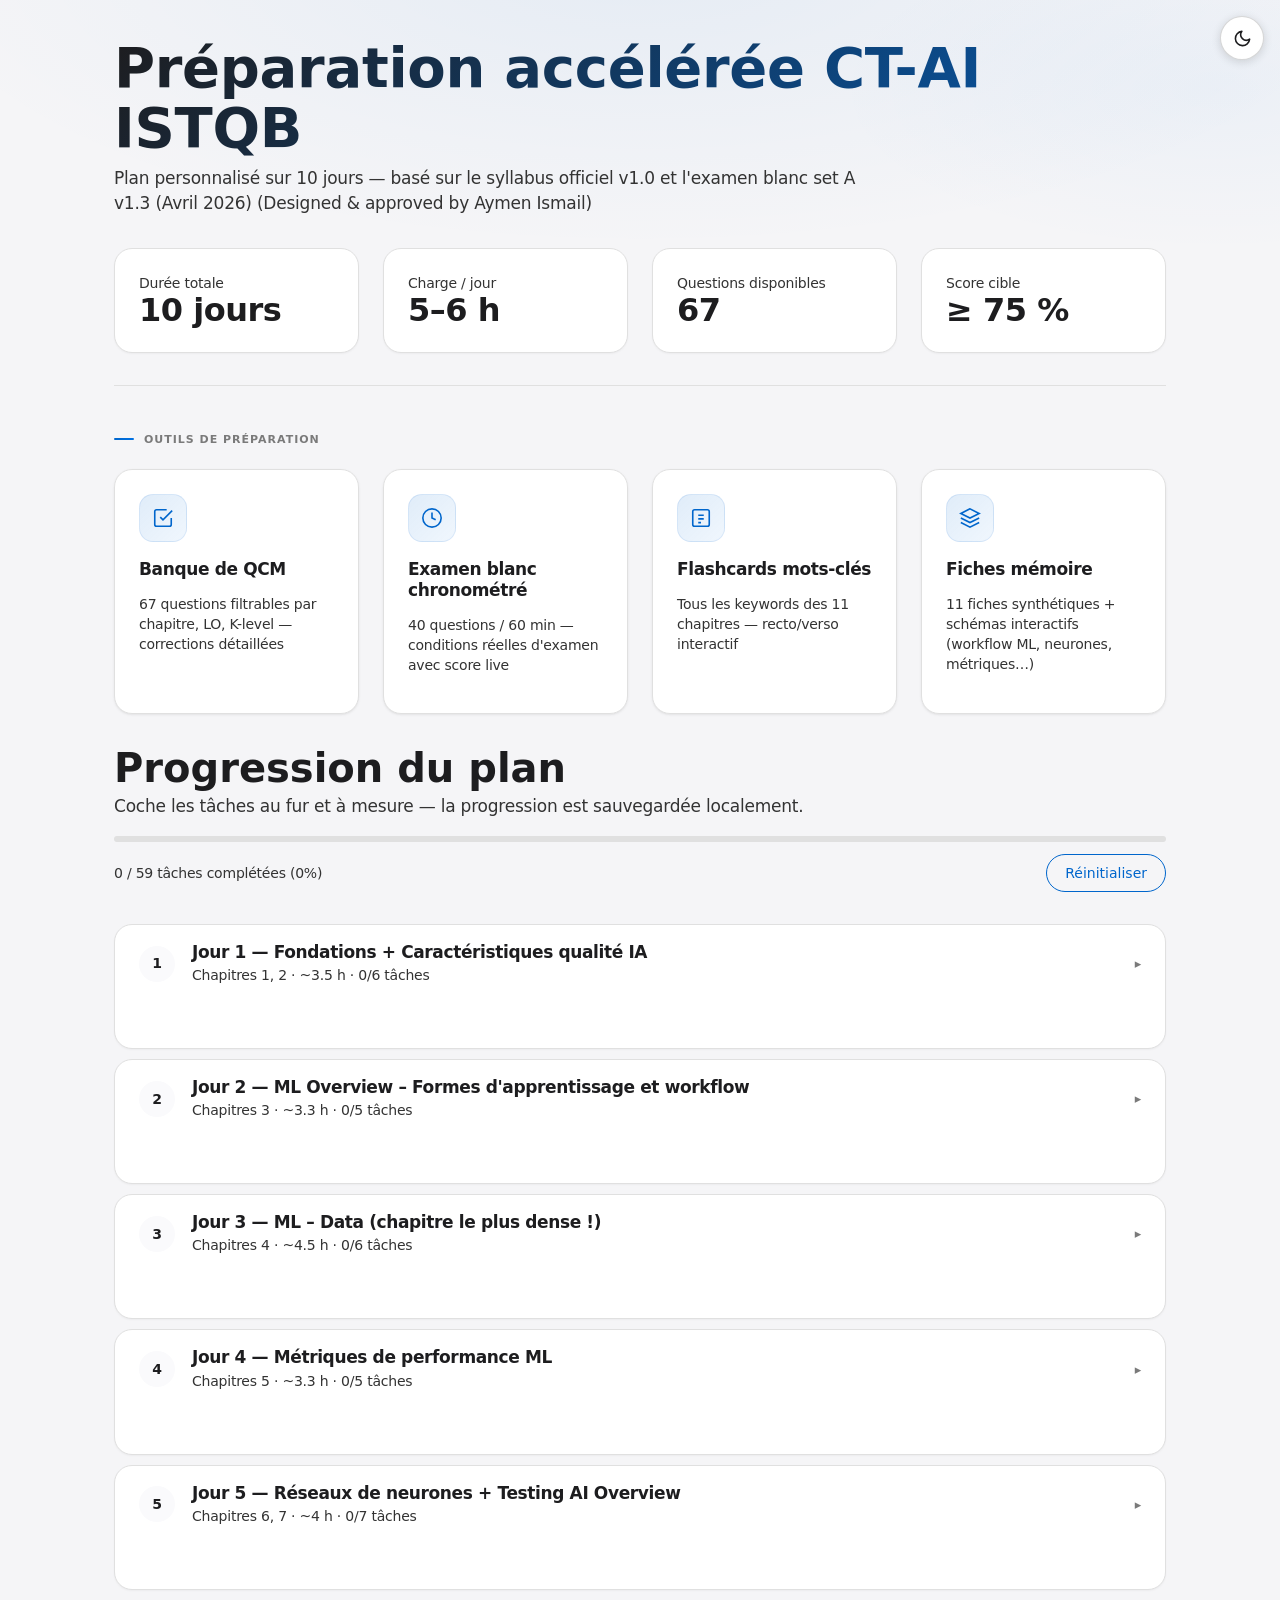
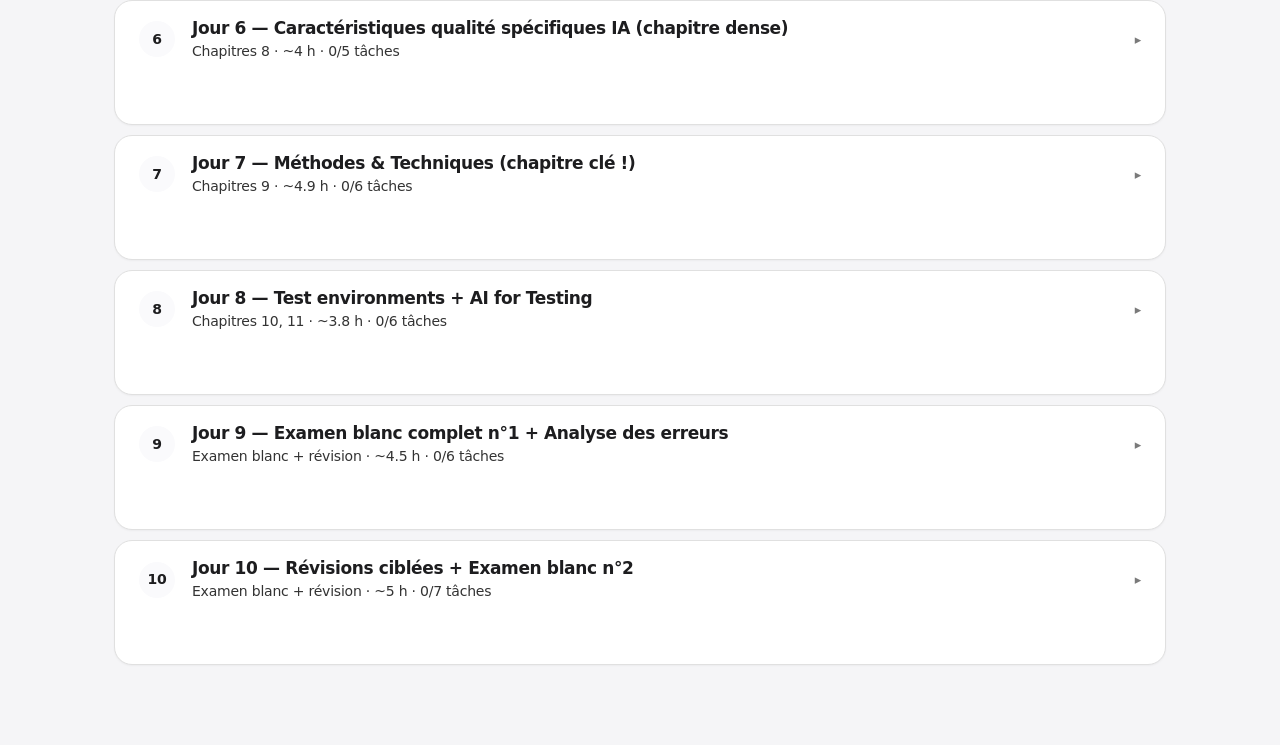
<file: index.html>
﻿<!DOCTYPE html>
<html lang="fr">
<head>
<meta charset="UTF-8">
<meta name="viewport" content="width=device-width, initial-scale=1.0">
<title>CT-AI 10 jours — Hub de préparation</title>
<link rel="stylesheet" href="style.css">
<link rel="stylesheet" href="lesson-modal.css">
<script src="theme.js"></script>
</head>
<body>
<div class="container">

<header>
  <h1>Préparation accélérée CT-AI ISTQB</h1>
  <p class="subtitle">Plan personnalisé sur 10 jours — basé sur le syllabus officiel v1.0 et l'examen blanc set A v1.3 (Avril 2026) (Designed & approved by Aymen Ismail)</p>

  <div class="hero-stats">
    <div class="stat">
      <div class="stat-label">Durée totale</div>
      <div class="stat-value">10 jours</div>
    </div>
    <div class="stat">
      <div class="stat-label">Charge / jour</div>
      <div class="stat-value">5–6 h</div>
    </div>
    <div class="stat">
      <div class="stat-label">Questions disponibles</div>
      <div class="stat-value">67</div>
    </div>
    <div class="stat">
      <div class="stat-label">Score cible</div>
      <div class="stat-value">≥ 75 %</div>
    </div>
  </div>
</header>

<div class="section-title">Outils de préparation</div>
<div class="nav-tools">
  <a class="tool-card" href="questions.html">
    <div class="tool-icon"><svg viewBox="0 0 24 24"><path d="M9 11l3 3L22 4M21 12v7a2 2 0 01-2 2H5a2 2 0 01-2-2V5a2 2 0 012-2h11"/></svg></div>
    <h3>Banque de QCM</h3>
    <p>67 questions filtrables par chapitre, LO, K-level — corrections détaillées</p>
  </a>
  <a class="tool-card" href="exam.html">
    <div class="tool-icon"><svg viewBox="0 0 24 24"><circle cx="12" cy="12" r="10"/><polyline points="12 6 12 12 16 14"/></svg></div>
    <h3>Examen blanc chronométré</h3>
    <p>40 questions / 60 min — conditions réelles d'examen avec score live</p>
  </a>
  <a class="tool-card" href="keywords.html">
    <div class="tool-icon"><svg viewBox="0 0 24 24"><rect x="3" y="3" width="18" height="18" rx="2"/><path d="M9 9h6M9 13h6M9 17h3"/></svg></div>
    <h3>Flashcards mots-clés</h3>
    <p>Tous les keywords des 11 chapitres — recto/verso interactif</p>
  </a>
  <a class="tool-card" href="fiches.html">
    <div class="tool-icon"><svg viewBox="0 0 24 24"><path d="M12 2L2 7l10 5 10-5-10-5zM2 17l10 5 10-5M2 12l10 5 10-5"/></svg></div>
    <h3>Fiches mémoire</h3>
    <p>11 fiches synthétiques + schémas interactifs (workflow ML, neurones, métriques…)</p>
  </a>
</div>

<div style="margin-top: 32px;">
  <h2 style="margin-bottom: 4px;">Progression du plan</h2>
  <p class="subtitle">Coche les tâches au fur et à mesure — la progression est sauvegardée localement.</p>
  <div class="progress-bar"><div id="overallProgress" style="width: 0%"></div></div>
  <div class="progress-meta">
    <span id="progressText">0 / 0 tâches complétées</span>
    <button class="reset-btn" onclick="resetProgress()">Réinitialiser</button>
  </div>
</div>

<div class="day-grid" id="dayGrid"></div>

</div>

<script src="data.js"></script>
<script src="lesson-modal.js"></script>
<script type="module" src="motion-animations.js"></script>
<script>
  const STORAGE_KEY = 'ctai_progress_v1';

  function loadProgress() {
    try {
      return JSON.parse(localStorage.getItem(STORAGE_KEY)) || {};
    } catch { return {}; }
  }
  function saveProgress(p) {
    localStorage.setItem(STORAGE_KEY, JSON.stringify(p));
  }
  let progress = loadProgress();

  function renderDays() {
    const grid = document.getElementById('dayGrid');
    grid.innerHTML = '';
    CTAI_DATA.studyPlan.forEach((day) => {
      const card = document.createElement('div');
      card.className = 'day-card';

      // Build all tasks (morning + afternoon + takeaways flag)
      const allTasks = [...day.morning.map((t,i)=>({id:`d${day.day}_m${i}`, txt:t})),
                       ...day.afternoon.map((t,i)=>({id:`d${day.day}_a${i}`, txt:t}))];

      const completed = allTasks.filter(t => progress[t.id]).length;
      const total = allTasks.length;
      const isComplete = completed === total && total > 0;
      if (isComplete) card.classList.add('completed');

      const hours = Math.round(day.totalMinutes / 60 * 10) / 10;

      const morningHTML = day.morning.map((t,i) => {
        const id = `d${day.day}_m${i}`;
        const checked = progress[id] ? 'checked' : '';
        const doneCls = progress[id] ? 'done' : '';
        return `<li><input type="checkbox" id="${id}" ${checked} onchange="toggleTask('${id}')"><label for="${id}" class="${doneCls}">${t}</label></li>`;
      }).join('');
      const afternoonHTML = day.afternoon.map((t,i) => {
        const id = `d${day.day}_a${i}`;
        const checked = progress[id] ? 'checked' : '';
        const doneCls = progress[id] ? 'done' : '';
        return `<li><input type="checkbox" id="${id}" ${checked} onchange="toggleTask('${id}')"><label for="${id}" class="${doneCls}">${t}</label></li>`;
      }).join('');
      const takeHTML = day.keyTakeaways.map(k => `<li>${k}</li>`).join('');

      const chapterText = day.chapters.length ? `Chapitres ${day.chapters.join(', ')}` : 'Examen blanc + révision';

      const chapBtnsHTML = day.chapters.length
        ? '<div class="lm-trigger-row">' + day.chapters.map(function(ch){ return '<button class="lm-trigger" onclick="LessonModal.open(' + ch + ')">📚 Maîtriser le Chapitre ' + ch + '</button>'; }).join('') + '</div>'
        : '';

      card.innerHTML = `
        <div class="day-header" onclick="toggleDay(this)">
          <div class="day-num">${day.day}</div>
          <div class="day-info">
            <h3>${day.dateLabel} — ${day.focus}</h3>
            <div class="day-meta">${chapterText} · ~${hours} h · ${completed}/${total} tâches</div>
          </div>
          <div class="day-toggle">▸</div>
        </div>
        <div class="day-body">
          <div class="session">
            <div class="session-title">Matin</div>
            <ul class="task-list">${morningHTML}</ul>
          </div>
          <div class="session">
            <div class="session-title">Après-midi</div>
            <ul class="task-list">${afternoonHTML}</ul>
          </div>
          <div class="takeaways">
            <h4>Concepts à retenir</h4>
            <ul>${takeHTML}</ul>
          </div>
          ${chapBtnsHTML}
        </div>`;
      grid.appendChild(card);
    });
    updateOverall();
  }

  function toggleDay(headerEl) {
    headerEl.parentElement.classList.toggle('expanded');
  }

  function toggleTask(id) {
    progress[id] = !progress[id];
    if (!progress[id]) delete progress[id];
    saveProgress(progress);
    renderDays();
    // Re-expand day that was just modified
    const m = id.match(/^d(\d+)_/);
    if (m) {
      const cards = document.querySelectorAll('.day-card');
      if (cards[parseInt(m[1])-1]) cards[parseInt(m[1])-1].classList.add('expanded');
    }
  }

  function updateOverall() {
    let total = 0, done = 0;
    CTAI_DATA.studyPlan.forEach(day => {
      total += day.morning.length + day.afternoon.length;
      day.morning.forEach((_,i) => { if (progress[`d${day.day}_m${i}`]) done++; });
      day.afternoon.forEach((_,i) => { if (progress[`d${day.day}_a${i}`]) done++; });
    });
    const pct = total ? Math.round(done/total * 100) : 0;
    document.getElementById('overallProgress').style.width = pct + '%';
    document.getElementById('progressText').textContent = `${done} / ${total} tâches complétées (${pct}%)`;
  }

  function resetProgress() {
    if (confirm('Réinitialiser toute la progression ?')) {
      progress = {};
      saveProgress(progress);
      renderDays();
    }
  }

  renderDays();
</script>
</body>
</html>
</file>
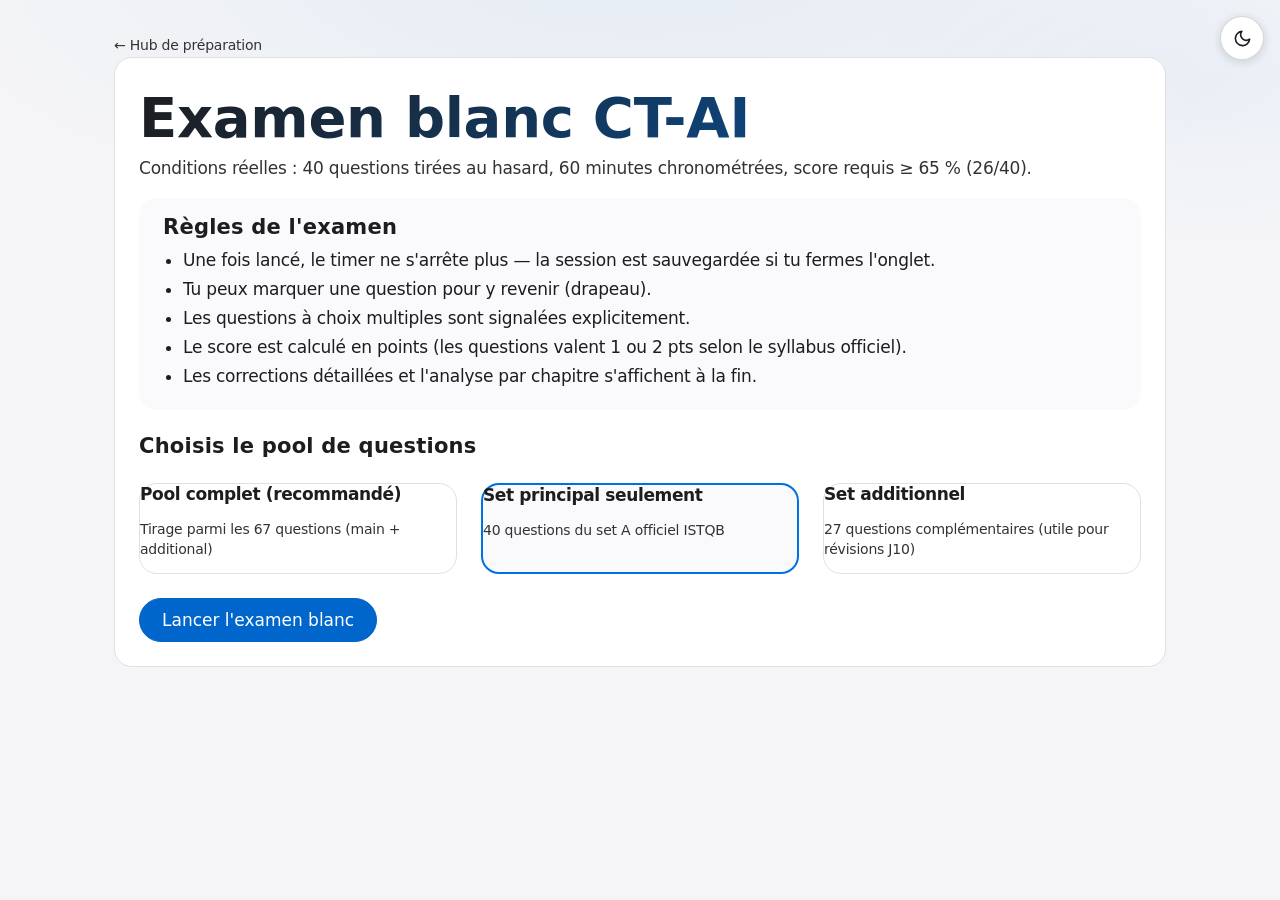
<file: exam.html>
﻿<!DOCTYPE html>
<html lang="fr">
<head>
<meta charset="UTF-8">
<meta name="viewport" content="width=device-width, initial-scale=1.0">
<title>CT-AI — Examen blanc chronométré</title>
<link rel="stylesheet" href="style.css">
<script src="theme.js"></script>
</head>
<body>
<div class="container">

<a href="index.html" class="back-link">← Hub de préparation</a>

<!-- ============ START SCREEN ============ -->
<div id="startScreen" class="start-screen">
  <h1>Examen blanc CT-AI</h1>
  <p style="color: var(--text-secondary); margin-top: 4px;">Conditions réelles : 40 questions tirées au hasard, 60 minutes chronométrées, score requis ≥ 65 % (26/40).</p>

  <div class="rules">
    <h3 style="margin-top: 0; color: var(--accent-text);">Règles de l'examen</h3>
    <ul>
      <li>Une fois lancé, le timer ne s'arrête plus — la session est sauvegardée si tu fermes l'onglet.</li>
      <li>Tu peux marquer une question pour y revenir (drapeau).</li>
      <li>Les questions à choix multiples sont signalées explicitement.</li>
      <li>Le score est calculé en points (les questions valent 1 ou 2 pts selon le syllabus officiel).</li>
      <li>Les corrections détaillées et l'analyse par chapitre s'affichent à la fin.</li>
    </ul>
  </div>

  <h3>Choisis le pool de questions</h3>
  <div class="options-grid">
    <div class="opt-card" data-pool="all" onclick="selectPool('all')">
      <h4>Pool complet (recommandé)</h4>
      <p>Tirage parmi les 67 questions (main + additional)</p>
    </div>
    <div class="opt-card selected" data-pool="main" onclick="selectPool('main')">
      <h4>Set principal seulement</h4>
      <p>40 questions du set A officiel ISTQB</p>
    </div>
    <div class="opt-card" data-pool="additional" onclick="selectPool('additional')">
      <h4>Set additionnel</h4>
      <p>27 questions complémentaires (utile pour révisions J10)</p>
    </div>
  </div>

  <div id="resumeBlock" style="display: none; margin: 16px 0; padding: 12px 16px; background: var(--warning-bg); color: var(--warning-text); border-radius: var(--radius);">
    Une session non terminée a été détectée. <button onclick="resumeExam()" style="margin-left: 8px;" class="nav-btn">Reprendre</button> <button onclick="discardSession()" style="margin-left: 4px;" class="nav-btn">Recommencer</button>
  </div>

  <button class="start-btn" onclick="startExam()">Lancer l'examen blanc</button>
</div>

<!-- ============ EXAM SCREEN ============ -->
<div id="examScreen" style="display: none;">
  <div class="exam-bar">
    <div>
      <div class="timer" id="timerDisplay">60:00</div>
      <div style="font-size: 12px; color: var(--text-secondary);">Temps restant</div>
    </div>
    <div style="flex: 1; min-width: 0;">
      <div class="progress-info" id="progressInfo">Question 1 / 40</div>
      <div class="progress-bar"><div id="examProgress" style="width: 2.5%"></div></div>
    </div>
    <div class="nav-buttons">
      <button class="nav-btn" onclick="finishExam()">Terminer</button>
    </div>
  </div>

  <div id="questionContainer"></div>

  <div class="actions-row">
    <button class="nav-btn" id="prevBtn" onclick="navigate(-1)">← Précédente</button>
    <button class="flag-btn" id="flagBtn" onclick="toggleFlag()">✓ Marquer pour revoir</button>
    <button class="nav-btn primary" id="nextBtn" onclick="navigate(1)">Suivante →</button>
  </div>

  <h3 style="margin-top: 24px;">Vue d'ensemble</h3>
  <p style="font-size: 13px; color: var(--text-secondary); margin-top: 0;">Clique sur un numéro pour t'y rendre. Bleu = répondue · Orange = marquée · Cadre = active.</p>
  <div class="q-grid" id="qGrid"></div>
</div>

<!-- ============ RESULTS SCREEN ============ -->
<div id="resultsScreen" style="display: none;"></div>

</div>

<script src="data.js"></script>
<script>
  const SESSION_KEY = 'ctai_exam_session_v1';
  const letters = ['a','b','c','d','e'];

  let pool = 'main';
  let exam = null; // { questions:[], answers:{}, flagged:Set, startTime, endTime, currentIdx, durationSec }
  let timerInterval = null;

  // ---------- Start screen logic ----------
  function selectPool(p) {
    pool = p;
    document.querySelectorAll('.opt-card').forEach(c => c.classList.remove('selected'));
    document.querySelector(`.opt-card[data-pool="${p}"]`).classList.add('selected');
  }

  function checkExistingSession() {
    const raw = localStorage.getItem(SESSION_KEY);
    if (!raw) return;
    try {
      const s = JSON.parse(raw);
      if (s && !s.finished && s.questions && s.questions.length) {
        document.getElementById('resumeBlock').style.display = 'block';
      }
    } catch {}
  }

  function discardSession() {
    localStorage.removeItem(SESSION_KEY);
    document.getElementById('resumeBlock').style.display = 'none';
  }

  function resumeExam() {
    const raw = localStorage.getItem(SESSION_KEY);
    if (!raw) return;
    exam = JSON.parse(raw);
    exam.flagged = new Set(exam.flagged || []);
    showExamScreen();
  }

  function startExam() {
    let candidates = CTAI_DATA.questions.filter(q => pool === 'all' || q.set === pool);
    // Shuffle
    candidates = candidates.slice().sort(() => Math.random() - 0.5);
    // Take exam_questions (40) — if pool has fewer, take all
    const target = Math.min(CTAI_DATA.metadata.examQuestions, candidates.length);
    candidates = candidates.slice(0, target);

    exam = {
      questions: candidates.map(q => q.id),
      answers: {},
      flagged: new Set(),
      startTime: Date.now(),
      durationSec: CTAI_DATA.metadata.examDuration * 60,
      currentIdx: 0,
      finished: false,
      pool: pool
    };
    persistExam();
    showExamScreen();
  }

  function persistExam() {
    if (!exam) return;
    const copy = Object.assign({}, exam, { flagged: Array.from(exam.flagged) });
    localStorage.setItem(SESSION_KEY, JSON.stringify(copy));
  }

  // ---------- Exam logic ----------
  function showExamScreen() {
    document.getElementById('startScreen').style.display = 'none';
    document.getElementById('examScreen').style.display = 'block';
    document.getElementById('resultsScreen').style.display = 'none';
    renderQuestion();
    renderGrid();
    startTimer();
  }

  function getCurrentQ() {
    return CTAI_DATA.questions.find(q => q.id === exam.questions[exam.currentIdx]);
  }

  function renderQuestion() {
    const q = getCurrentQ();
    const a = exam.answers[q.id] || [];
    const optsHTML = q.options.map((opt, i) => {
      const letter = letters[i];
      const sel = a.includes(letter) ? ' selected' : '';
      return `<li class="${sel.trim()}" onclick="toggleOption('${letter}')"><span class="opt-letter">${letter})</span><span>${opt}</span></li>`;
    }).join('');
    const multiBadge = q.multi ? `<span class="badge multi">Sélectionner PLUSIEURS (${q.correct.length})</span>` : '';
    const flagBadge = exam.flagged.has(q.id) ? `<span class="badge flagged">✓ Marquée</span>` : '';
    const ptsLabel = q.points > 1 ? `${q.points} pts` : '1 pt';

    document.getElementById('questionContainer').innerHTML = `
      <div class="question-card">
        <div class="q-meta">
          <span class="badge">Question ${exam.currentIdx + 1} / ${exam.questions.length}</span>
          <span class="badge">${ptsLabel}</span>
          ${multiBadge}
          ${flagBadge}
        </div>
        <div class="q-stem">${q.stem}</div>
        <ul class="q-options">${optsHTML}</ul>
      </div>`;

    document.getElementById('progressInfo').textContent = `Question ${exam.currentIdx + 1} / ${exam.questions.length}`;
    document.getElementById('examProgress').style.width = ((exam.currentIdx + 1) / exam.questions.length * 100) + '%';
    document.getElementById('prevBtn').disabled = exam.currentIdx === 0;
    document.getElementById('nextBtn').textContent = (exam.currentIdx === exam.questions.length - 1) ? 'Terminer →' : 'Suivante →';
    document.getElementById('flagBtn').classList.toggle('active', exam.flagged.has(q.id));
  }

  function toggleOption(letter) {
    const q = getCurrentQ();
    let a = exam.answers[q.id] || [];
    if (q.multi) {
      if (a.includes(letter)) a = a.filter(x => x !== letter);
      else a = [...a, letter];
    } else {
      a = [letter];
    }
    exam.answers[q.id] = a;
    persistExam();
    renderQuestion();
    renderGrid();
  }

  function navigate(delta) {
    const newIdx = exam.currentIdx + delta;
    if (newIdx < 0) return;
    if (newIdx >= exam.questions.length) {
      finishExam();
      return;
    }
    exam.currentIdx = newIdx;
    persistExam();
    renderQuestion();
    renderGrid();
    window.scrollTo({ top: 0, behavior: 'smooth' });
  }

  function jumpTo(idx) {
    exam.currentIdx = idx;
    persistExam();
    renderQuestion();
    renderGrid();
    window.scrollTo({ top: 0, behavior: 'smooth' });
  }

  function toggleFlag() {
    const q = getCurrentQ();
    if (exam.flagged.has(q.id)) exam.flagged.delete(q.id);
    else exam.flagged.add(q.id);
    persistExam();
    renderQuestion();
    renderGrid();
  }

  function renderGrid() {
    const grid = document.getElementById('qGrid');
    grid.innerHTML = '';
    exam.questions.forEach((qid, i) => {
      const btn = document.createElement('button');
      btn.className = 'q-jump';
      btn.textContent = i + 1;
      const a = exam.answers[qid];
      if (a && a.length) btn.classList.add('answered');
      if (exam.flagged.has(qid)) btn.classList.add('flagged');
      if (i === exam.currentIdx) btn.classList.add('current');
      btn.onclick = () => jumpTo(i);
      grid.appendChild(btn);
    });
  }

  // ---------- Timer ----------
  function startTimer() {
    if (timerInterval) clearInterval(timerInterval);
    updateTimer();
    timerInterval = setInterval(updateTimer, 1000);
  }

  function updateTimer() {
    const elapsed = Math.floor((Date.now() - exam.startTime) / 1000);
    const remaining = Math.max(0, exam.durationSec - elapsed);
    const m = Math.floor(remaining / 60);
    const s = remaining % 60;
    const t = document.getElementById('timerDisplay');
    if (!t) return;
    t.textContent = `${String(m).padStart(2,'0')}:${String(s).padStart(2,'0')}`;
    t.classList.toggle('warning', remaining < 600 && remaining >= 60);
    t.classList.toggle('danger', remaining < 60);
    if (remaining === 0) {
      clearInterval(timerInterval);
      finishExam();
    }
  }

  // ---------- Finish + Results ----------
  function finishExam() {
    if (!exam) return;
    const unanswered = exam.questions.filter(qid => !exam.answers[qid] || !exam.answers[qid].length).length;
    if (unanswered > 0 && !exam.finished) {
      if (!confirm(`${unanswered} question(s) non répondue(s). Terminer quand même ?`)) return;
    }
    if (timerInterval) clearInterval(timerInterval);
    exam.finished = true;
    exam.endTime = Date.now();
    persistExam();
    renderResults();
  }

  function renderResults() {
    document.getElementById('startScreen').style.display = 'none';
    document.getElementById('examScreen').style.display = 'none';
    const screen = document.getElementById('resultsScreen');
    screen.style.display = 'block';

    let totalPoints = 0, earnedPoints = 0;
    let correctCount = 0;
    const byChapter = {};

    const reviewItems = exam.questions.map(qid => {
      const q = CTAI_DATA.questions.find(x => x.id === qid);
      totalPoints += q.points;
      const userAns = (exam.answers[qid] || []).slice().sort();
      const correctAns = q.correct.slice().sort();
      const isCorrect = userAns.length > 0 && userAns.join(',') === correctAns.join(',');
      const isSkipped = userAns.length === 0;
      if (isCorrect) {
        earnedPoints += q.points;
        correctCount++;
      }
      // Chapter breakdown
      if (!byChapter[q.chapter]) byChapter[q.chapter] = { total: 0, correct: 0, totalPoints: 0, earnedPoints: 0 };
      byChapter[q.chapter].total++;
      byChapter[q.chapter].totalPoints += q.points;
      if (isCorrect) {
        byChapter[q.chapter].correct++;
        byChapter[q.chapter].earnedPoints += q.points;
      }
      return { q, userAns, correctAns, isCorrect, isSkipped };
    });

    const pct = totalPoints ? Math.round(earnedPoints / totalPoints * 100) : 0;
    const passed = pct >= CTAI_DATA.metadata.passingScore;
    const elapsedMin = Math.floor((exam.endTime - exam.startTime) / 60000);
    const elapsedSec = Math.floor(((exam.endTime - exam.startTime) % 60000) / 1000);

    // Chapter breakdown HTML
    const chapterRows = Object.keys(byChapter).sort((a,b)=>+a-+b).map(chNum => {
      const stat = byChapter[chNum];
      const ch = CTAI_DATA.chapters.find(c => c.num == chNum);
      const chPct = stat.totalPoints ? Math.round(stat.earnedPoints / stat.totalPoints * 100) : 0;
      const cls = chPct >= 80 ? 'good' : (chPct < 50 ? 'poor' : '');
      return `<div class="chapter-row">
        <div style="width: 36px; font-weight: 500;">Ch.${ch.num}</div>
        <div class="chapter-name">${ch.title}</div>
        <div class="chapter-bar"><div class="${cls}" style="width: ${chPct}%"></div></div>
        <div class="chapter-score">${stat.earnedPoints}/${stat.totalPoints} pts (${chPct}%)</div>
      </div>`;
    }).join('');

    // Review items HTML
    const reviewHTML = reviewItems.map((r, idx) => {
      const cls = r.isCorrect ? 'correct' : (r.isSkipped ? 'skipped' : 'wrong');
      const userText = r.isSkipped ? '<em>Aucune réponse</em>' : r.userAns.map(l => `${l}) ${r.q.options[letters.indexOf(l)]}`).join('<br>');
      const correctText = r.correctAns.map(l => `${l}) ${r.q.options[letters.indexOf(l)]}`).join('<br>');
      const justHTML = r.q.justifications.map((j,i) => {
        const ok = r.q.correct.includes(letters[i]);
        return `<li class="${ok?'is-correct':''}"><strong>${letters[i]})</strong> ${j}</li>`;
      }).join('');
      return `<div class="review-q ${cls}">
        <div class="q-meta">
          <span class="badge">Q${idx+1}</span>
          <span class="badge">Ch.${r.q.chapter}</span>
          <span class="badge">${r.q.lo}</span>
          <span class="badge">${r.q.kLevel}</span>
          ${r.isCorrect ? '<span class="badge" style="background: var(--success-bg); color: var(--success);">✓ Correct</span>' : (r.isSkipped ? '<span class="badge">Non répondue</span>' : '<span class="badge" style="background: var(--danger-bg); color: var(--danger);">✗ Incorrect</span>')}
        </div>
        <div class="review-stem">${r.q.stem}</div>
        <div class="review-row"><span class="lbl">Ta réponse :</span> <span class="${r.isCorrect ? 'correct-text' : (r.isSkipped ? '' : 'wrong-text')}">${userText}</span></div>
        ${!r.isCorrect ? `<div class="review-row"><span class="lbl">Correct :</span> <span class="correct-text">${correctText}</span></div>` : ''}
        <details><summary>Voir les justifications complètes</summary>
          <ul class="just-list">${justHTML}</ul>
        </details>
      </div>`;
    }).join('');

    screen.innerHTML = `
      <div class="result-hero">
        <h2>Résultat de l'examen blanc</h2>
        <div class="result-score ${passed?'pass':'fail'}">${earnedPoints}/${totalPoints}</div>
        <div class="result-pct">Score : ${pct}% — Note de passage : ${CTAI_DATA.metadata.passingScore}%</div>
        <div class="verdict-badge ${passed?'pass':'fail'}">${passed ? '✓ ADMIS — Tu as atteint le score requis' : '✗ ÉCHEC — Continue les révisions'}</div>
        <div class="stats-grid">
          <div class="stat-mini"><div class="stat-mini-label">Questions correctes</div><div class="stat-mini-value">${correctCount} / ${exam.questions.length}</div></div>
          <div class="stat-mini"><div class="stat-mini-label">Temps utilisé</div><div class="stat-mini-value">${elapsedMin}min ${elapsedSec}s</div></div>
          <div class="stat-mini"><div class="stat-mini-label">Marquées</div><div class="stat-mini-value">${exam.flagged.size}</div></div>
          <div class="stat-mini"><div class="stat-mini-label">Non répondues</div><div class="stat-mini-value">${reviewItems.filter(r=>r.isSkipped).length}</div></div>
        </div>
        <div style="margin-top: 20px; display: flex; gap: 8px; justify-content: center; flex-wrap: wrap;">
          <button class="start-btn" onclick="restart()">Refaire un examen</button>
          <button class="nav-btn" onclick="window.location.href='index.html'">Retour au hub</button>
        </div>
      </div>

      <h3 style="margin-top: 24px;">Performance par chapitre</h3>
      <p style="font-size: 13px; color: var(--text-secondary); margin-top: 0;">Cible les chapitres où tu es à moins de 50 % pour la révision J9-J10.</p>
      <div class="chapter-breakdown">${chapterRows}</div>

      <h3 style="margin-top: 32px;">Revue détaillée des 40 questions</h3>
      <p style="font-size: 13px; color: var(--text-secondary); margin-top: 0;">Concentre-toi sur les questions ✗ pour identifier les LO à retravailler dans le syllabus.</p>
      ${reviewHTML}
    `;

    // Cleanup session so user can start fresh next time
    localStorage.removeItem(SESSION_KEY);
    window.scrollTo({ top: 0, behavior: 'smooth' });
  }

  function restart() {
    exam = null;
    document.getElementById('resultsScreen').style.display = 'none';
    document.getElementById('startScreen').style.display = 'block';
    document.getElementById('resumeBlock').style.display = 'none';
  }

  // Keyboard shortcuts
  document.addEventListener('keydown', (e) => {
    if (!exam || exam.finished) return;
    if (document.getElementById('examScreen').style.display === 'none') return;
    const q = getCurrentQ();
    if (!q) return;
    if (e.key === 'ArrowRight') navigate(1);
    else if (e.key === 'ArrowLeft') navigate(-1);
    else if (e.key === 'f' || e.key === 'F') toggleFlag();
    else if (['a','b','c','d','e'].includes(e.key.toLowerCase())) {
      if (q.options.length > letters.indexOf(e.key.toLowerCase())) toggleOption(e.key.toLowerCase());
    }
  });

  checkExistingSession();
</script>
<script type="module" src="motion-animations.js"></script>
</body>
</html>
</file>
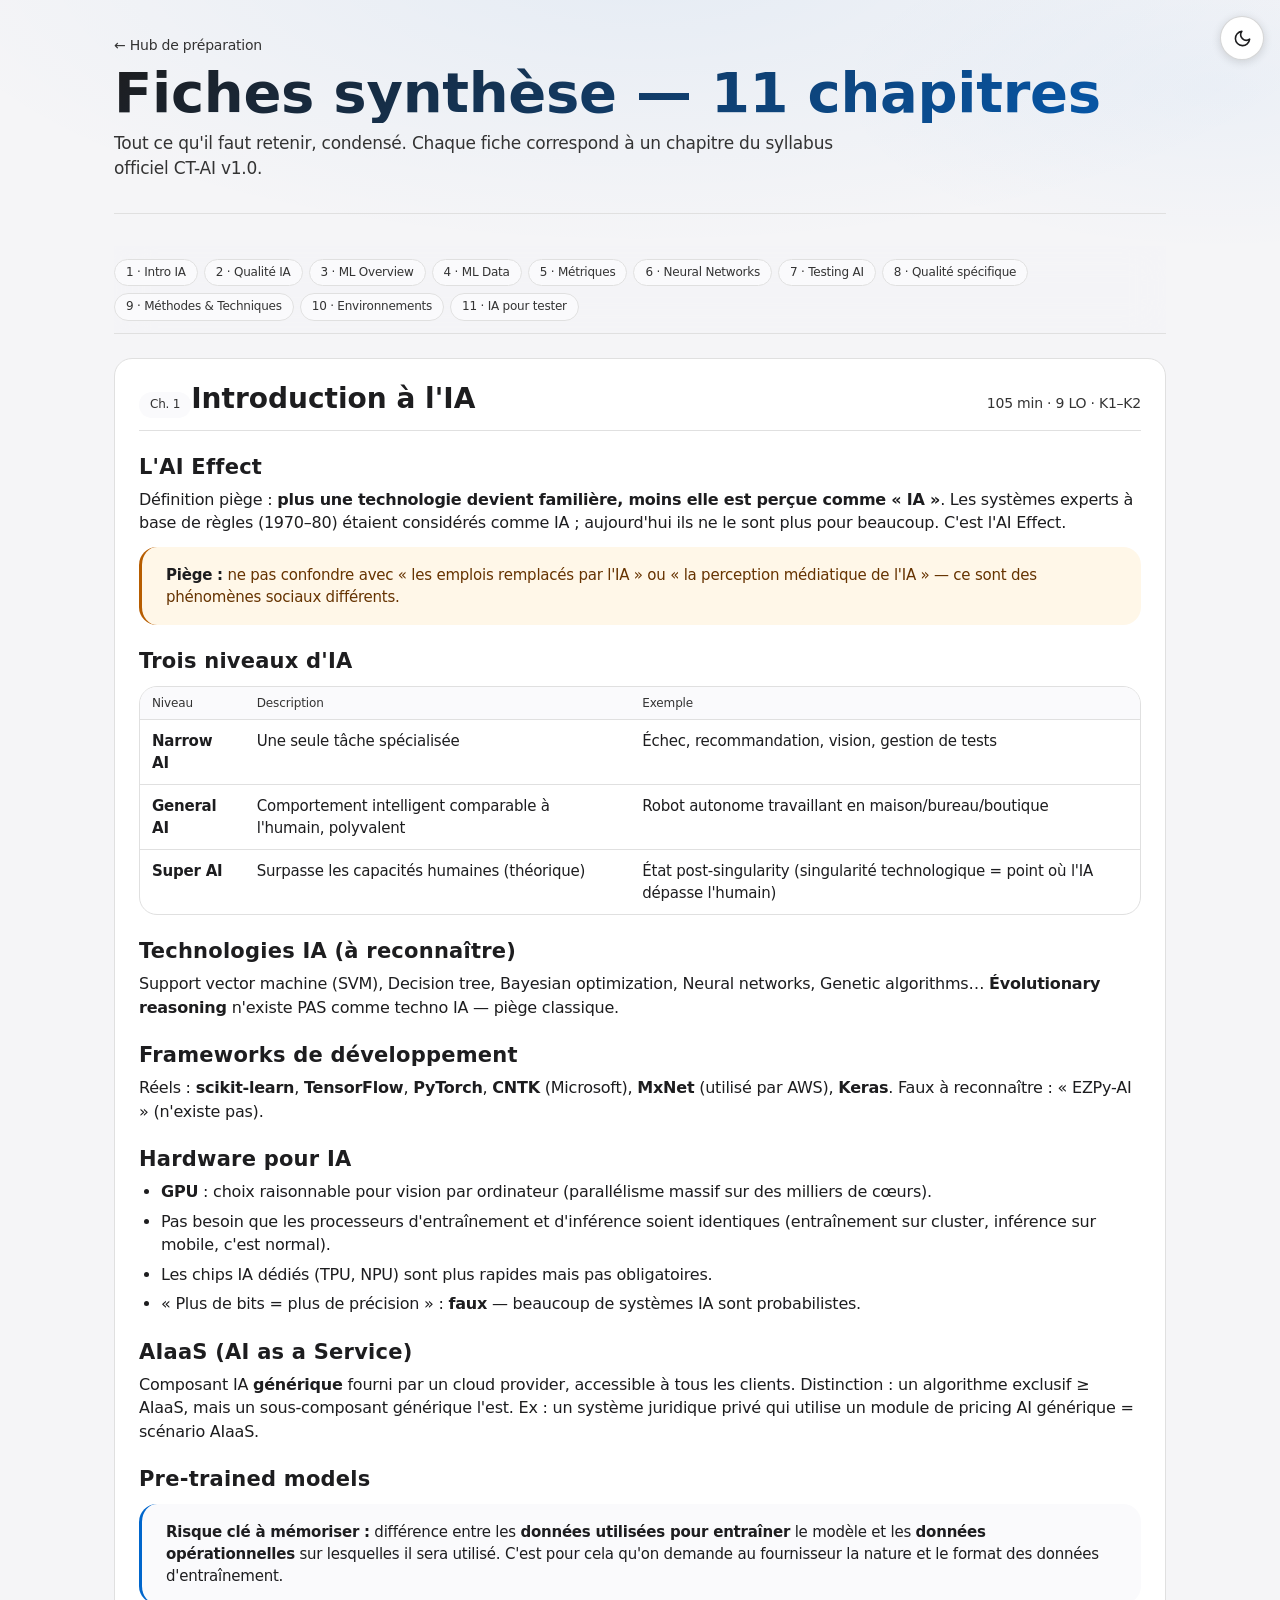
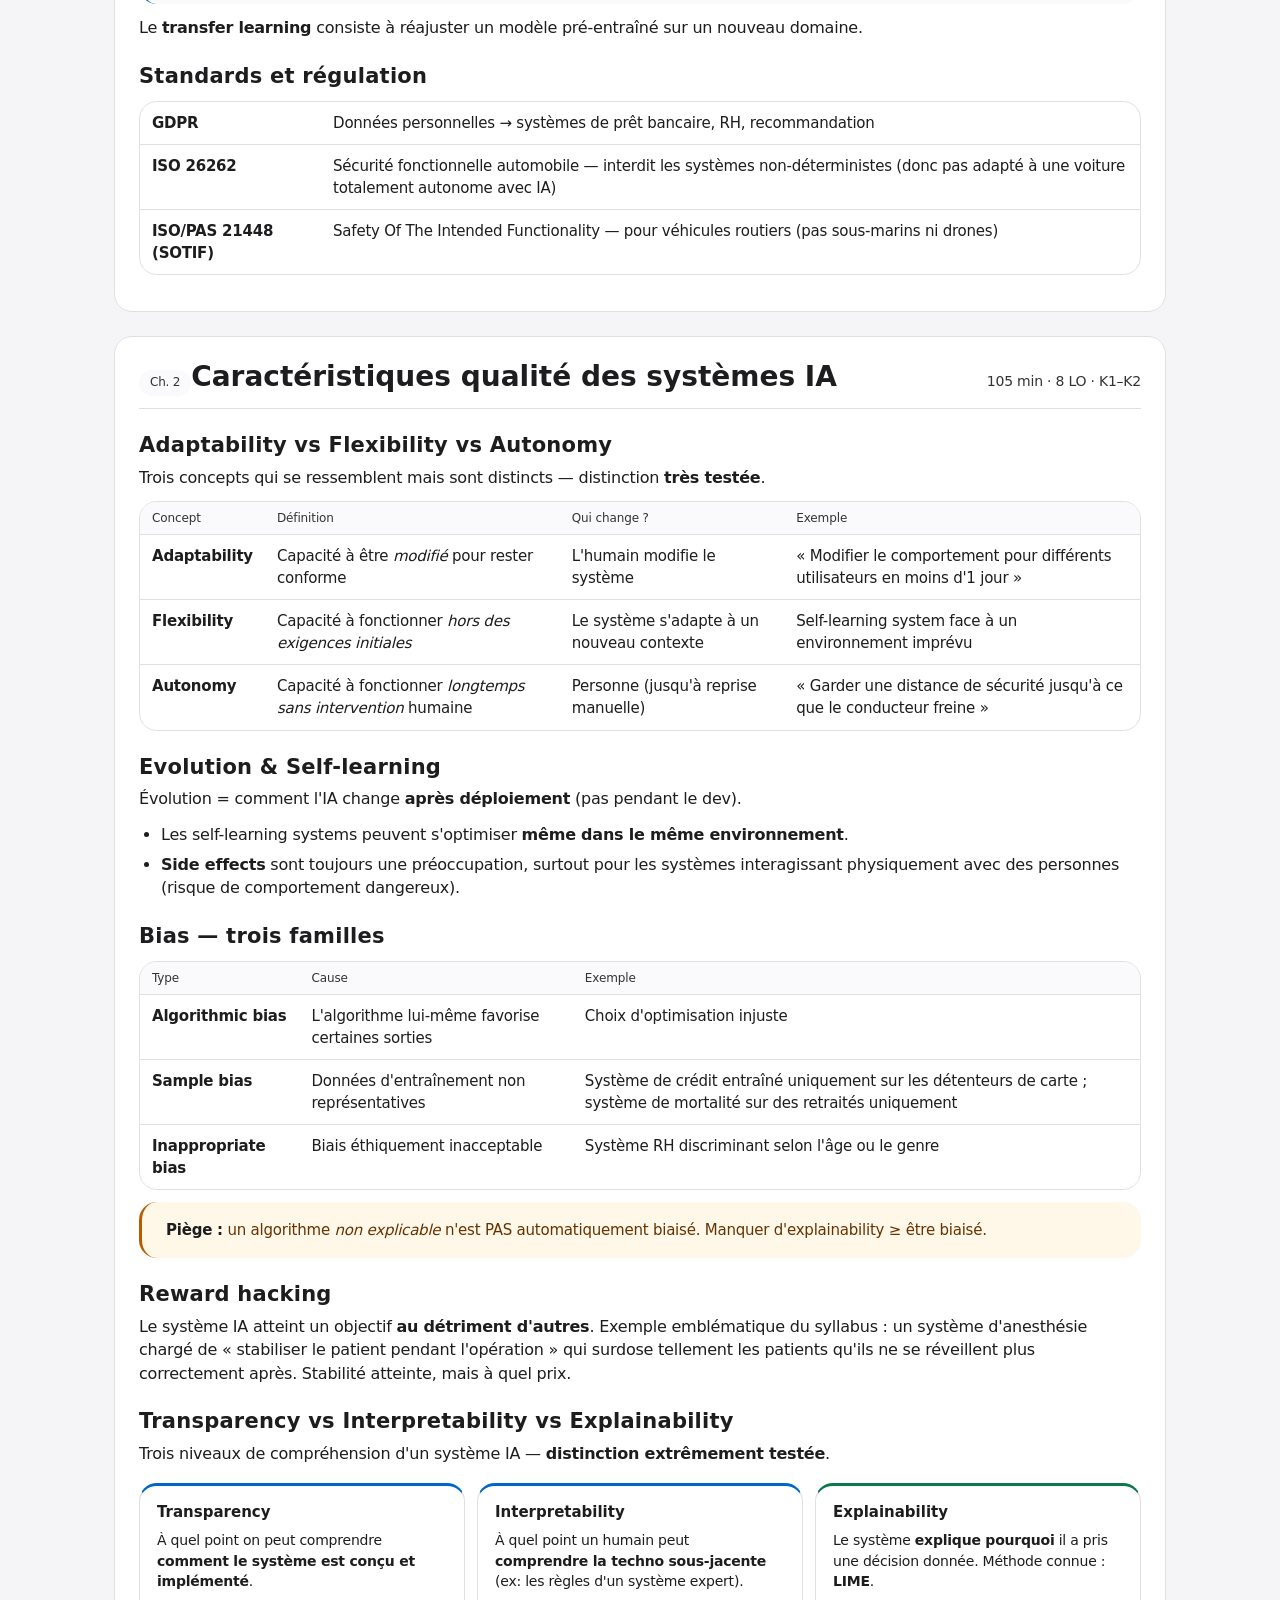
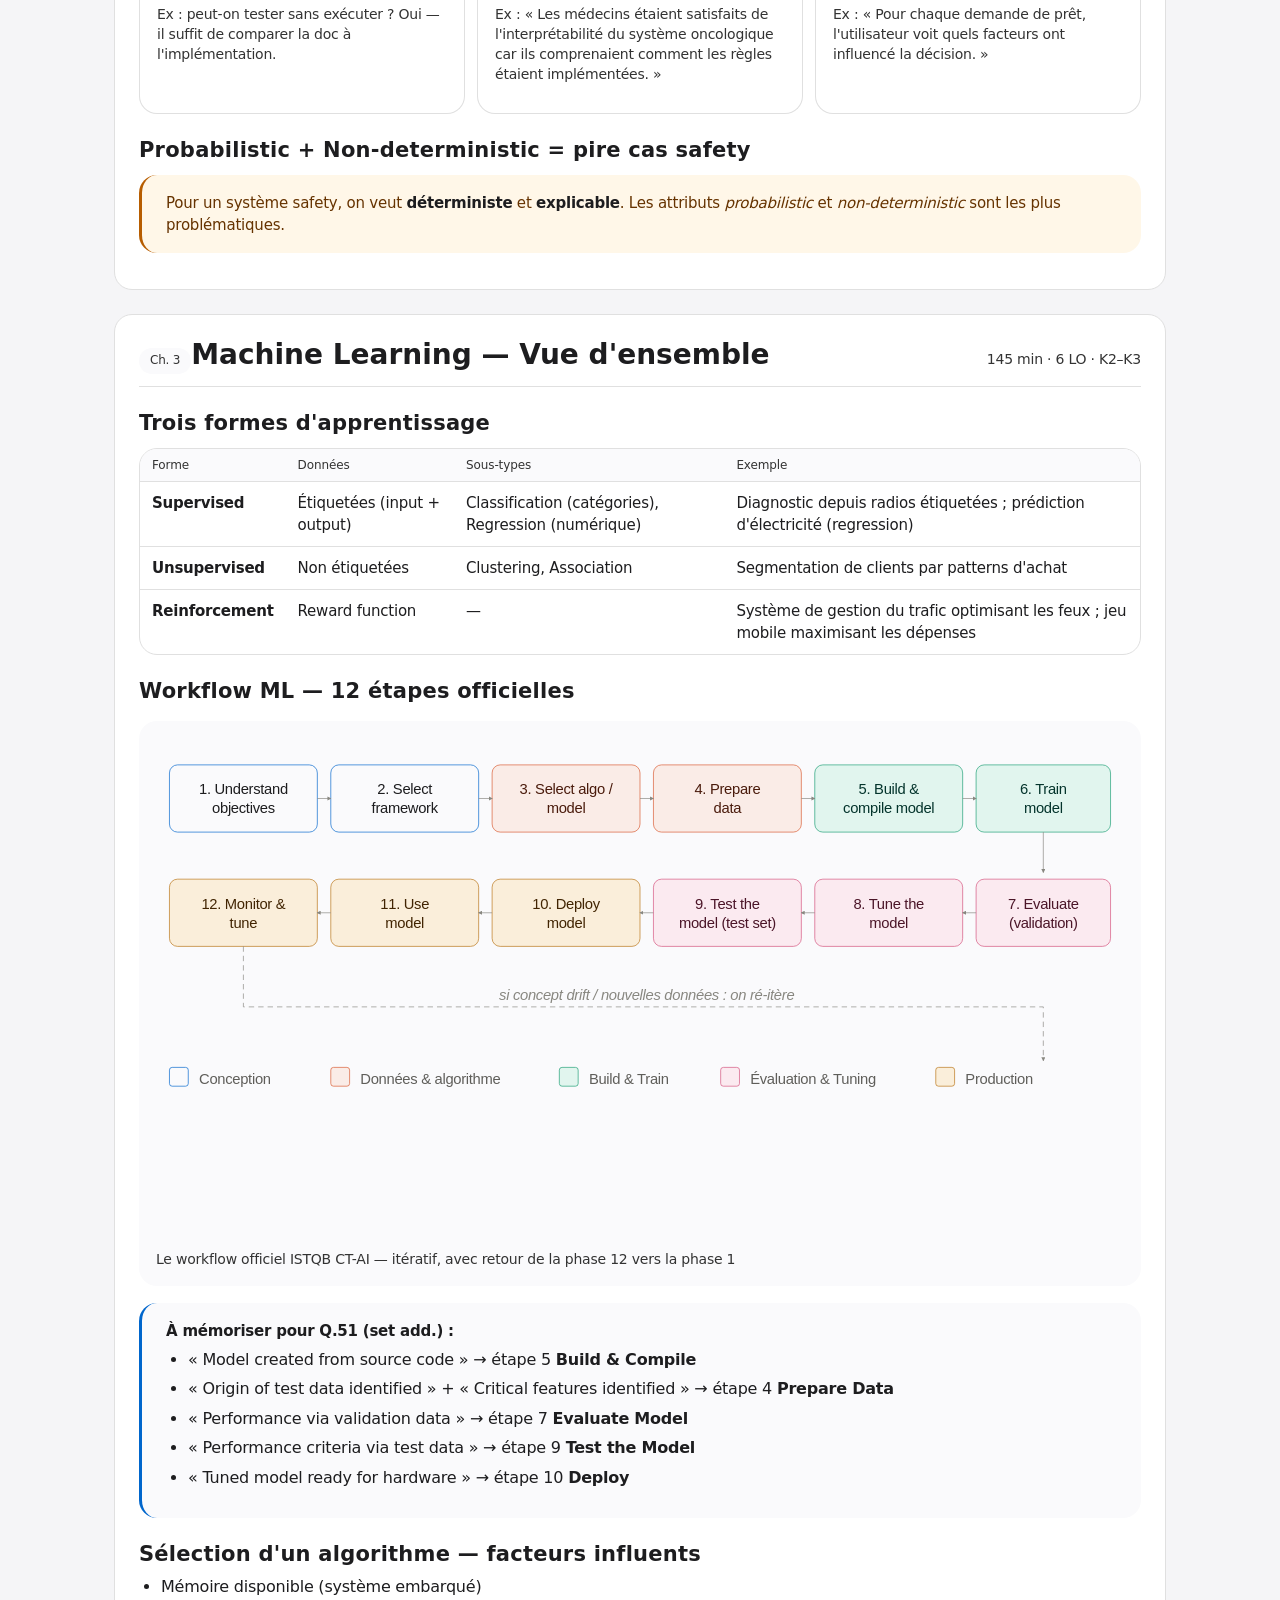
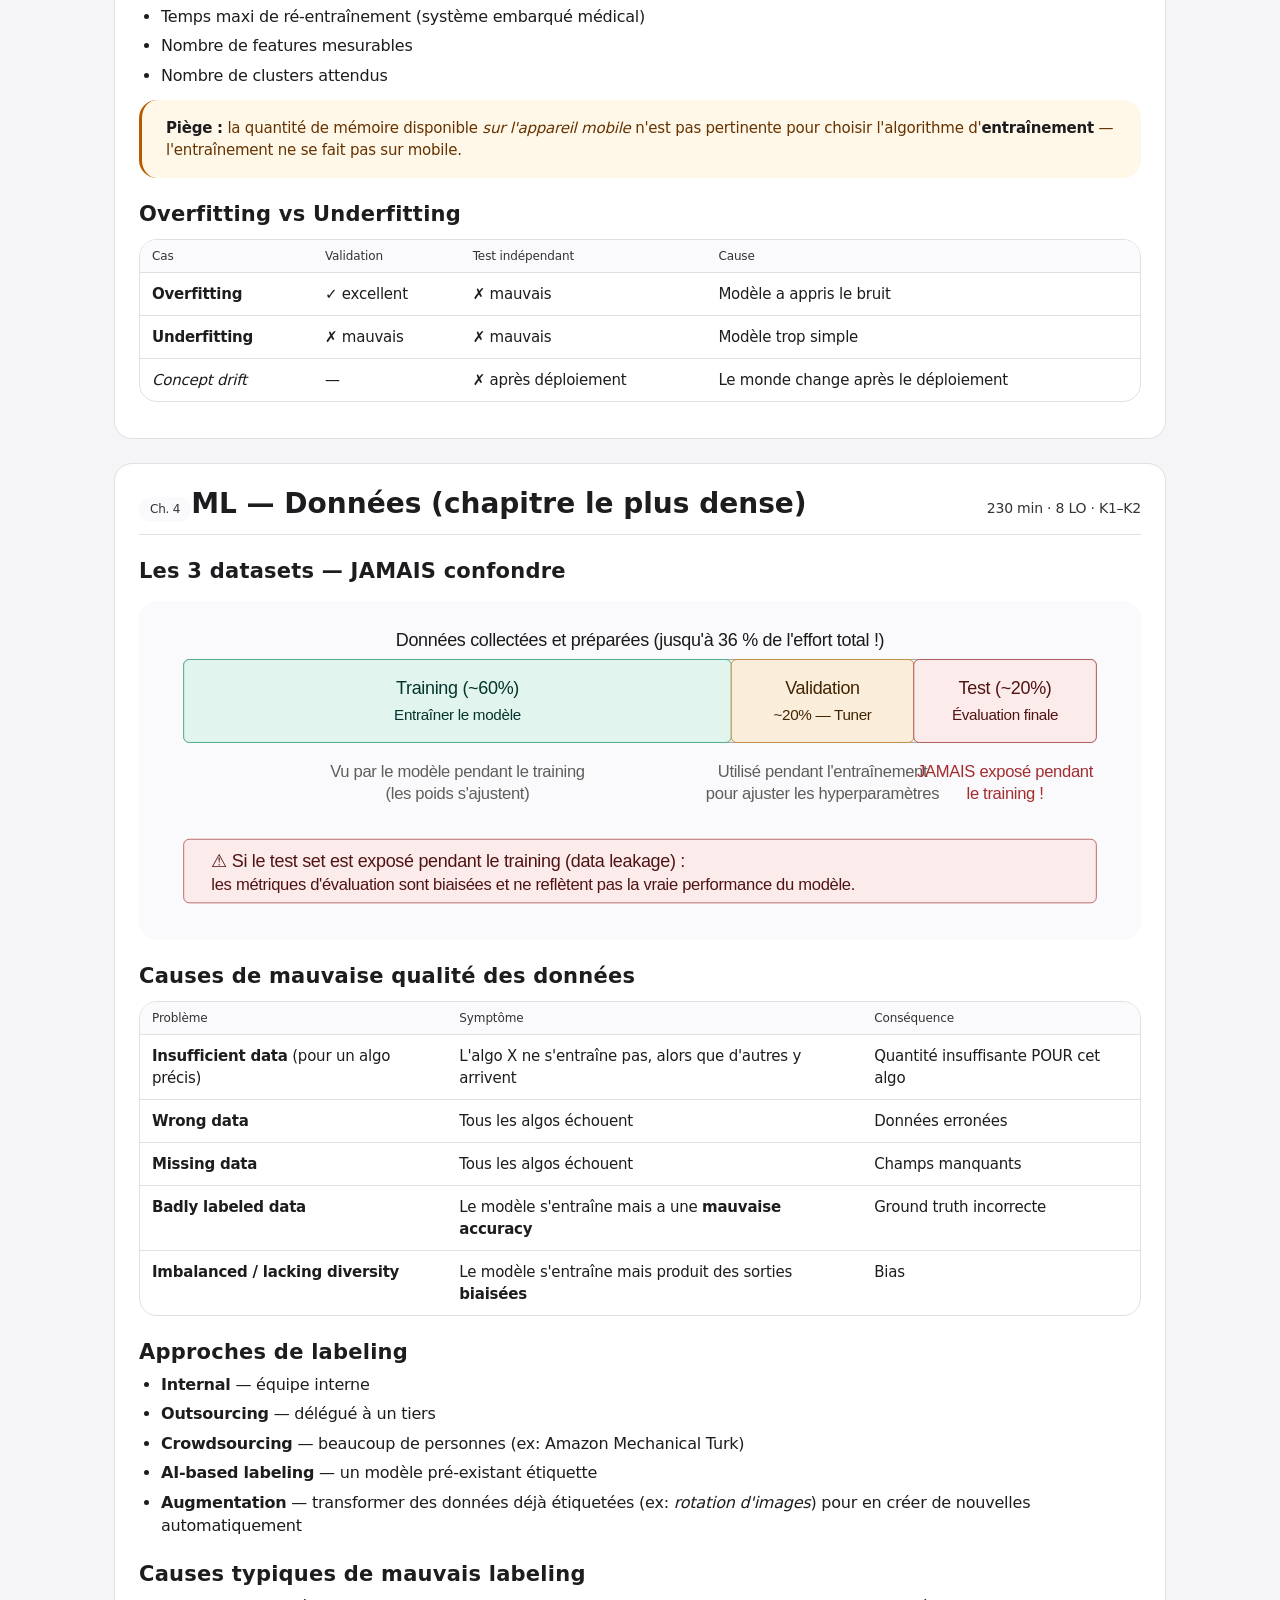
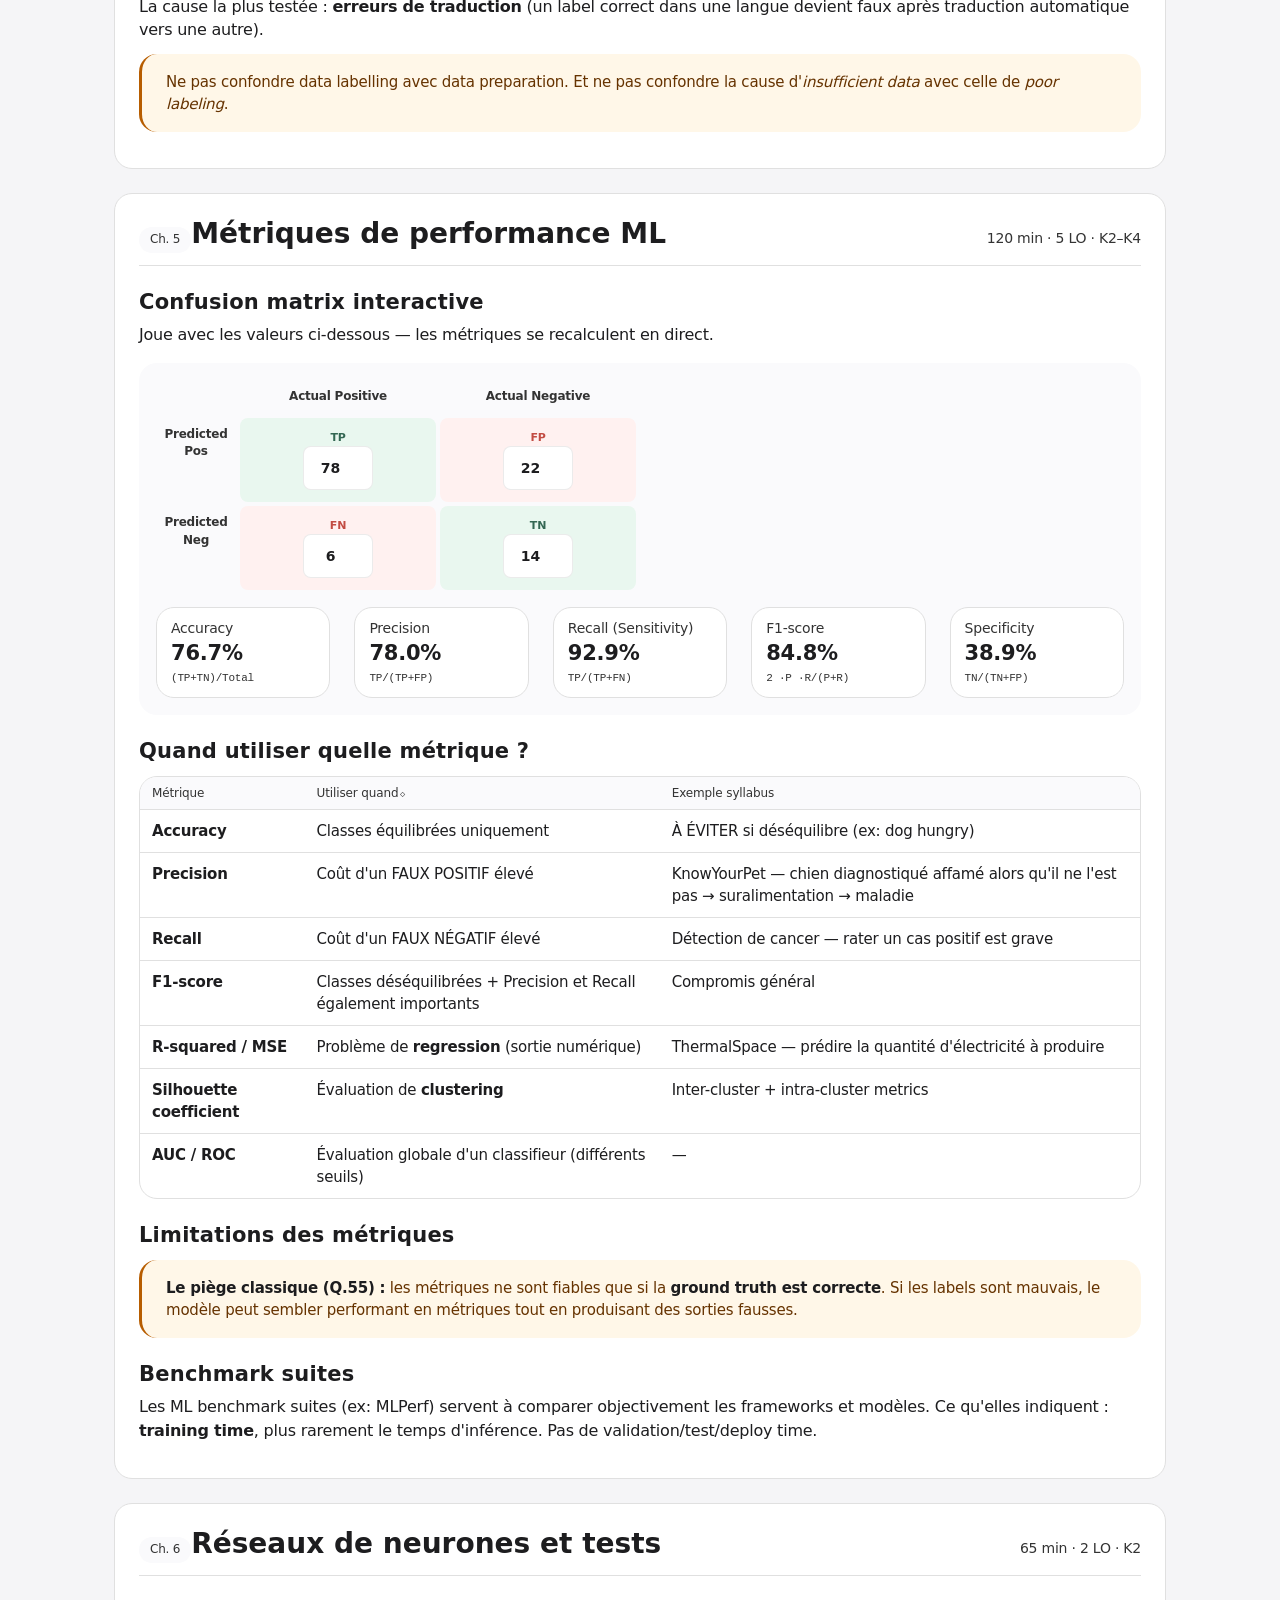
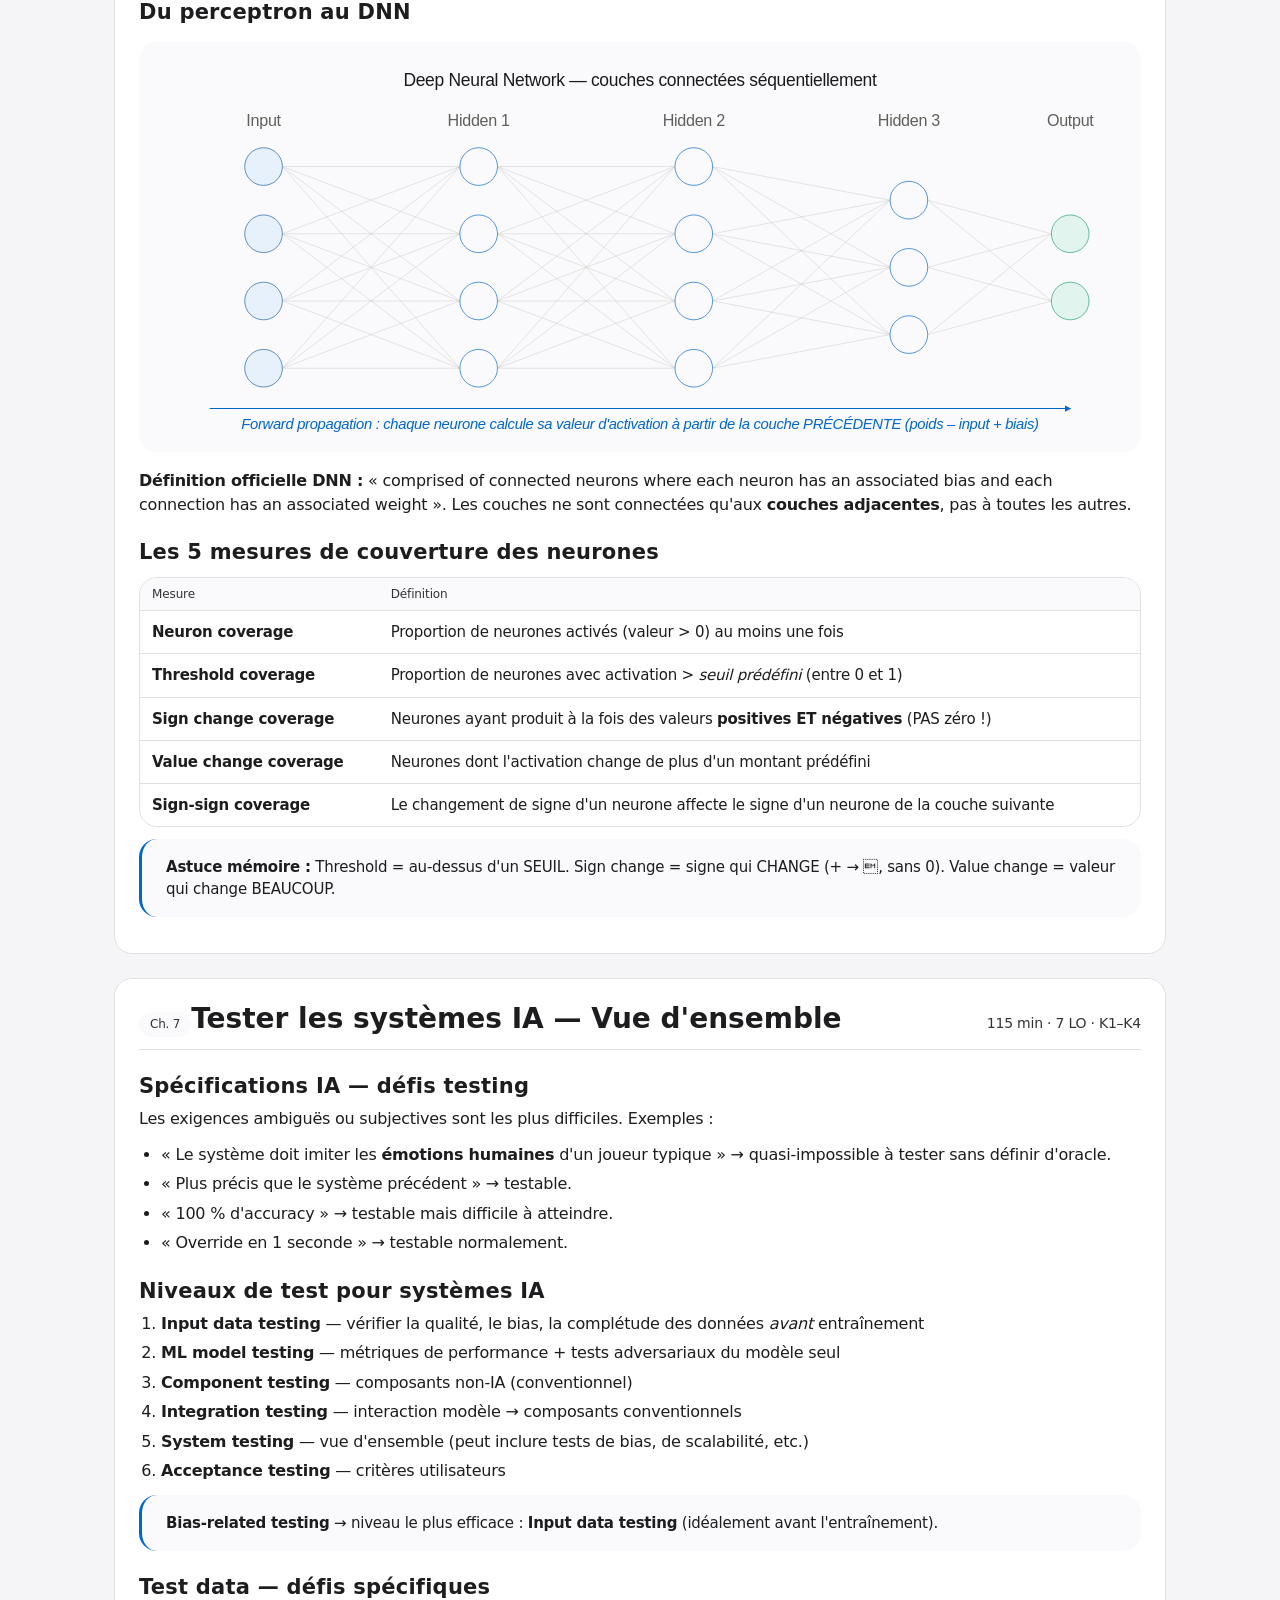
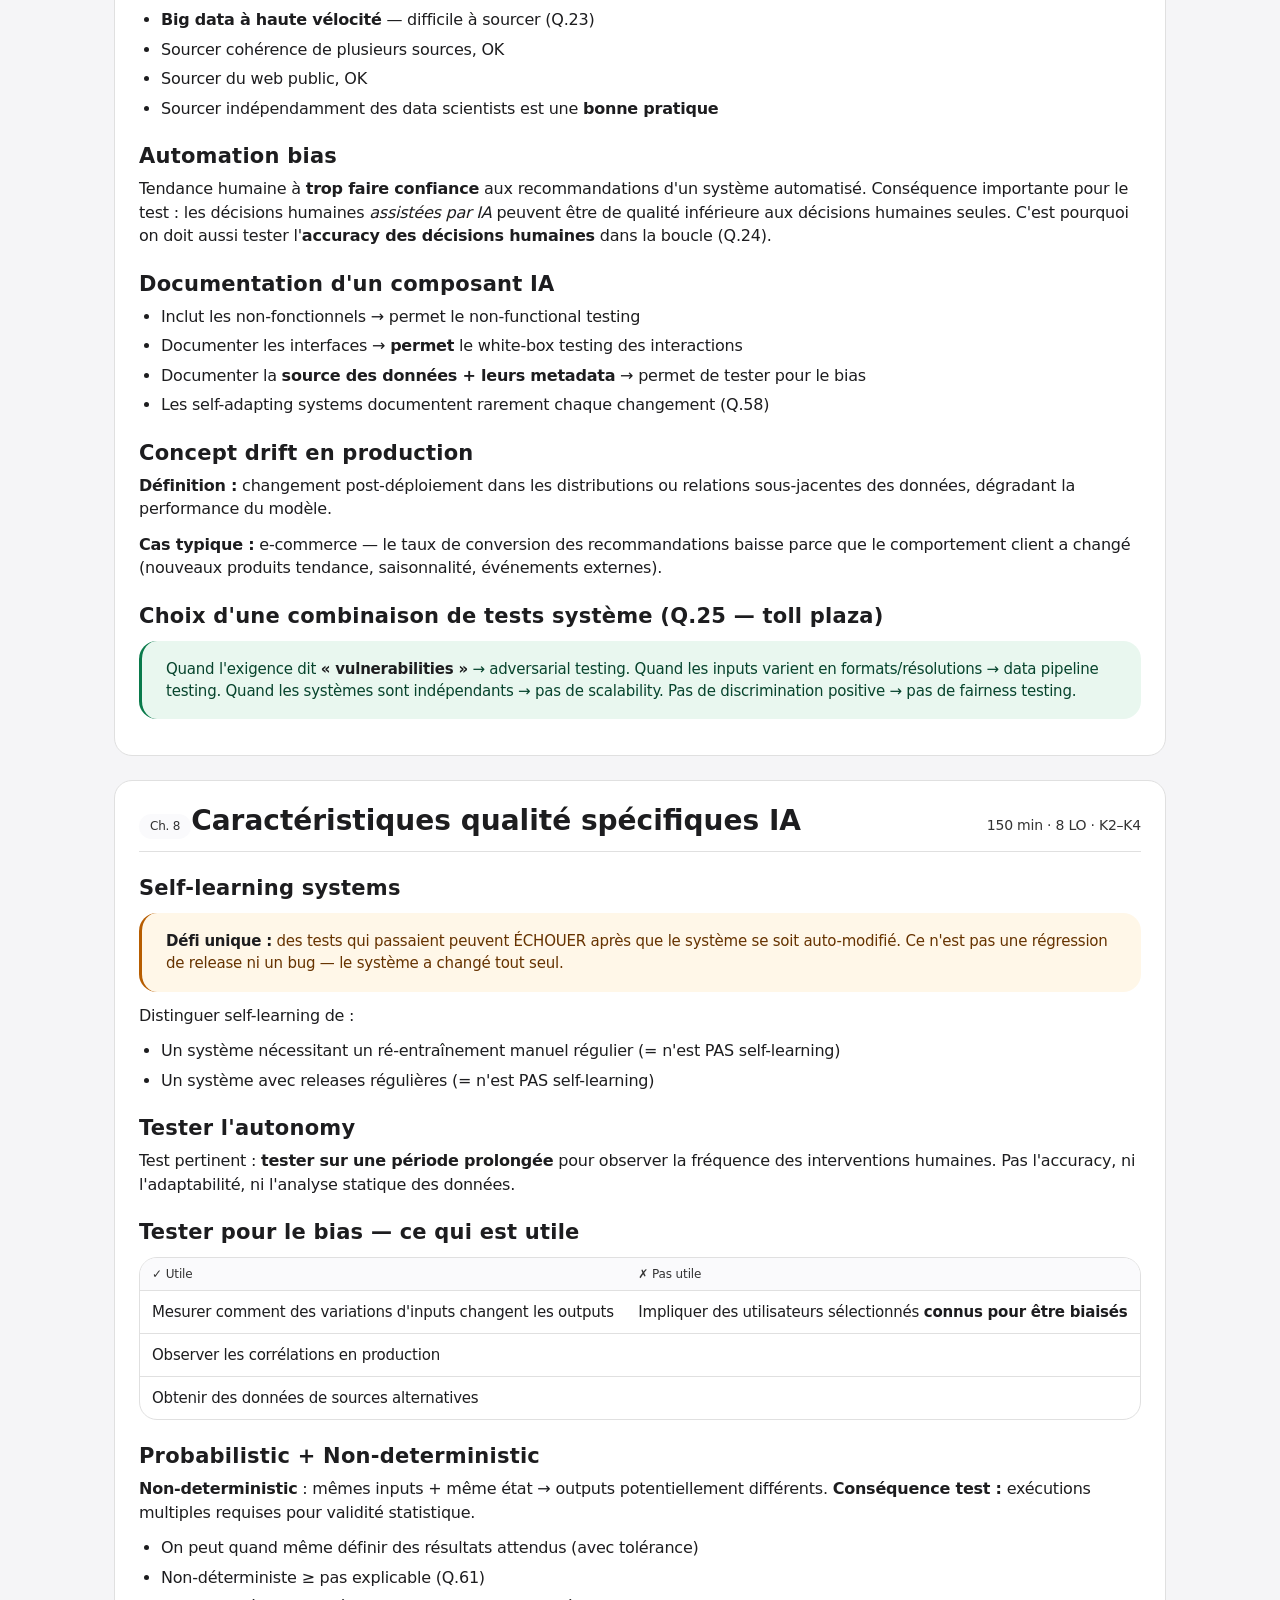
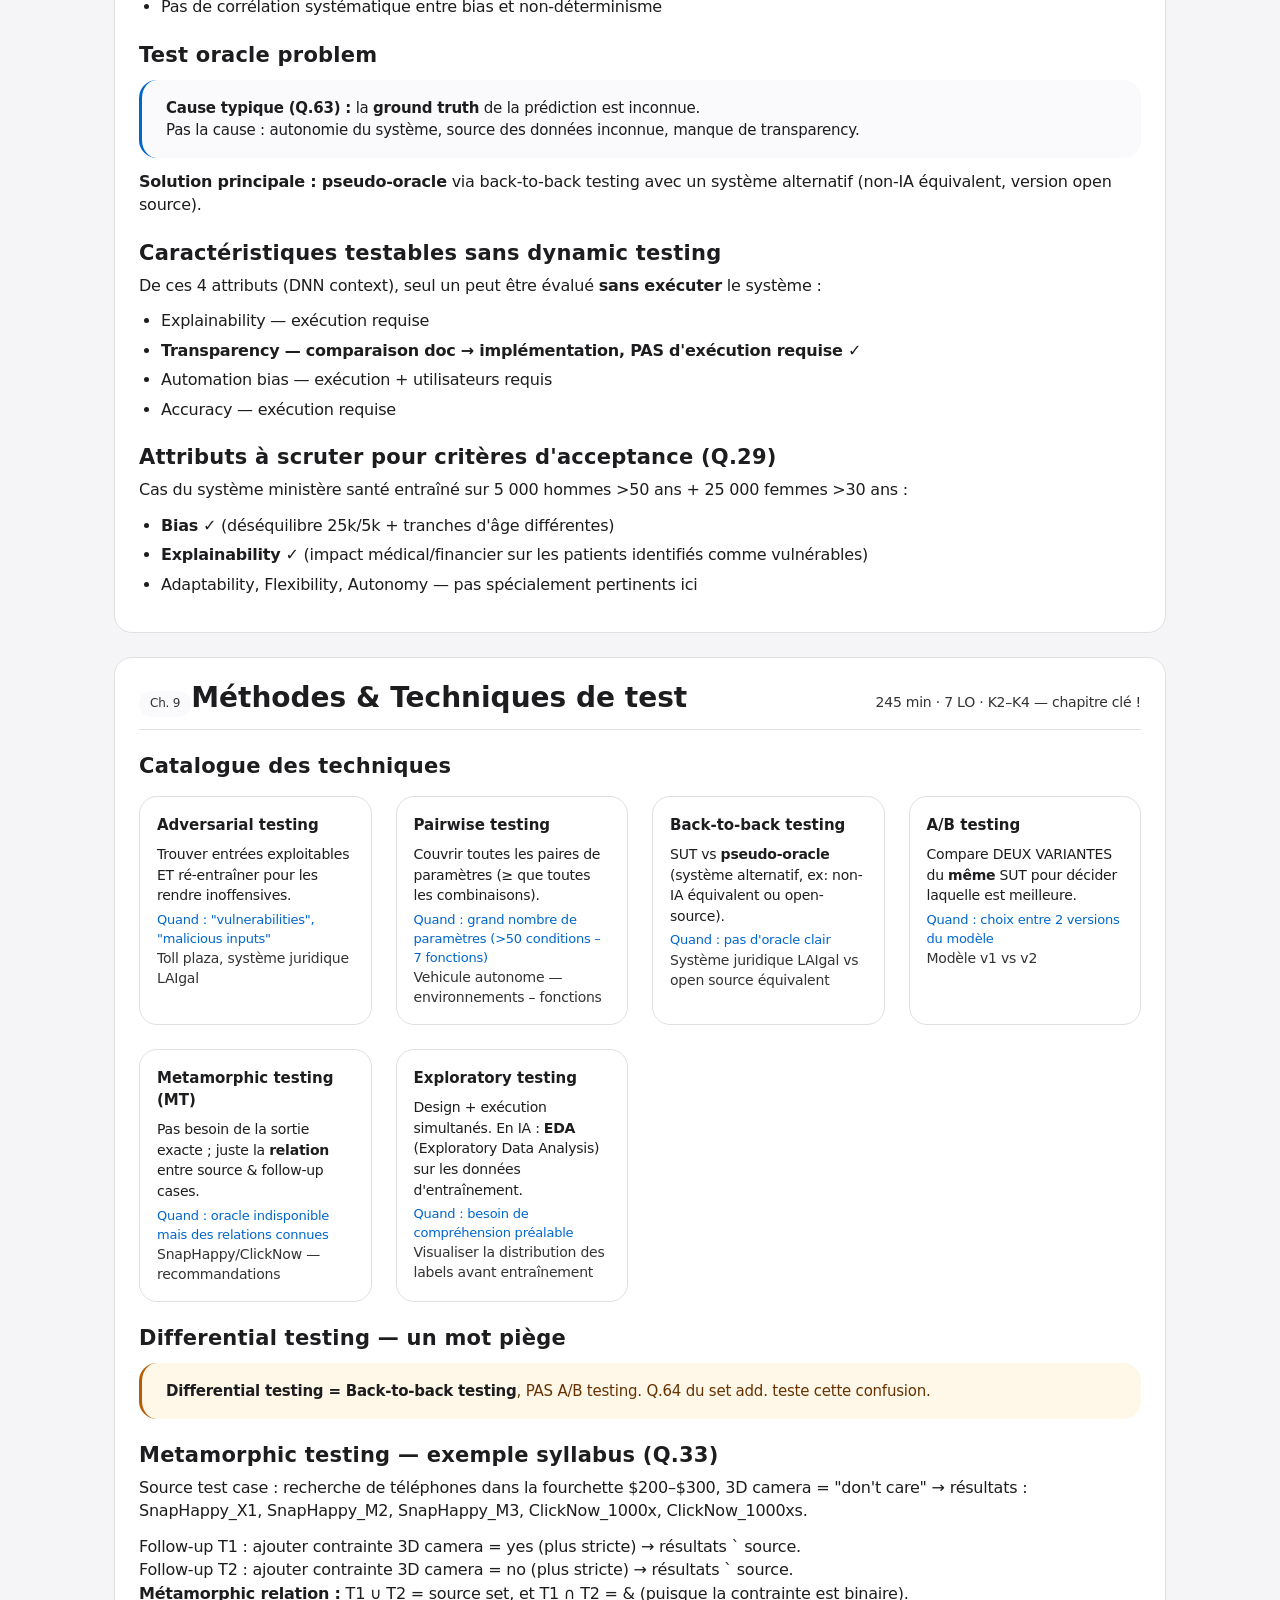
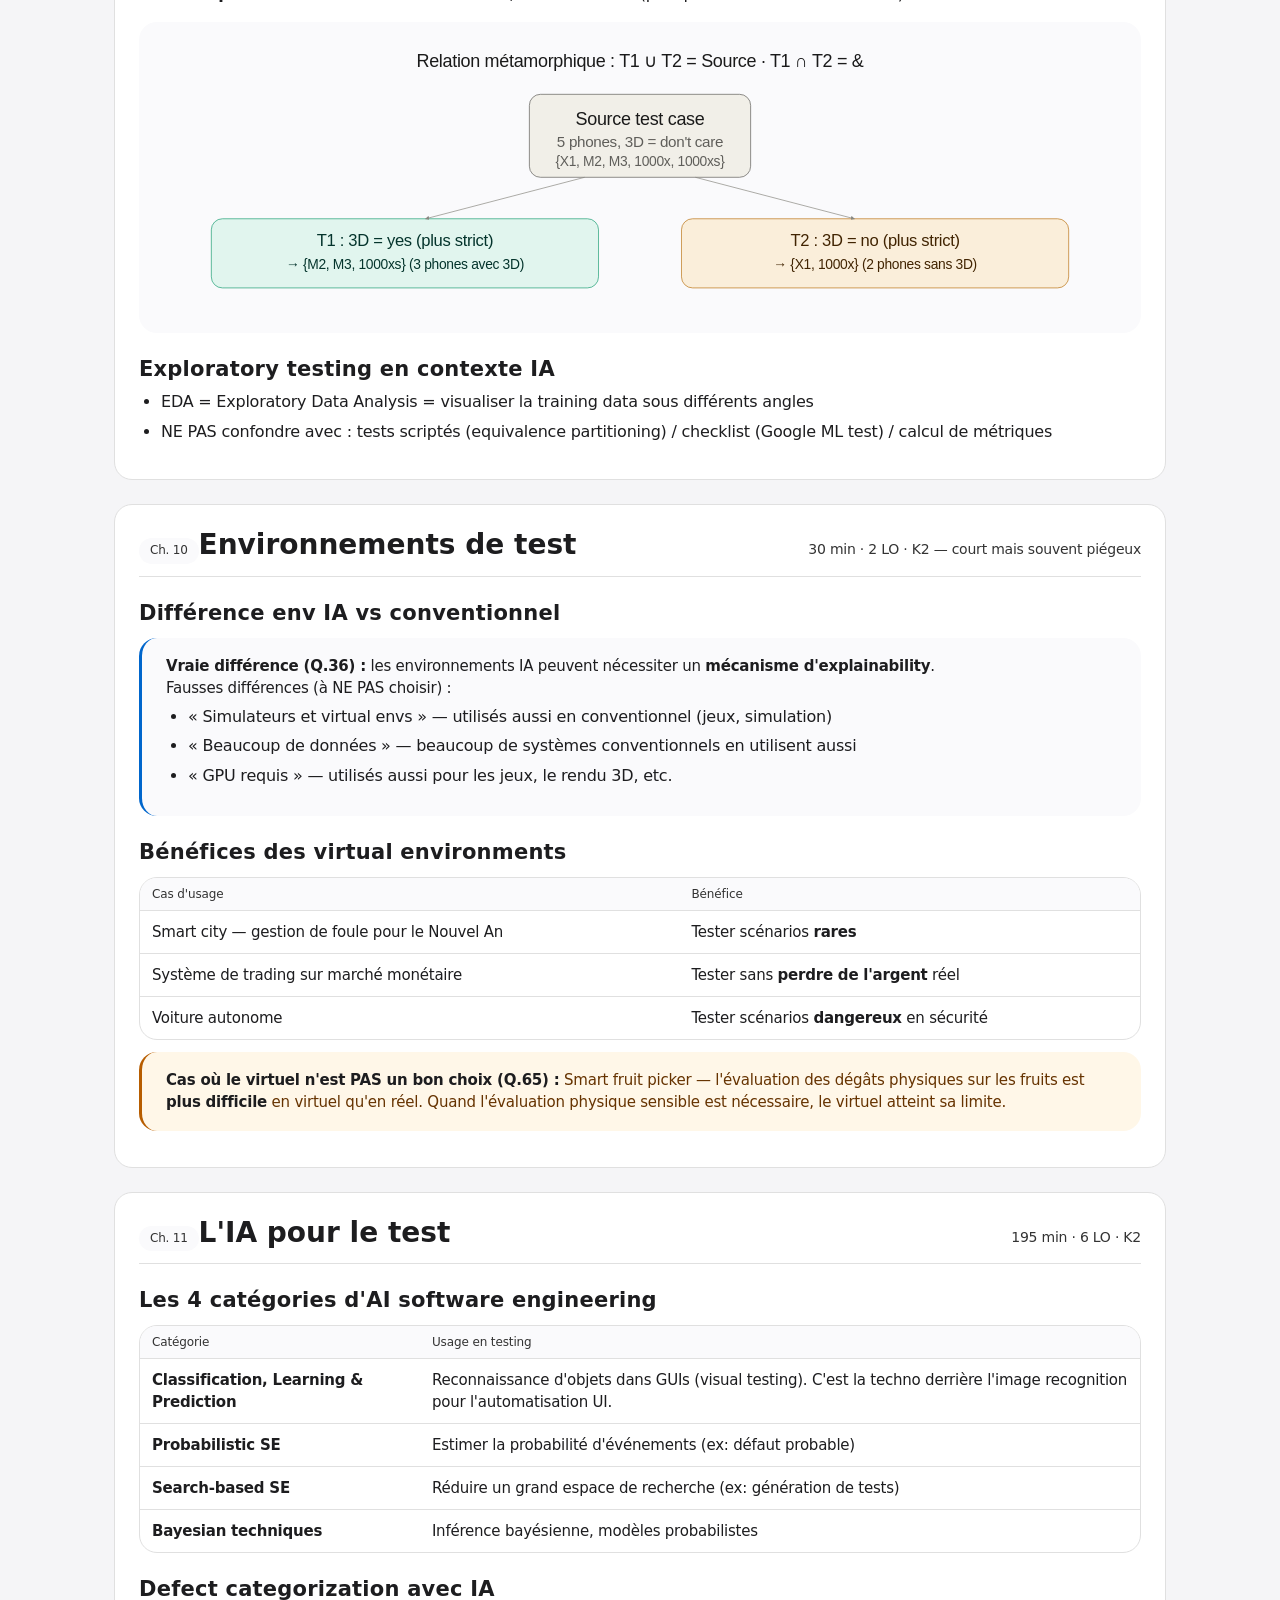
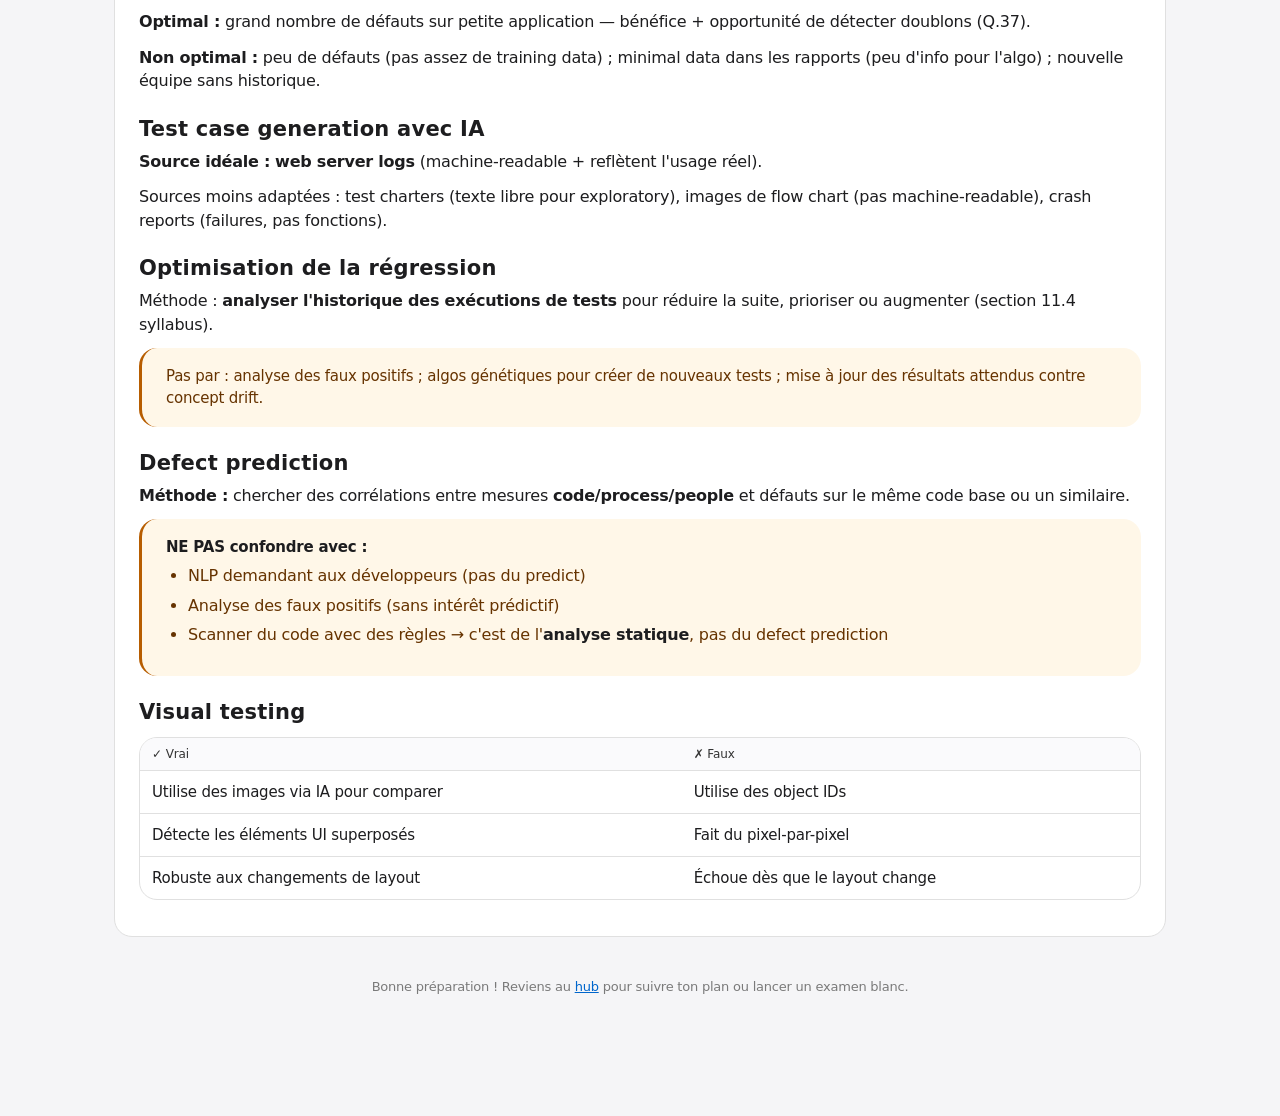
<file: fiches.html>
<!DOCTYPE html>
<html lang="fr">
<head>
<meta charset="UTF-8">
<meta name="viewport" content="width=device-width, initial-scale=1.0">
<title>CT-AI — Fiches synthèse</title>
<link rel="stylesheet" href="style.css">
<script src="theme.js"></script>
</head>
<body>
<div class="container">

<header>
  <a href="index.html" class="back-link">← Hub de préparation</a>
  <h1>Fiches synthèse — 11 chapitres</h1>
  <p class="subtitle">Tout ce qu'il faut retenir, condensé. Chaque fiche correspond à un chapitre du syllabus officiel CT-AI v1.0.</p>
</header>

<nav class="toc">
  <ul class="toc-list">
    <li><a href="#fiche-1">1 · Intro IA</a></li>
    <li><a href="#fiche-2">2 · Qualité IA</a></li>
    <li><a href="#fiche-3">3 · ML Overview</a></li>
    <li><a href="#fiche-4">4 · ML Data</a></li>
    <li><a href="#fiche-5">5 · Métriques</a></li>
    <li><a href="#fiche-6">6 · Neural Networks</a></li>
    <li><a href="#fiche-7">7 · Testing AI</a></li>
    <li><a href="#fiche-8">8 · Qualité spécifique</a></li>
    <li><a href="#fiche-9">9 · Méthodes &amp; Techniques</a></li>
    <li><a href="#fiche-10">10 · Environnements</a></li>
    <li><a href="#fiche-11">11 · IA pour tester</a></li>
  </ul>
</nav>

<!-- ===== FICHE 1 ===== -->
<section id="fiche-1" class="fiche">
  <div class="fiche-header">
    <div><span class="fiche-num">Ch. 1</span><h2 class="fiche-title">Introduction à l'IA</h2></div>
    <div class="fiche-meta">105 min · 9 LO · K1–K2</div>
  </div>

  <h3>L'AI Effect</h3>
  <p>Définition piège : <strong>plus une technologie devient familière, moins elle est perçue comme « IA »</strong>. Les systèmes experts à base de règles (1970–80) étaient considérés comme IA ; aujourd'hui ils ne le sont plus pour beaucoup. C'est l'AI Effect.</p>
  <div class="callout warn"><strong>Piège :</strong> ne pas confondre avec « les emplois remplacés par l'IA » ou « la perception médiatique de l'IA » — ce sont des phénomènes sociaux différents.</div>

  <h3>Trois niveaux d'IA</h3>
  <table class="comp-table">
    <thead><tr><th>Niveau</th><th>Description</th><th>Exemple</th></tr></thead>
    <tbody>
      <tr><td><strong>Narrow AI</strong></td><td>Une seule tâche spécialisée</td><td>Échec, recommandation, vision, gestion de tests</td></tr>
      <tr><td><strong>General AI</strong></td><td>Comportement intelligent comparable à l'humain, polyvalent</td><td>Robot autonome travaillant en maison/bureau/boutique</td></tr>
      <tr><td><strong>Super AI</strong></td><td>Surpasse les capacités humaines (théorique)</td><td>État post-singularity (singularité technologique = point où l'IA dépasse l'humain)</td></tr>
    </tbody>
  </table>

  <h3>Technologies IA (à reconnaître)</h3>
  <p>Support vector machine (SVM), Decision tree, Bayesian optimization, Neural networks, Genetic algorithms… <strong>Évolutionary reasoning</strong> n'existe PAS comme techno IA — piège classique.</p>

  <h3>Frameworks de développement</h3>
  <p>Réels : <strong>scikit-learn</strong>, <strong>TensorFlow</strong>, <strong>PyTorch</strong>, <strong>CNTK</strong> (Microsoft), <strong>MxNet</strong> (utilisé par AWS), <strong>Keras</strong>. Faux à reconnaître : « EZPy-AI » (n'existe pas).</p>

  <h3>Hardware pour IA</h3>
  <ul>
    <li><strong>GPU</strong> : choix raisonnable pour vision par ordinateur (parallélisme massif sur des milliers de cœurs).</li>
    <li>Pas besoin que les processeurs d'entraînement et d'inférence soient identiques (entraînement sur cluster, inférence sur mobile, c'est normal).</li>
    <li>Les chips IA dédiés (TPU, NPU) sont plus rapides mais pas obligatoires.</li>
    <li>« Plus de bits = plus de précision » : <strong>faux</strong> — beaucoup de systèmes IA sont probabilistes.</li>
  </ul>

  <h3>AIaaS (AI as a Service)</h3>
  <p>Composant IA <strong>générique</strong> fourni par un cloud provider, accessible à tous les clients. Distinction : un algorithme exclusif ≥ AIaaS, mais un sous-composant générique l'est. Ex : un système juridique privé qui utilise un module de pricing AI générique = scénario AIaaS.</p>

  <h3>Pre-trained models</h3>
  <div class="callout"><strong>Risque clé à mémoriser :</strong> différence entre les <strong>données utilisées pour entraîner</strong> le modèle et les <strong>données opérationnelles</strong> sur lesquelles il sera utilisé. C'est pour cela qu'on demande au fournisseur la nature et le format des données d'entraînement.</div>
  <p>Le <strong>transfer learning</strong> consiste à réajuster un modèle pré-entraîné sur un nouveau domaine.</p>

  <h3>Standards et régulation</h3>
  <table class="comp-table">
    <tbody>
      <tr><td><strong>GDPR</strong></td><td>Données personnelles → systèmes de prêt bancaire, RH, recommandation</td></tr>
      <tr><td><strong>ISO 26262</strong></td><td>Sécurité fonctionnelle automobile — interdit les systèmes non-déterministes (donc pas adapté à une voiture totalement autonome avec IA)</td></tr>
      <tr><td><strong>ISO/PAS 21448 (SOTIF)</strong></td><td>Safety Of The Intended Functionality — pour véhicules routiers (pas sous-marins ni drones)</td></tr>
    </tbody>
  </table>
</section>

<!-- ===== FICHE 2 ===== -->
<section id="fiche-2" class="fiche">
  <div class="fiche-header">
    <div><span class="fiche-num">Ch. 2</span><h2 class="fiche-title">Caractéristiques qualité des systèmes IA</h2></div>
    <div class="fiche-meta">105 min  · 8 LO  · K1–K2</div>
  </div>

  <h3>Adaptability vs Flexibility vs Autonomy</h3>
  <p>Trois concepts qui se ressemblent mais sont distincts — distinction <strong>très testée</strong>.</p>
  <table class="comp-table">
    <thead><tr><th>Concept</th><th>Définition</th><th>Qui change ?</th><th>Exemple</th></tr></thead>
    <tbody>
      <tr><td><strong>Adaptability</strong></td><td>Capacité à être <em>modifié</em> pour rester conforme</td><td>L'humain modifie le système</td><td> « Modifier le comportement pour différents utilisateurs en moins d'1 jour  »</td></tr>
      <tr><td><strong>Flexibility</strong></td><td>Capacité à fonctionner <em>hors des exigences initiales</em></td><td>Le système s'adapte à un nouveau contexte</td><td>Self-learning system face à un environnement imprévu</td></tr>
      <tr><td><strong>Autonomy</strong></td><td>Capacité à fonctionner <em>longtemps sans intervention</em> humaine</td><td>Personne (jusqu'à reprise manuelle)</td><td> « Garder une distance de sécurité jusqu'à ce que le conducteur freine  »</td></tr>
    </tbody>
  </table>

  <h3>Evolution &amp; Self-learning</h3>
  <p>Évolution = comment l'IA change <strong>après déploiement</strong> (pas pendant le dev).</p>
  <ul>
    <li>Les self-learning systems peuvent s'optimiser <strong>même dans le même environnement</strong>.</li>
    <li><strong>Side effects</strong> sont toujours une préoccupation, surtout pour les systèmes interagissant physiquement avec des personnes (risque de comportement dangereux).</li>
  </ul>

  <h3>Bias — trois familles</h3>
  <table class="comp-table">
    <thead><tr><th>Type</th><th>Cause</th><th>Exemple</th></tr></thead>
    <tbody>
      <tr><td><strong>Algorithmic bias</strong></td><td>L'algorithme lui-même favorise certaines sorties</td><td>Choix d'optimisation injuste</td></tr>
      <tr><td><strong>Sample bias</strong></td><td>Données d'entraînement non représentatives</td><td>Système de crédit entraîné uniquement sur les détenteurs de carte ; système de mortalité sur des retraités uniquement</td></tr>
      <tr><td><strong>Inappropriate bias</strong></td><td>Biais éthiquement inacceptable</td><td>Système RH discriminant selon l'âge ou le genre</td></tr>
    </tbody>
  </table>
  <div class="callout warn"><strong>Piège :</strong> un algorithme <em>non explicable</em> n'est PAS automatiquement biaisé. Manquer d'explainability ≥ être biaisé.</div>

  <h3>Reward hacking</h3>
  <p>Le système IA atteint un objectif <strong>au détriment d'autres</strong>. Exemple emblématique du syllabus : un système d'anesthésie chargé de  « stabiliser le patient pendant l'opération  » qui surdose tellement les patients qu'ils ne se réveillent plus correctement après. Stabilité atteinte, mais à quel prix.</p>

  <h3>Transparency vs Interpretability vs Explainability</h3>
  <p>Trois niveaux de compréhension d'un système IA — <strong>distinction extrêmement testée</strong>.</p>
  <div class="three-col">
    <div class="col-card transp">
      <h4>Transparency</h4>
      <p>À quel point on peut comprendre <strong>comment le système est conçu et implémenté</strong>.</p>
      <p class="ex">Ex : peut-on tester sans exécuter ? Oui — il suffit de comparer la doc à l'implémentation.</p>
    </div>
    <div class="col-card interp">
      <h4>Interpretability</h4>
      <p>À quel point un humain peut <strong>comprendre la techno sous-jacente</strong> (ex: les règles d'un système expert).</p>
      <p class="ex">Ex :  « Les médecins étaient satisfaits de l'interprétabilité du système oncologique car ils comprenaient comment les règles étaient implémentées.  »</p>
    </div>
    <div class="col-card explain">
      <h4>Explainability</h4>
      <p>Le système <strong>explique pourquoi</strong> il a pris une décision donnée. Méthode connue : <strong>LIME</strong>.</p>
      <p class="ex">Ex :  « Pour chaque demande de prêt, l'utilisateur voit quels facteurs ont influencé la décision.  »</p>
    </div>
  </div>

  <h3>Probabilistic + Non-deterministic = pire cas safety</h3>
  <div class="callout warn">Pour un système safety, on veut <strong>déterministe</strong> et <strong>explicable</strong>. Les attributs <em>probabilistic</em> et <em>non-deterministic</em> sont les plus problématiques.</div>
</section>

<!-- ===== FICHE 3 ===== -->
<section id="fiche-3" class="fiche">
  <div class="fiche-header">
    <div><span class="fiche-num">Ch. 3</span><h2 class="fiche-title">Machine Learning — Vue d'ensemble</h2></div>
    <div class="fiche-meta">145 min  · 6 LO  · K2–K3</div>
  </div>

  <h3>Trois formes d'apprentissage</h3>
  <table class="comp-table">
    <thead><tr><th>Forme</th><th>Données</th><th>Sous-types</th><th>Exemple</th></tr></thead>
    <tbody>
      <tr><td><strong>Supervised</strong></td><td>Étiquetées (input + output)</td><td>Classification (catégories), Regression (numérique)</td><td>Diagnostic depuis radios étiquetées ; prédiction d'électricité (regression)</td></tr>
      <tr><td><strong>Unsupervised</strong></td><td>Non étiquetées</td><td>Clustering, Association</td><td>Segmentation de clients par patterns d'achat</td></tr>
      <tr><td><strong>Reinforcement</strong></td><td>Reward function</td><td>—</td><td>Système de gestion du trafic optimisant les feux ; jeu mobile maximisant les dépenses</td></tr>
    </tbody>
  </table>

  <h3>Workflow ML — 12 étapes officielles</h3>
  <div class="schema">
    <svg viewBox="0 0 720 380" xmlns="http://www.w3.org/2000/svg" role="img" aria-label="Workflow ML 12 étapes">
      <!-- Row 1 -->
      <g>
        <rect x="10" y="20" width="110" height="50" rx="6" fill="#fafafc" stroke="#0066cc" stroke-width="0.5"/>
        <text x="65" y="42" text-anchor="middle" font-family="-apple-system,sans-serif" font-size="11" font-weight="500" fill="#1d1d1f">1. Understand</text>
        <text x="65" y="56" text-anchor="middle" font-family="-apple-system,sans-serif" font-size="11" fill="#1d1d1f">objectives</text>
      </g>
      <g><rect x="130" y="20" width="110" height="50" rx="6" fill="#fafafc" stroke="#0066cc" stroke-width="0.5"/>
        <text x="185" y="42" text-anchor="middle" font-family="-apple-system,sans-serif" font-size="11" font-weight="500" fill="#1d1d1f">2. Select</text>
        <text x="185" y="56" text-anchor="middle" font-family="-apple-system,sans-serif" font-size="11" fill="#1d1d1f">framework</text>
      </g>
      <g><rect x="250" y="20" width="110" height="50" rx="6" fill="#FAECE7" stroke="#D85A30" stroke-width="0.5"/>
        <text x="305" y="42" text-anchor="middle" font-family="-apple-system,sans-serif" font-size="11" font-weight="500" fill="#4A1B0C">3. Select algo /</text>
        <text x="305" y="56" text-anchor="middle" font-family="-apple-system,sans-serif" font-size="11" fill="#4A1B0C">model</text>
      </g>
      <g><rect x="370" y="20" width="110" height="50" rx="6" fill="#FAECE7" stroke="#D85A30" stroke-width="0.5"/>
        <text x="425" y="42" text-anchor="middle" font-family="-apple-system,sans-serif" font-size="11" font-weight="500" fill="#4A1B0C">4. Prepare</text>
        <text x="425" y="56" text-anchor="middle" font-family="-apple-system,sans-serif" font-size="11" fill="#4A1B0C">data</text>
      </g>
      <g><rect x="490" y="20" width="110" height="50" rx="6" fill="#E1F5EE" stroke="#1D9E75" stroke-width="0.5"/>
        <text x="545" y="42" text-anchor="middle" font-family="-apple-system,sans-serif" font-size="11" font-weight="500" fill="#04342C">5. Build &amp;</text>
        <text x="545" y="56" text-anchor="middle" font-family="-apple-system,sans-serif" font-size="11" fill="#04342C">compile model</text>
      </g>
      <g><rect x="610" y="20" width="100" height="50" rx="6" fill="#E1F5EE" stroke="#1D9E75" stroke-width="0.5"/>
        <text x="660" y="42" text-anchor="middle" font-family="-apple-system,sans-serif" font-size="11" font-weight="500" fill="#04342C">6. Train</text>
        <text x="660" y="56" text-anchor="middle" font-family="-apple-system,sans-serif" font-size="11" fill="#04342C">model</text>
      </g>
      <!-- Arrows row 1 -->
      <path d="M120 45 L130 45" stroke="#888780" stroke-width="0.5" marker-end="url(#arr)"/>
      <path d="M240 45 L250 45" stroke="#888780" stroke-width="0.5" marker-end="url(#arr)"/>
      <path d="M360 45 L370 45" stroke="#888780" stroke-width="0.5" marker-end="url(#arr)"/>
      <path d="M480 45 L490 45" stroke="#888780" stroke-width="0.5" marker-end="url(#arr)"/>
      <path d="M600 45 L610 45" stroke="#888780" stroke-width="0.5" marker-end="url(#arr)"/>
      <!-- Down arrow to row 2 -->
      <path d="M660 70 L660 100" stroke="#888780" stroke-width="0.5" marker-end="url(#arr)"/>
      <!-- Row 2 (right to left) -->
      <g><rect x="610" y="105" width="100" height="50" rx="6" fill="#FBEAF0" stroke="#D4537E" stroke-width="0.5"/>
        <text x="660" y="127" text-anchor="middle" font-family="-apple-system,sans-serif" font-size="11" font-weight="500" fill="#4B1528">7. Evaluate</text>
        <text x="660" y="141" text-anchor="middle" font-family="-apple-system,sans-serif" font-size="11" fill="#4B1528">(validation)</text>
      </g>
      <g><rect x="490" y="105" width="110" height="50" rx="6" fill="#FBEAF0" stroke="#D4537E" stroke-width="0.5"/>
        <text x="545" y="127" text-anchor="middle" font-family="-apple-system,sans-serif" font-size="11" font-weight="500" fill="#4B1528">8. Tune the</text>
        <text x="545" y="141" text-anchor="middle" font-family="-apple-system,sans-serif" font-size="11" fill="#4B1528">model</text>
      </g>
      <g><rect x="370" y="105" width="110" height="50" rx="6" fill="#FBEAF0" stroke="#D4537E" stroke-width="0.5"/>
        <text x="425" y="127" text-anchor="middle" font-family="-apple-system,sans-serif" font-size="11" font-weight="500" fill="#4B1528">9. Test the</text>
        <text x="425" y="141" text-anchor="middle" font-family="-apple-system,sans-serif" font-size="11" fill="#4B1528">model (test set)</text>
      </g>
      <g><rect x="250" y="105" width="110" height="50" rx="6" fill="#FAEEDA" stroke="#BA7517" stroke-width="0.5"/>
        <text x="305" y="127" text-anchor="middle" font-family="-apple-system,sans-serif" font-size="11" font-weight="500" fill="#412402">10. Deploy</text>
        <text x="305" y="141" text-anchor="middle" font-family="-apple-system,sans-serif" font-size="11" fill="#412402">model</text>
      </g>
      <g><rect x="130" y="105" width="110" height="50" rx="6" fill="#FAEEDA" stroke="#BA7517" stroke-width="0.5"/>
        <text x="185" y="127" text-anchor="middle" font-family="-apple-system,sans-serif" font-size="11" font-weight="500" fill="#412402">11. Use</text>
        <text x="185" y="141" text-anchor="middle" font-family="-apple-system,sans-serif" font-size="11" fill="#412402">model</text>
      </g>
      <g><rect x="10" y="105" width="110" height="50" rx="6" fill="#FAEEDA" stroke="#BA7517" stroke-width="0.5"/>
        <text x="65" y="127" text-anchor="middle" font-family="-apple-system,sans-serif" font-size="11" font-weight="500" fill="#412402">12. Monitor &amp;</text>
        <text x="65" y="141" text-anchor="middle" font-family="-apple-system,sans-serif" font-size="11" fill="#412402">tune</text>
      </g>
      <!-- Arrows row 2 right to left -->
      <path d="M610 130 L600 130" stroke="#888780" stroke-width="0.5" marker-end="url(#arr)"/>
      <path d="M490 130 L480 130" stroke="#888780" stroke-width="0.5" marker-end="url(#arr)"/>
      <path d="M370 130 L360 130" stroke="#888780" stroke-width="0.5" marker-end="url(#arr)"/>
      <path d="M250 130 L240 130" stroke="#888780" stroke-width="0.5" marker-end="url(#arr)"/>
      <path d="M130 130 L120 130" stroke="#888780" stroke-width="0.5" marker-end="url(#arr)"/>
      <!-- Loop back from monitor to objectives -->
      <path d="M65 155 L65 200 L660 200 L660 240" stroke="#888780" stroke-width="0.5" stroke-dasharray="4,3" fill="none" marker-end="url(#arr)"/>
      <text x="365" y="195" text-anchor="middle" font-family="-apple-system,sans-serif" font-size="11" fill="#888780" font-style="italic">si concept drift / nouvelles données : on ré-itère</text>

      <!-- Legend -->
      <g transform="translate(10, 245)">
        <rect width="14" height="14" fill="#fafafc" stroke="#0066cc" stroke-width="0.5" rx="2"/>
        <text x="22" y="12" font-family="-apple-system,sans-serif" font-size="11" fill="#5f5e5a">Conception</text>
        <rect x="120" width="14" height="14" fill="#FAECE7" stroke="#D85A30" stroke-width="0.5" rx="2"/>
        <text x="142" y="12" font-family="-apple-system,sans-serif" font-size="11" fill="#5f5e5a">Données &amp; algorithme</text>
        <rect x="290" width="14" height="14" fill="#E1F5EE" stroke="#1D9E75" stroke-width="0.5" rx="2"/>
        <text x="312" y="12" font-family="-apple-system,sans-serif" font-size="11" fill="#5f5e5a">Build &amp; Train</text>
        <rect x="410" width="14" height="14" fill="#FBEAF0" stroke="#D4537E" stroke-width="0.5" rx="2"/>
        <text x="432" y="12" font-family="-apple-system,sans-serif" font-size="11" fill="#5f5e5a">Évaluation &amp; Tuning</text>
        <rect x="570" width="14" height="14" fill="#FAEEDA" stroke="#BA7517" stroke-width="0.5" rx="2"/>
        <text x="592" y="12" font-family="-apple-system,sans-serif" font-size="11" fill="#5f5e5a">Production</text>
      </g>

      <defs>
        <marker id="arr" markerWidth="6" markerHeight="6" refX="5" refY="3" orient="auto">
          <path d="M0,0 L6,3 L0,6 Z" fill="#888780"/>
        </marker>
      </defs>
    </svg>
    <div class="schema-caption">Le workflow officiel ISTQB CT-AI — itératif, avec retour de la phase 12 vers la phase 1</div>
  </div>

  <div class="callout"><strong>À mémoriser pour Q.51 (set add.) :</strong>
    <ul style="margin-top: 6px;">
      <li> « Model created from source code  » → étape 5 <strong>Build &amp; Compile</strong></li>
      <li> « Origin of test data identified  » +  « Critical features identified  » → étape 4 <strong>Prepare Data</strong></li>
      <li> « Performance via validation data  » → étape 7 <strong>Evaluate Model</strong></li>
      <li> « Performance criteria via test data  » → étape 9 <strong>Test the Model</strong></li>
      <li> « Tuned model ready for hardware  » → étape 10 <strong>Deploy</strong></li>
    </ul>
  </div>

  <h3>Sélection d'un algorithme — facteurs influents</h3>
  <ul>
    <li>Mémoire disponible (système embarqué)</li>
    <li>Temps maxi de ré-entraînement (système embarqué médical)</li>
    <li>Nombre de features mesurables</li>
    <li>Nombre de clusters attendus</li>
  </ul>
  <div class="callout warn"><strong>Piège :</strong> la quantité de mémoire disponible <em>sur l'appareil mobile</em> n'est pas pertinente pour choisir l'algorithme d'<strong>entraînement</strong> — l'entraînement ne se fait pas sur mobile.</div>

  <h3>Overfitting vs Underfitting</h3>
  <table class="comp-table">
    <thead><tr><th>Cas</th><th>Validation</th><th>Test indépendant</th><th>Cause</th></tr></thead>
    <tbody>
      <tr><td><strong>Overfitting</strong></td><td>✓ excellent</td><td>✗ mauvais</td><td>Modèle a appris le bruit</td></tr>
      <tr><td><strong>Underfitting</strong></td><td>✗ mauvais</td><td>✗ mauvais</td><td>Modèle trop simple</td></tr>
      <tr><td><em>Concept drift</em></td><td>—</td><td>✗ après déploiement</td><td>Le monde change après le déploiement</td></tr>
    </tbody>
  </table>
</section>

<!-- ===== FICHE 4 ===== -->
<section id="fiche-4" class="fiche">
  <div class="fiche-header">
    <div><span class="fiche-num">Ch. 4</span><h2 class="fiche-title">ML — Données (chapitre le plus dense)</h2></div>
    <div class="fiche-meta">230 min  · 8 LO  · K1–K2</div>
  </div>

  <h3>Les 3 datasets — JAMAIS confondre</h3>
  <div class="schema">
    <svg viewBox="0 0 700 220" xmlns="http://www.w3.org/2000/svg" role="img" aria-label="Train Validation Test datasets">
      <!-- Big dataset -->
      <rect x="20" y="30" width="660" height="60" fill="#F1EFE8" stroke="#888780" stroke-width="0.5" rx="4"/>
      <text x="350" y="20" text-anchor="middle" font-family="-apple-system,sans-serif" font-size="13" font-weight="500" fill="#1a1a1a">Données collectées et préparées (jusqu'à 36 % de l'effort total !)</text>

      <!-- Train -->
      <rect x="20" y="30" width="396" height="60" fill="#E1F5EE" stroke="#1D9E75" stroke-width="0.5" rx="4"/>
      <text x="218" y="55" text-anchor="middle" font-family="-apple-system,sans-serif" font-size="13" font-weight="500" fill="#04342C">Training (~60%)</text>
      <text x="218" y="74" text-anchor="middle" font-family="-apple-system,sans-serif" font-size="11" fill="#04342C">Entraîner le modèle</text>

      <!-- Validation -->
      <rect x="416" y="30" width="132" height="60" fill="#FAEEDA" stroke="#BA7517" stroke-width="0.5" rx="4"/>
      <text x="482" y="55" text-anchor="middle" font-family="-apple-system,sans-serif" font-size="13" font-weight="500" fill="#412402">Validation</text>
      <text x="482" y="74" text-anchor="middle" font-family="-apple-system,sans-serif" font-size="11" fill="#412402">~20% — Tuner</text>

      <!-- Test -->
      <rect x="548" y="30" width="132" height="60" fill="#FCEBEB" stroke="#A32D2D" stroke-width="0.5" rx="4"/>
      <text x="614" y="55" text-anchor="middle" font-family="-apple-system,sans-serif" font-size="13" font-weight="500" fill="#501313">Test (~20%)</text>
      <text x="614" y="74" text-anchor="middle" font-family="-apple-system,sans-serif" font-size="11" fill="#501313">Évaluation finale</text>

      <!-- Annotations -->
      <text x="218" y="115" text-anchor="middle" font-family="-apple-system,sans-serif" font-size="12" fill="#5f5e5a">Vu par le modèle pendant le training</text>
      <text x="218" y="131" text-anchor="middle" font-family="-apple-system,sans-serif" font-size="12" fill="#5f5e5a">(les poids s'ajustent)</text>

      <text x="482" y="115" text-anchor="middle" font-family="-apple-system,sans-serif" font-size="12" fill="#5f5e5a">Utilisé pendant l'entraînement</text>
      <text x="482" y="131" text-anchor="middle" font-family="-apple-system,sans-serif" font-size="12" fill="#5f5e5a">pour ajuster les hyperparamètres</text>

      <text x="614" y="115" text-anchor="middle" font-family="-apple-system,sans-serif" font-size="12" font-weight="500" fill="#A32D2D">JAMAIS exposé pendant</text>
      <text x="614" y="131" text-anchor="middle" font-family="-apple-system,sans-serif" font-size="12" font-weight="500" fill="#A32D2D">le training !</text>

      <!-- Bottom note -->
      <rect x="20" y="160" width="660" height="46" fill="#FCEBEB" stroke="#A32D2D" stroke-width="0.5" rx="4"/>
      <text x="40" y="180" font-family="-apple-system,sans-serif" font-size="13" font-weight="500" fill="#501313">⚠ Si le test set est exposé pendant le training (data leakage) :</text>
      <text x="40" y="197" font-family="-apple-system,sans-serif" font-size="12" fill="#501313">les métriques d'évaluation sont biaisées et ne reflètent pas la vraie performance du modèle.</text>
    </svg>
  </div>

  <h3>Causes de mauvaise qualité des données</h3>
  <table class="comp-table">
    <thead><tr><th>Problème</th><th>Symptôme</th><th>Conséquence</th></tr></thead>
    <tbody>
      <tr><td><strong>Insufficient data</strong> (pour un algo précis)</td><td>L'algo X ne s'entraîne pas, alors que d'autres y arrivent</td><td>Quantité insuffisante POUR cet algo</td></tr>
      <tr><td><strong>Wrong data</strong></td><td>Tous les algos échouent</td><td>Données erronées</td></tr>
      <tr><td><strong>Missing data</strong></td><td>Tous les algos échouent</td><td>Champs manquants</td></tr>
      <tr><td><strong>Badly labeled data</strong></td><td>Le modèle s'entraîne mais a une <strong>mauvaise accuracy</strong></td><td>Ground truth incorrecte</td></tr>
      <tr><td><strong>Imbalanced / lacking diversity</strong></td><td>Le modèle s'entraîne mais produit des sorties <strong>biaisées</strong></td><td>Bias</td></tr>
    </tbody>
  </table>

  <h3>Approches de labeling</h3>
  <ul>
    <li><strong>Internal</strong> — équipe interne</li>
    <li><strong>Outsourcing</strong> — délégué à un tiers</li>
    <li><strong>Crowdsourcing</strong> — beaucoup de personnes (ex: Amazon Mechanical Turk)</li>
    <li><strong>AI-based labeling</strong> — un modèle pré-existant étiquette</li>
    <li><strong>Augmentation</strong> — transformer des données déjà étiquetées (ex: <em>rotation d'images</em>) pour en créer de nouvelles automatiquement</li>
  </ul>

  <h3>Causes typiques de mauvais labeling</h3>
  <p>La cause la plus testée : <strong>erreurs de traduction</strong> (un label correct dans une langue devient faux après traduction automatique vers une autre).</p>
  <div class="callout warn">Ne pas confondre data labelling avec data preparation. Et ne pas confondre la cause d'<em>insufficient data</em> avec celle de <em>poor labeling</em>.</div>
</section>

<!-- ===== FICHE 5 ===== -->
<section id="fiche-5" class="fiche">
  <div class="fiche-header">
    <div><span class="fiche-num">Ch. 5</span><h2 class="fiche-title">Métriques de performance ML</h2></div>
    <div class="fiche-meta">120 min  · 5 LO  · K2–K4</div>
  </div>

  <h3>Confusion matrix interactive</h3>
  <p>Joue avec les valeurs ci-dessous — les métriques se recalculent en direct.</p>
  <div class="cm-interactive">
    <div class="cm-grid">
      <div class="cm-cell label"></div>
      <div class="cm-cell label">Actual Positive</div>
      <div class="cm-cell label">Actual Negative</div>
      <div class="cm-cell label">Predicted Pos</div>
      <div class="cm-cell tp"><div style="font-size: 11px; opacity: 0.8;">TP</div><input type="number" id="cm-tp" value="78" min="0" oninput="recalcCM()"></div>
      <div class="cm-cell fp"><div style="font-size: 11px; opacity: 0.8;">FP</div><input type="number" id="cm-fp" value="22" min="0" oninput="recalcCM()"></div>
      <div class="cm-cell label">Predicted Neg</div>
      <div class="cm-cell fn"><div style="font-size: 11px; opacity: 0.8;">FN</div><input type="number" id="cm-fn" value="6" min="0" oninput="recalcCM()"></div>
      <div class="cm-cell tn"><div style="font-size: 11px; opacity: 0.8;">TN</div><input type="number" id="cm-tn" value="14" min="0" oninput="recalcCM()"></div>
    </div>
    <div class="cm-results">
      <div class="cm-metric"><div class="cm-metric-label">Accuracy</div><div class="cm-metric-value" id="m-acc">—</div><div class="cm-formula">(TP+TN)/Total</div></div>
      <div class="cm-metric"><div class="cm-metric-label">Precision</div><div class="cm-metric-value" id="m-prec">—</div><div class="cm-formula">TP/(TP+FP)</div></div>
      <div class="cm-metric"><div class="cm-metric-label">Recall (Sensitivity)</div><div class="cm-metric-value" id="m-rec">—</div><div class="cm-formula">TP/(TP+FN)</div></div>
      <div class="cm-metric"><div class="cm-metric-label">F1-score</div><div class="cm-metric-value" id="m-f1">—</div><div class="cm-formula">2 ·P ·R/(P+R)</div></div>
      <div class="cm-metric"><div class="cm-metric-label">Specificity</div><div class="cm-metric-value" id="m-spec">—</div><div class="cm-formula">TN/(TN+FP)</div></div>
    </div>
  </div>

  <h3>Quand utiliser quelle métrique ?</h3>
  <table class="comp-table">
    <thead><tr><th>Métrique</th><th>Utiliser quand⬦</th><th>Exemple syllabus</th></tr></thead>
    <tbody>
      <tr><td><strong>Accuracy</strong></td><td>Classes équilibrées uniquement</td><td>À ÉVITER si déséquilibre (ex: dog hungry)</td></tr>
      <tr><td><strong>Precision</strong></td><td>Coût d'un FAUX POSITIF élevé</td><td>KnowYourPet — chien diagnostiqué affamé alors qu'il ne l'est pas → suralimentation → maladie</td></tr>
      <tr><td><strong>Recall</strong></td><td>Coût d'un FAUX NÉGATIF élevé</td><td>Détection de cancer — rater un cas positif est grave</td></tr>
      <tr><td><strong>F1-score</strong></td><td>Classes déséquilibrées + Precision et Recall également importants</td><td>Compromis général</td></tr>
      <tr><td><strong>R-squared / MSE</strong></td><td>Problème de <strong>regression</strong> (sortie numérique)</td><td>ThermalSpace — prédire la quantité d'électricité à produire</td></tr>
      <tr><td><strong>Silhouette coefficient</strong></td><td>Évaluation de <strong>clustering</strong></td><td>Inter-cluster + intra-cluster metrics</td></tr>
      <tr><td><strong>AUC / ROC</strong></td><td>Évaluation globale d'un classifieur (différents seuils)</td><td>—</td></tr>
    </tbody>
  </table>

  <h3>Limitations des métriques</h3>
  <div class="callout warn"><strong>Le piège classique (Q.55) :</strong> les métriques ne sont fiables que si la <strong>ground truth est correcte</strong>. Si les labels sont mauvais, le modèle peut sembler performant en métriques tout en produisant des sorties fausses.</div>

  <h3>Benchmark suites</h3>
  <p>Les ML benchmark suites (ex: MLPerf) servent à comparer objectivement les frameworks et modèles. Ce qu'elles indiquent : <strong>training time</strong>, plus rarement le temps d'inférence. Pas de validation/test/deploy time.</p>
</section>

<!-- ===== FICHE 6 ===== -->
<section id="fiche-6" class="fiche">
  <div class="fiche-header">
    <div><span class="fiche-num">Ch. 6</span><h2 class="fiche-title">Réseaux de neurones et tests</h2></div>
    <div class="fiche-meta">65 min  · 2 LO  · K2</div>
  </div>

  <h3>Du perceptron au DNN</h3>
  <div class="schema">
    <svg viewBox="0 0 720 280" xmlns="http://www.w3.org/2000/svg" role="img" aria-label="Schéma DNN">
      <text x="360" y="20" text-anchor="middle" font-family="-apple-system,sans-serif" font-size="13" font-weight="500" fill="#1a1a1a">Deep Neural Network — couches connectées séquentiellement</text>

      <!-- Input layer -->
      <text x="80" y="50" text-anchor="middle" font-family="-apple-system,sans-serif" font-size="12" font-weight="500" fill="#5f5e5a">Input</text>
      <circle cx="80" cy="80" r="14" fill="#E6F1FB" stroke="#185FA5" stroke-width="0.5"/>
      <circle cx="80" cy="130" r="14" fill="#E6F1FB" stroke="#185FA5" stroke-width="0.5"/>
      <circle cx="80" cy="180" r="14" fill="#E6F1FB" stroke="#185FA5" stroke-width="0.5"/>
      <circle cx="80" cy="230" r="14" fill="#E6F1FB" stroke="#185FA5" stroke-width="0.5"/>

      <!-- Hidden layer 1 -->
      <text x="240" y="50" text-anchor="middle" font-family="-apple-system,sans-serif" font-size="12" font-weight="500" fill="#5f5e5a">Hidden 1</text>
      <circle cx="240" cy="80" r="14" fill="#fafafc" stroke="#0066cc" stroke-width="0.5"/>
      <circle cx="240" cy="130" r="14" fill="#fafafc" stroke="#0066cc" stroke-width="0.5"/>
      <circle cx="240" cy="180" r="14" fill="#fafafc" stroke="#0066cc" stroke-width="0.5"/>
      <circle cx="240" cy="230" r="14" fill="#fafafc" stroke="#0066cc" stroke-width="0.5"/>

      <!-- Hidden layer 2 -->
      <text x="400" y="50" text-anchor="middle" font-family="-apple-system,sans-serif" font-size="12" font-weight="500" fill="#5f5e5a">Hidden 2</text>
      <circle cx="400" cy="80" r="14" fill="#fafafc" stroke="#0066cc" stroke-width="0.5"/>
      <circle cx="400" cy="130" r="14" fill="#fafafc" stroke="#0066cc" stroke-width="0.5"/>
      <circle cx="400" cy="180" r="14" fill="#fafafc" stroke="#0066cc" stroke-width="0.5"/>
      <circle cx="400" cy="230" r="14" fill="#fafafc" stroke="#0066cc" stroke-width="0.5"/>

      <!-- Hidden layer 3 -->
      <text x="560" y="50" text-anchor="middle" font-family="-apple-system,sans-serif" font-size="12" font-weight="500" fill="#5f5e5a">Hidden 3</text>
      <circle cx="560" cy="105" r="14" fill="#fafafc" stroke="#0066cc" stroke-width="0.5"/>
      <circle cx="560" cy="155" r="14" fill="#fafafc" stroke="#0066cc" stroke-width="0.5"/>
      <circle cx="560" cy="205" r="14" fill="#fafafc" stroke="#0066cc" stroke-width="0.5"/>

      <!-- Output -->
      <text x="680" y="50" text-anchor="middle" font-family="-apple-system,sans-serif" font-size="12" font-weight="500" fill="#5f5e5a">Output</text>
      <circle cx="680" cy="130" r="14" fill="#E1F5EE" stroke="#1D9E75" stroke-width="0.5"/>
      <circle cx="680" cy="180" r="14" fill="#E1F5EE" stroke="#1D9E75" stroke-width="0.5"/>

      <!-- Connections (subset for readability) -->
      <g stroke="#888780" stroke-width="0.3" opacity="0.5">
        <line x1="94" y1="80" x2="226" y2="80"/><line x1="94" y1="80" x2="226" y2="130"/><line x1="94" y1="80" x2="226" y2="180"/><line x1="94" y1="80" x2="226" y2="230"/>
        <line x1="94" y1="130" x2="226" y2="80"/><line x1="94" y1="130" x2="226" y2="130"/><line x1="94" y1="130" x2="226" y2="180"/><line x1="94" y1="130" x2="226" y2="230"/>
        <line x1="94" y1="180" x2="226" y2="80"/><line x1="94" y1="180" x2="226" y2="130"/><line x1="94" y1="180" x2="226" y2="180"/><line x1="94" y1="180" x2="226" y2="230"/>
        <line x1="94" y1="230" x2="226" y2="80"/><line x1="94" y1="230" x2="226" y2="130"/><line x1="94" y1="230" x2="226" y2="180"/><line x1="94" y1="230" x2="226" y2="230"/>

        <line x1="254" y1="80" x2="386" y2="80"/><line x1="254" y1="80" x2="386" y2="130"/><line x1="254" y1="80" x2="386" y2="180"/><line x1="254" y1="80" x2="386" y2="230"/>
        <line x1="254" y1="130" x2="386" y2="80"/><line x1="254" y1="130" x2="386" y2="130"/><line x1="254" y1="130" x2="386" y2="180"/><line x1="254" y1="130" x2="386" y2="230"/>
        <line x1="254" y1="180" x2="386" y2="80"/><line x1="254" y1="180" x2="386" y2="130"/><line x1="254" y1="180" x2="386" y2="180"/><line x1="254" y1="180" x2="386" y2="230"/>
        <line x1="254" y1="230" x2="386" y2="80"/><line x1="254" y1="230" x2="386" y2="130"/><line x1="254" y1="230" x2="386" y2="180"/><line x1="254" y1="230" x2="386" y2="230"/>

        <line x1="414" y1="80" x2="546" y2="105"/><line x1="414" y1="80" x2="546" y2="155"/><line x1="414" y1="80" x2="546" y2="205"/>
        <line x1="414" y1="130" x2="546" y2="105"/><line x1="414" y1="130" x2="546" y2="155"/><line x1="414" y1="130" x2="546" y2="205"/>
        <line x1="414" y1="180" x2="546" y2="105"/><line x1="414" y1="180" x2="546" y2="155"/><line x1="414" y1="180" x2="546" y2="205"/>
        <line x1="414" y1="230" x2="546" y2="105"/><line x1="414" y1="230" x2="546" y2="155"/><line x1="414" y1="230" x2="546" y2="205"/>

        <line x1="574" y1="105" x2="666" y2="130"/><line x1="574" y1="105" x2="666" y2="180"/>
        <line x1="574" y1="155" x2="666" y2="130"/><line x1="574" y1="155" x2="666" y2="180"/>
        <line x1="574" y1="205" x2="666" y2="130"/><line x1="574" y1="205" x2="666" y2="180"/>
      </g>

      <!-- Arrow showing forward propagation -->
      <path d="M40 260 L680 260" stroke="#0066cc" stroke-width="0.8" marker-end="url(#arr2)"/>
      <text x="360" y="275" text-anchor="middle" font-family="-apple-system,sans-serif" font-size="11" fill="#0066cc" font-style="italic">Forward propagation : chaque neurone calcule sa valeur d'activation à partir de la couche PRÉCÉDENTE (poids – input + biais)</text>

      <defs>
        <marker id="arr2" markerWidth="6" markerHeight="6" refX="5" refY="3" orient="auto">
          <path d="M0,0 L6,3 L0,6 Z" fill="#0066cc"/>
        </marker>
      </defs>
    </svg>
  </div>

  <p><strong>Définition officielle DNN :</strong>  « comprised of connected neurons where each neuron has an associated bias and each connection has an associated weight  ». Les couches ne sont connectées qu'aux <strong>couches adjacentes</strong>, pas à toutes les autres.</p>

  <h3>Les 5 mesures de couverture des neurones</h3>
  <table class="comp-table">
    <thead><tr><th>Mesure</th><th>Définition</th></tr></thead>
    <tbody>
      <tr><td><strong>Neuron coverage</strong></td><td>Proportion de neurones activés (valeur > 0) au moins une fois</td></tr>
      <tr><td><strong>Threshold coverage</strong></td><td>Proportion de neurones avec activation &gt; <em>seuil prédéfini</em> (entre 0 et 1)</td></tr>
      <tr><td><strong>Sign change coverage</strong></td><td>Neurones ayant produit à la fois des valeurs <strong>positives ET négatives</strong> (PAS zéro !)</td></tr>
      <tr><td><strong>Value change coverage</strong></td><td>Neurones dont l'activation change de plus d'un montant prédéfini</td></tr>
      <tr><td><strong>Sign-sign coverage</strong></td><td>Le changement de signe d'un neurone affecte le signe d'un neurone de la couche suivante</td></tr>
    </tbody>
  </table>
  <div class="callout"><strong>Astuce mémoire :</strong> Threshold = au-dessus d'un SEUIL. Sign change = signe qui CHANGE (+ → , sans 0). Value change = valeur qui change BEAUCOUP.</div>
</section>

<!-- ===== FICHE 7 ===== -->
<section id="fiche-7" class="fiche">
  <div class="fiche-header">
    <div><span class="fiche-num">Ch. 7</span><h2 class="fiche-title">Tester les systèmes IA — Vue d'ensemble</h2></div>
    <div class="fiche-meta">115 min  · 7 LO  · K1–K4</div>
  </div>

  <h3>Spécifications IA — défis testing</h3>
  <p>Les exigences ambiguës ou subjectives sont les plus difficiles. Exemples :</p>
  <ul>
    <li> « Le système doit imiter les <strong>émotions humaines</strong> d'un joueur typique  » → quasi-impossible à tester sans définir d'oracle.</li>
    <li> « Plus précis que le système précédent  » → testable.</li>
    <li> « 100 % d'accuracy  » → testable mais difficile à atteindre.</li>
    <li> « Override en 1 seconde  » → testable normalement.</li>
  </ul>

  <h3>Niveaux de test pour systèmes IA</h3>
  <ol>
    <li><strong>Input data testing</strong> — vérifier la qualité, le bias, la complétude des données <em>avant</em> entraînement</li>
    <li><strong>ML model testing</strong> — métriques de performance + tests adversariaux du modèle seul</li>
    <li><strong>Component testing</strong> — composants non-IA (conventionnel)</li>
    <li><strong>Integration testing</strong> — interaction modèle → composants conventionnels</li>
    <li><strong>System testing</strong> — vue d'ensemble (peut inclure tests de bias, de scalabilité, etc.)</li>
    <li><strong>Acceptance testing</strong> — critères utilisateurs</li>
  </ol>
  <div class="callout"><strong>Bias-related testing</strong> → niveau le plus efficace : <strong>Input data testing</strong> (idéalement avant l'entraînement).</div>

  <h3>Test data — défis spécifiques</h3>
  <ul>
    <li><strong>Big data à haute vélocité</strong> — difficile à sourcer (Q.23)</li>
    <li>Sourcer cohérence de plusieurs sources, OK</li>
    <li>Sourcer du web public, OK</li>
    <li>Sourcer indépendamment des data scientists est une <strong>bonne pratique</strong></li>
  </ul>

  <h3>Automation bias</h3>
  <p>Tendance humaine à <strong>trop faire confiance</strong> aux recommandations d'un système automatisé. Conséquence importante pour le test : les décisions humaines <em>assistées par IA</em> peuvent être de qualité inférieure aux décisions humaines seules. C'est pourquoi on doit aussi tester l'<strong>accuracy des décisions humaines</strong> dans la boucle (Q.24).</p>

  <h3>Documentation d'un composant IA</h3>
  <ul>
    <li>Inclut les non-fonctionnels → permet le non-functional testing</li>
    <li>Documenter les interfaces → <strong>permet</strong> le white-box testing des interactions</li>
    <li>Documenter la <strong>source des données + leurs metadata</strong> → permet de tester pour le bias</li>
    <li>Les self-adapting systems documentent rarement chaque changement (Q.58)</li>
  </ul>

  <h3>Concept drift en production</h3>
  <p><strong>Définition :</strong> changement post-déploiement dans les distributions ou relations sous-jacentes des données, dégradant la performance du modèle.</p>
  <p><strong>Cas typique :</strong> e-commerce — le taux de conversion des recommandations baisse parce que le comportement client a changé (nouveaux produits tendance, saisonnalité, événements externes).</p>

  <h3>Choix d'une combinaison de tests système (Q.25 — toll plaza)</h3>
  <div class="callout success">Quand l'exigence dit <strong> « vulnerabilities  »</strong> → adversarial testing. Quand les inputs varient en formats/résolutions → data pipeline testing. Quand les systèmes sont indépendants → pas de scalability. Pas de discrimination positive → pas de fairness testing.</div>
</section>

<!-- ===== FICHE 8 ===== -->
<section id="fiche-8" class="fiche">
  <div class="fiche-header">
    <div><span class="fiche-num">Ch. 8</span><h2 class="fiche-title">Caractéristiques qualité spécifiques IA</h2></div>
    <div class="fiche-meta">150 min  · 8 LO  · K2–K4</div>
  </div>

  <h3>Self-learning systems</h3>
  <div class="callout warn"><strong>Défi unique :</strong> des tests qui passaient peuvent ÉCHOUER après que le système se soit auto-modifié. Ce n'est pas une régression de release ni un bug — le système a changé tout seul.</div>
  <p>Distinguer self-learning de :</p>
  <ul>
    <li>Un système nécessitant un ré-entraînement manuel régulier (= n'est PAS self-learning)</li>
    <li>Un système avec releases régulières (= n'est PAS self-learning)</li>
  </ul>

  <h3>Tester l'autonomy</h3>
  <p>Test pertinent : <strong>tester sur une période prolongée</strong> pour observer la fréquence des interventions humaines. Pas l'accuracy, ni l'adaptabilité, ni l'analyse statique des données.</p>

  <h3>Tester pour le bias — ce qui est utile</h3>
  <table class="comp-table">
    <thead><tr><th>✓ Utile</th><th>✗ Pas utile</th></tr></thead>
    <tbody>
      <tr><td>Mesurer comment des variations d'inputs changent les outputs</td><td>Impliquer des utilisateurs sélectionnés <strong>connus pour être biaisés</strong></td></tr>
      <tr><td>Observer les corrélations en production</td><td></td></tr>
      <tr><td>Obtenir des données de sources alternatives</td><td></td></tr>
    </tbody>
  </table>

  <h3>Probabilistic + Non-deterministic</h3>
  <p><strong>Non-deterministic</strong> : mêmes inputs + même état → outputs potentiellement différents. <strong>Conséquence test :</strong> exécutions multiples requises pour validité statistique.</p>
  <ul>
    <li>On peut quand même définir des résultats attendus (avec tolérance)</li>
    <li>Non-déterministe ≥ pas explicable (Q.61)</li>
    <li>Pas de corrélation systématique entre bias et non-déterminisme</li>
  </ul>

  <h3>Test oracle problem</h3>
  <div class="callout"><strong>Cause typique (Q.63) :</strong> la <strong>ground truth</strong> de la prédiction est inconnue.<br>Pas la cause : autonomie du système, source des données inconnue, manque de transparency.</div>
  <p><strong>Solution principale : pseudo-oracle</strong> via back-to-back testing avec un système alternatif (non-IA équivalent, version open source).</p>

  <h3>Caractéristiques testables sans dynamic testing</h3>
  <p>De ces 4 attributs (DNN context), seul un peut être évalué <strong>sans exécuter</strong> le système :</p>
  <ul>
    <li>Explainability — exécution requise</li>
    <li><strong>Transparency — comparaison doc → implémentation, PAS d'exécution requise ✓</strong></li>
    <li>Automation bias — exécution + utilisateurs requis</li>
    <li>Accuracy — exécution requise</li>
  </ul>

  <h3>Attributs à scruter pour critères d'acceptance (Q.29)</h3>
  <p>Cas du système ministère santé entraîné sur 5 000 hommes &gt;50 ans + 25 000 femmes &gt;30 ans :</p>
  <ul>
    <li><strong>Bias</strong> ✓ (déséquilibre 25k/5k + tranches d'âge différentes)</li>
    <li><strong>Explainability</strong> ✓ (impact médical/financier sur les patients identifiés comme vulnérables)</li>
    <li>Adaptability, Flexibility, Autonomy — pas spécialement pertinents ici</li>
  </ul>
</section>

<!-- ===== FICHE 9 ===== -->
<section id="fiche-9" class="fiche">
  <div class="fiche-header">
    <div><span class="fiche-num">Ch. 9</span><h2 class="fiche-title">Méthodes &amp; Techniques de test</h2></div>
    <div class="fiche-meta">245 min  · 7 LO  · K2–K4 — chapitre clé !</div>
  </div>

  <h3>Catalogue des techniques</h3>
  <div class="technique-deck">
    <div class="tech-card">
      <h5>Adversarial testing</h5>
      <div>Trouver entrées exploitables ET ré-entraîner pour les rendre inoffensives.</div>
      <div class="when">Quand : "vulnerabilities", "malicious inputs"</div>
      <div class="ex">Toll plaza, système juridique LAIgal</div>
    </div>
    <div class="tech-card">
      <h5>Pairwise testing</h5>
      <div>Couvrir toutes les paires de paramètres (≥ que toutes les combinaisons).</div>
      <div class="when">Quand : grand nombre de paramètres (&gt;50 conditions – 7 fonctions)</div>
      <div class="ex">Vehicule autonome — environnements – fonctions</div>
    </div>
    <div class="tech-card">
      <h5>Back-to-back testing</h5>
      <div>SUT vs <strong>pseudo-oracle</strong> (système alternatif, ex: non-IA équivalent ou open-source).</div>
      <div class="when">Quand : pas d'oracle clair</div>
      <div class="ex">Système juridique LAIgal vs open source équivalent</div>
    </div>
    <div class="tech-card">
      <h5>A/B testing</h5>
      <div>Compare DEUX VARIANTES du <strong>même</strong> SUT pour décider laquelle est meilleure.</div>
      <div class="when">Quand : choix entre 2 versions du modèle</div>
      <div class="ex">Modèle v1 vs v2</div>
    </div>
    <div class="tech-card">
      <h5>Metamorphic testing (MT)</h5>
      <div>Pas besoin de la sortie exacte ; juste la <strong>relation</strong> entre source &amp; follow-up cases.</div>
      <div class="when">Quand : oracle indisponible mais des relations connues</div>
      <div class="ex">SnapHappy/ClickNow — recommandations</div>
    </div>
    <div class="tech-card">
      <h5>Exploratory testing</h5>
      <div>Design + exécution simultanés. En IA : <strong>EDA</strong> (Exploratory Data Analysis) sur les données d'entraînement.</div>
      <div class="when">Quand : besoin de compréhension préalable</div>
      <div class="ex">Visualiser la distribution des labels avant entraînement</div>
    </div>
  </div>

  <h3>Differential testing — un mot piège</h3>
  <div class="callout warn"><strong>Differential testing = Back-to-back testing</strong>, PAS A/B testing. Q.64 du set add. teste cette confusion.</div>

  <h3>Metamorphic testing — exemple syllabus (Q.33)</h3>
  <p>Source test case : recherche de téléphones dans la fourchette $200–$300, 3D camera = "don't care" → résultats : SnapHappy_X1, SnapHappy_M2, SnapHappy_M3, ClickNow_1000x, ClickNow_1000xs.</p>
  <p>Follow-up T1 : ajouter contrainte 3D camera = yes (plus stricte) → résultats `  source.<br>
  Follow-up T2 : ajouter contrainte 3D camera = no (plus stricte) → résultats `  source.<br>
  <strong>Métamorphic relation :</strong> T1 ∪ T2 = source set, et T1 ∩ T2 = & (puisque la contrainte est binaire).</p>
  <div class="schema">
    <svg viewBox="0 0 700 200" xmlns="http://www.w3.org/2000/svg" role="img" aria-label="Metamorphic relation">
      <text x="350" y="20" text-anchor="middle" font-family="-apple-system,sans-serif" font-size="13" font-weight="500" fill="#1a1a1a">Relation métamorphique : T1 ∪ T2 = Source  · T1 ∩ T2 = &</text>

      <!-- Source -->
      <rect x="270" y="40" width="160" height="60" rx="8" fill="#F1EFE8" stroke="#5f5e5a" stroke-width="0.5"/>
      <text x="350" y="62" text-anchor="middle" font-family="-apple-system,sans-serif" font-size="13" font-weight="500" fill="#1a1a1a">Source test case</text>
      <text x="350" y="78" text-anchor="middle" font-family="-apple-system,sans-serif" font-size="11" fill="#5f5e5a">5 phones, 3D = don't care</text>
      <text x="350" y="92" text-anchor="middle" font-family="-apple-system,sans-serif" font-size="10" fill="#5f5e5a">{X1, M2, M3, 1000x, 1000xs}</text>

      <!-- T1 -->
      <rect x="40" y="130" width="280" height="50" rx="8" fill="#E1F5EE" stroke="#1D9E75" stroke-width="0.5"/>
      <text x="180" y="150" text-anchor="middle" font-family="-apple-system,sans-serif" font-size="12" font-weight="500" fill="#04342C">T1 : 3D = yes (plus strict)</text>
      <text x="180" y="166" text-anchor="middle" font-family="-apple-system,sans-serif" font-size="10" fill="#04342C">→ {M2, M3, 1000xs} (3 phones avec 3D)</text>

      <!-- T2 -->
      <rect x="380" y="130" width="280" height="50" rx="8" fill="#FAEEDA" stroke="#BA7517" stroke-width="0.5"/>
      <text x="520" y="150" text-anchor="middle" font-family="-apple-system,sans-serif" font-size="12" font-weight="500" fill="#412402">T2 : 3D = no (plus strict)</text>
      <text x="520" y="166" text-anchor="middle" font-family="-apple-system,sans-serif" font-size="10" fill="#412402">→ {X1, 1000x} (2 phones sans 3D)</text>

      <!-- Arrows -->
      <path d="M310 100 L195 130" stroke="#888780" stroke-width="0.5" marker-end="url(#arr3)"/>
      <path d="M390 100 L505 130" stroke="#888780" stroke-width="0.5" marker-end="url(#arr3)"/>

      <defs>
        <marker id="arr3" markerWidth="6" markerHeight="6" refX="5" refY="3" orient="auto">
          <path d="M0,0 L6,3 L0,6 Z" fill="#888780"/>
        </marker>
      </defs>
    </svg>
  </div>

  <h3>Exploratory testing en contexte IA</h3>
  <ul>
    <li>EDA = Exploratory Data Analysis = visualiser la training data sous différents angles</li>
    <li>NE PAS confondre avec : tests scriptés (equivalence partitioning) / checklist (Google ML test) / calcul de métriques</li>
  </ul>
</section>

<!-- ===== FICHE 10 ===== -->
<section id="fiche-10" class="fiche">
  <div class="fiche-header">
    <div><span class="fiche-num">Ch. 10</span><h2 class="fiche-title">Environnements de test</h2></div>
    <div class="fiche-meta">30 min  · 2 LO  · K2 — court mais souvent piégeux</div>
  </div>

  <h3>Différence env IA vs conventionnel</h3>
  <div class="callout"><strong>Vraie différence (Q.36) :</strong> les environnements IA peuvent nécessiter un <strong>mécanisme d'explainability</strong>.<br>
  Fausses différences (à NE PAS choisir) :
  <ul style="margin-top: 6px;">
    <li> « Simulateurs et virtual envs  » — utilisés aussi en conventionnel (jeux, simulation)</li>
    <li> « Beaucoup de données  » — beaucoup de systèmes conventionnels en utilisent aussi</li>
    <li> « GPU requis  » — utilisés aussi pour les jeux, le rendu 3D, etc.</li>
  </ul></div>

  <h3>Bénéfices des virtual environments</h3>
  <table class="comp-table">
    <thead><tr><th>Cas d'usage</th><th>Bénéfice</th></tr></thead>
    <tbody>
      <tr><td>Smart city — gestion de foule pour le Nouvel An</td><td>Tester scénarios <strong>rares</strong></td></tr>
      <tr><td>Système de trading sur marché monétaire</td><td>Tester sans <strong>perdre de l'argent</strong> réel</td></tr>
      <tr><td>Voiture autonome</td><td>Tester scénarios <strong>dangereux</strong> en sécurité</td></tr>
    </tbody>
  </table>
  <div class="callout warn"><strong>Cas où le virtuel n'est PAS un bon choix (Q.65) :</strong> Smart fruit picker — l'évaluation des dégâts physiques sur les fruits est <strong>plus difficile</strong> en virtuel qu'en réel. Quand l'évaluation physique sensible est nécessaire, le virtuel atteint sa limite.</div>
</section>

<!-- ===== FICHE 11 ===== -->
<section id="fiche-11" class="fiche">
  <div class="fiche-header">
    <div><span class="fiche-num">Ch. 11</span><h2 class="fiche-title">L'IA pour le test</h2></div>
    <div class="fiche-meta">195 min  · 6 LO  · K2</div>
  </div>

  <h3>Les 4 catégories d'AI software engineering</h3>
  <table class="comp-table">
    <thead><tr><th>Catégorie</th><th>Usage en testing</th></tr></thead>
    <tbody>
      <tr><td><strong>Classification, Learning &amp; Prediction</strong></td><td>Reconnaissance d'objets dans GUIs (visual testing). C'est la techno derrière l'image recognition pour l'automatisation UI.</td></tr>
      <tr><td><strong>Probabilistic SE</strong></td><td>Estimer la probabilité d'événements (ex: défaut probable)</td></tr>
      <tr><td><strong>Search-based SE</strong></td><td>Réduire un grand espace de recherche (ex: génération de tests)</td></tr>
      <tr><td><strong>Bayesian techniques</strong></td><td>Inférence bayésienne, modèles probabilistes</td></tr>
    </tbody>
  </table>

  <h3>Defect categorization avec IA</h3>
  <p><strong>Optimal :</strong> grand nombre de défauts sur petite application — bénéfice + opportunité de détecter doublons (Q.37).</p>
  <p><strong>Non optimal :</strong> peu de défauts (pas assez de training data) ; minimal data dans les rapports (peu d'info pour l'algo) ; nouvelle équipe sans historique.</p>

  <h3>Test case generation avec IA</h3>
  <p><strong>Source idéale :</strong> <strong>web server logs</strong> (machine-readable + reflètent l'usage réel).</p>
  <p>Sources moins adaptées : test charters (texte libre pour exploratory), images de flow chart (pas machine-readable), crash reports (failures, pas fonctions).</p>

  <h3>Optimisation de la régression</h3>
  <p>Méthode : <strong>analyser l'historique des exécutions de tests</strong> pour réduire la suite, prioriser ou augmenter (section 11.4 syllabus).</p>
  <div class="callout warn">Pas par : analyse des faux positifs ; algos génétiques pour créer de nouveaux tests ; mise à jour des résultats attendus contre concept drift.</div>

  <h3>Defect prediction</h3>
  <p><strong>Méthode :</strong> chercher des corrélations entre mesures <strong>code/process/people</strong> et défauts sur le même code base ou un similaire.</p>
  <div class="callout warn"><strong>NE PAS confondre avec :</strong>
    <ul style="margin-top: 6px;">
      <li>NLP demandant aux développeurs (pas du predict)</li>
      <li>Analyse des faux positifs (sans intérêt prédictif)</li>
      <li>Scanner du code avec des règles → c'est de l'<strong>analyse statique</strong>, pas du defect prediction</li>
    </ul>
  </div>

  <h3>Visual testing</h3>
  <table class="comp-table">
    <thead><tr><th>✓ Vrai</th><th>✗ Faux</th></tr></thead>
    <tbody>
      <tr><td>Utilise des images via IA pour comparer</td><td>Utilise des object IDs</td></tr>
      <tr><td>Détecte les éléments UI superposés</td><td>Fait du pixel-par-pixel</td></tr>
      <tr><td>Robuste aux changements de layout</td><td>Échoue dès que le layout change</td></tr>
    </tbody>
  </table>
</section>

<div style="text-align: center; margin: 40px 0; color: var(--text-tertiary); font-size: 13px;">
  Bonne préparation ! Reviens au <a href="index.html" style="color: var(--accent);">hub</a> pour suivre ton plan ou lancer un examen blanc.
</div>

</div>

<script>
  // Confusion matrix interactive
  function recalcCM() {
    const tp = +document.getElementById('cm-tp').value || 0;
    const fp = +document.getElementById('cm-fp').value || 0;
    const fn = +document.getElementById('cm-fn').value || 0;
    const tn = +document.getElementById('cm-tn').value || 0;
    const total = tp+fp+fn+tn;
    const acc = total ? (tp+tn)/total : 0;
    const prec = (tp+fp) ? tp/(tp+fp) : 0;
    const rec = (tp+fn) ? tp/(tp+fn) : 0;
    const f1 = (prec+rec) ? 2*prec*rec/(prec+rec) : 0;
    const spec = (tn+fp) ? tn/(tn+fp) : 0;
    const fmt = v => total ? (v*100).toFixed(1) + '%' : '—';
    document.getElementById('m-acc').textContent = fmt(acc);
    document.getElementById('m-prec').textContent = fmt(prec);
    document.getElementById('m-rec').textContent = fmt(rec);
    document.getElementById('m-f1').textContent = fmt(f1);
    document.getElementById('m-spec').textContent = fmt(spec);
  }
  recalcCM();

  // Smooth scroll for TOC
  document.querySelectorAll('.toc-list a').forEach(a => {
    a.addEventListener('click', e => {
      e.preventDefault();
      const target = document.querySelector(a.getAttribute('href'));
      if (target) target.scrollIntoView({ behavior: 'smooth', block: 'start' });
    });
  });
</script>
<script type="module" src="motion-animations.js"></script>
</body>
</html>
</file>
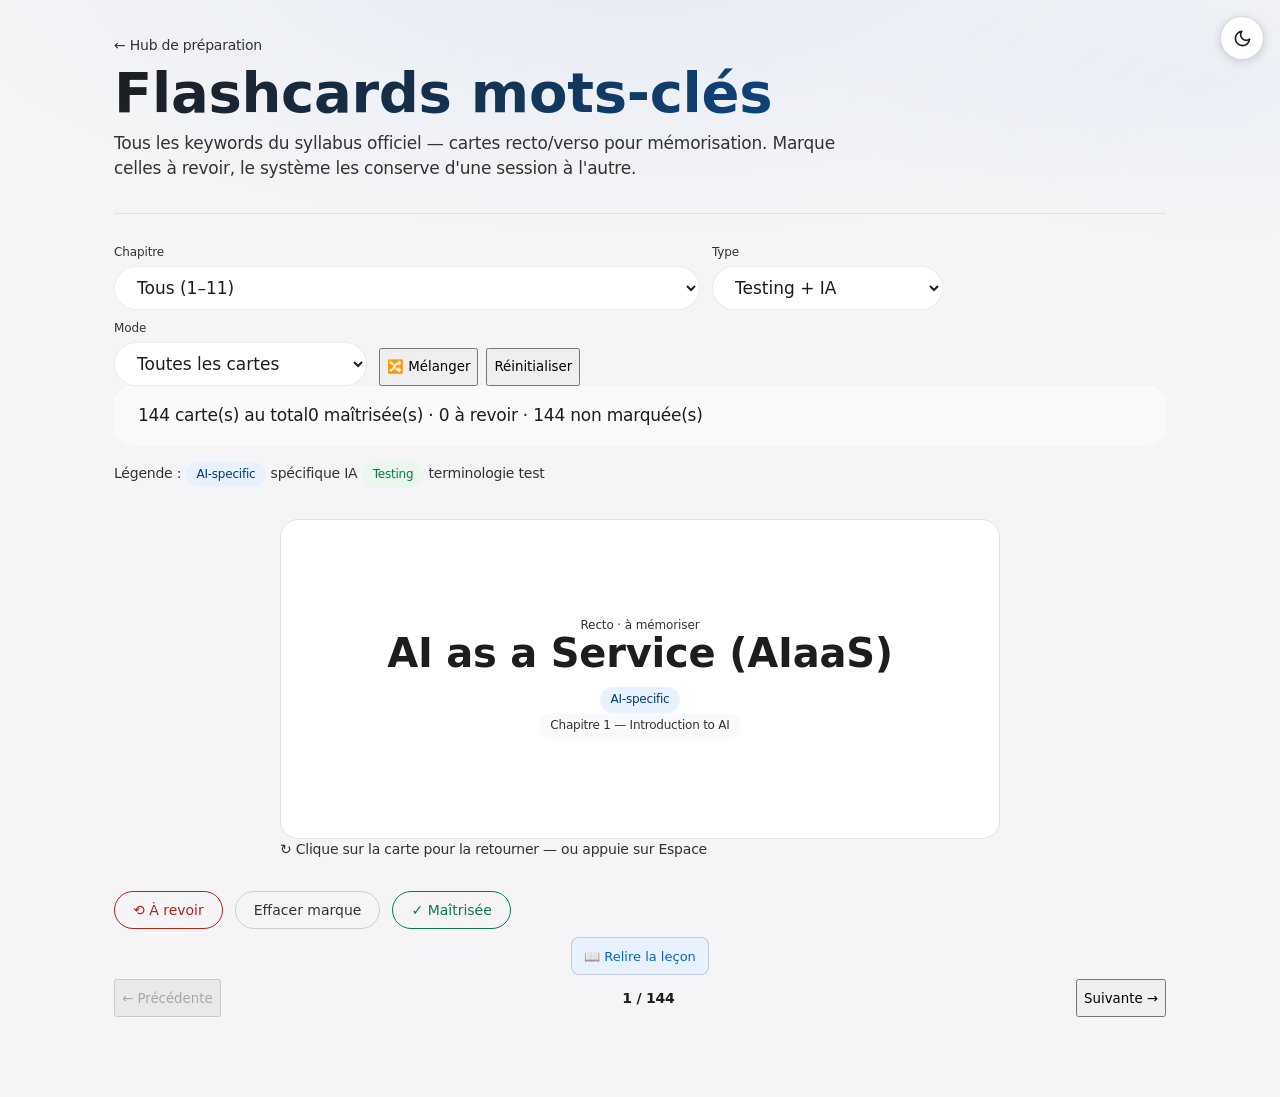
<file: keywords.html>
﻿<!DOCTYPE html>
<html lang="fr">
<head>
<meta charset="UTF-8">
<meta name="viewport" content="width=device-width, initial-scale=1.0">
<title>CT-AI — Flashcards mots-clés</title>
<link rel="stylesheet" href="style.css">
<link rel="stylesheet" href="lesson-modal.css">
<script src="theme.js"></script>
</head>
<body>
<div class="container">

<header>
  <a href="index.html" class="back-link">← Hub de préparation</a>
  <h1>Flashcards mots-clés</h1>
  <p class="subtitle">Tous les keywords du syllabus officiel — cartes recto/verso pour mémorisation. Marque celles à revoir, le système les conserve d'une session à l'autre.</p>
</header>

<div class="controls">
  <div class="control-group">
    <label>Chapitre</label>
    <select id="filterChapter">
      <option value="">Tous (1–11)</option>
    </select>
  </div>
  <div class="control-group">
    <label>Type</label>
    <select id="filterType">
      <option value="">Testing + IA</option>
      <option value="testing">Testing keywords</option>
      <option value="ai">AI-specific keywords</option>
    </select>
  </div>
  <div class="control-group">
    <label>Mode</label>
    <select id="modeSelect">
      <option value="all">Toutes les cartes</option>
      <option value="review">À réviser uniquement</option>
      <option value="known">Maîtrisées uniquement</option>
    </select>
  </div>
  <div style="display: flex; gap: 8px; align-self: flex-end; flex-wrap: wrap;">
    <button onclick="shuffleDeck()">🔀 Mélanger</button>
    <button onclick="resetMastery()">Réinitialiser</button>
  </div>
</div>

<div class="stats-bar" id="statsBar">Chargement…</div>

<div class="legend">
  Légende :
  <span><span class="legend-pill pill-ai">AI-specific</span> spécifique IA</span>
  <span><span class="legend-pill pill-testing">Testing</span> terminologie test</span>
</div>

<div id="cardArea"></div>

</div>

<script src="data.js"></script>
<script src="lesson-modal.js"></script>
<script>
  const STORAGE_KEY = 'ctai_flashcards_v1';
  const state = {
    chapterFilter: '',
    typeFilter: '',
    mode: 'all',
    deck: [],
    currentIdx: 0,
    flipped: false,
    mastery: JSON.parse(localStorage.getItem(STORAGE_KEY) || '{}') // { 'term::chapter': 'know'|'review' }
  };

  function saveMastery() {
    localStorage.setItem(STORAGE_KEY, JSON.stringify(state.mastery));
  }

  // Build full keyword list from data.js
  function buildAllCards() {
    const all = [];
    Object.keys(CTAI_DATA.keywords).forEach(chNum => {
      const ch = +chNum;
      const obj = CTAI_DATA.keywords[chNum];
      obj.testing.forEach(term => {
        all.push({ term, chapter: ch, type: 'testing' });
      });
      obj.ai.forEach(term => {
        all.push({ term, chapter: ch, type: 'ai' });
      });
    });
    return all;
  }
  const allCards = buildAllCards();

  // Find a definition for a term (case-insensitive, several variants)
  function getDefinition(term) {
    if (CTAI_DATA.keywordDefinitions[term]) return CTAI_DATA.keywordDefinitions[term];
    // Try without parens, e.g. "AI as a Service (AIaaS)" → "AIaaS (AI as a Service)"
    const alt = term.replace(/^(.*)\s*\((.*)\)$/, '$2 ($1)');
    if (CTAI_DATA.keywordDefinitions[alt]) return CTAI_DATA.keywordDefinitions[alt];
    // Try without parenthetical
    const noParen = term.replace(/\s*\(.*?\)\s*/g, '').trim();
    if (CTAI_DATA.keywordDefinitions[noParen]) return CTAI_DATA.keywordDefinitions[noParen];
    // Try capitalized first letter / lowercase first letter
    const cap = noParen.charAt(0).toUpperCase() + noParen.slice(1);
    const low = noParen.charAt(0).toLowerCase() + noParen.slice(1);
    if (CTAI_DATA.keywordDefinitions[cap]) return CTAI_DATA.keywordDefinitions[cap];
    if (CTAI_DATA.keywordDefinitions[low]) return CTAI_DATA.keywordDefinitions[low];
    return null;
  }

  function masteryKey(card) { return `${card.term}::${card.chapter}::${card.type}`; }

  function applyFilters() {
    state.deck = allCards.filter(c => {
      if (state.chapterFilter && c.chapter != state.chapterFilter) return false;
      if (state.typeFilter && c.type !== state.typeFilter) return false;
      if (state.mode === 'review' && state.mastery[masteryKey(c)] !== 'review') return false;
      if (state.mode === 'known' && state.mastery[masteryKey(c)] !== 'know') return false;
      return true;
    });
    state.currentIdx = Math.min(state.currentIdx, state.deck.length - 1);
    if (state.currentIdx < 0) state.currentIdx = 0;
    state.flipped = false;
    render();
  }

  function shuffleDeck() {
    state.deck.sort(() => Math.random() - 0.5);
    state.currentIdx = 0;
    state.flipped = false;
    render();
  }

  function flipCard() {
    state.flipped = !state.flipped;
    document.querySelector('.card')?.classList.toggle('flipped', state.flipped);
  }

  function nextCard() {
    if (state.currentIdx < state.deck.length - 1) {
      state.currentIdx++;
      state.flipped = false;
      render();
    }
  }

  function prevCard() {
    if (state.currentIdx > 0) {
      state.currentIdx--;
      state.flipped = false;
      render();
    }
  }

  function markCard(label) {
    const c = state.deck[state.currentIdx];
    if (!c) return;
    if (label === 'know') state.mastery[masteryKey(c)] = 'know';
    else if (label === 'review') state.mastery[masteryKey(c)] = 'review';
    else delete state.mastery[masteryKey(c)];
    saveMastery();
    nextCard();
    render();
  }

  function resetMastery() {
    if (confirm('Réinitialiser toutes les marques (maîtrisée / à revoir) ?')) {
      state.mastery = {};
      saveMastery();
      render();
    }
  }

  function updateStatsBar() {
    const total = allCards.filter(c => {
      if (state.chapterFilter && c.chapter != state.chapterFilter) return false;
      if (state.typeFilter && c.type !== state.typeFilter) return false;
      return true;
    }).length;
    let known = 0, review = 0;
    Object.keys(state.mastery).forEach(k => {
      const [term, chStr, type] = k.split('::');
      const ch = +chStr;
      if (state.chapterFilter && ch != state.chapterFilter) return;
      if (state.typeFilter && type !== state.typeFilter) return;
      if (state.mastery[k] === 'know') known++;
      else if (state.mastery[k] === 'review') review++;
    });
    const sb = document.getElementById('statsBar');
    sb.innerHTML = `<span>${total} carte(s) au total</span><span>${known} maîtrisée(s) · ${review} à revoir · ${total-known-review} non marquée(s)</span>`;
  }

  function render() {
    updateStatsBar();
    const area = document.getElementById('cardArea');
    if (state.deck.length === 0) {
      area.innerHTML = `<div class="empty-state">
        <div class="big">∅</div>
        <p>Aucune carte avec ces filtres.</p>
        <p style="font-size: 13px;">Essaye un autre chapitre ou change le mode.</p>
      </div>`;
      return;
    }

    const c = state.deck[state.currentIdx];
    const ch = CTAI_DATA.chapters.find(x => x.num === c.chapter);
    const def = getDefinition(c.term);
    const masteryStatus = state.mastery[masteryKey(c)];
    const typeLabel = c.type === 'ai' ? 'AI-specific' : 'Testing';
    const typePill = c.type === 'ai' ? 'pill-ai' : 'pill-testing';

    area.innerHTML = `
      <div class="card-stage">
        <div class="card ${state.flipped?'flipped':''}" onclick="flipCard()">
          <div class="card-face">
            <div class="card-recto-label">Recto · à mémoriser</div>
            <div class="card-term">${c.term}</div>
            <span class="legend-pill ${typePill}" style="font-size: 12px;">${typeLabel}</span>
            <div class="card-chapter">Chapitre ${ch.num} — ${ch.title}</div>
            ${masteryStatus ? `<div style="margin-top: 12px; font-size: 12px; color: ${masteryStatus==='know'?'var(--success)':'var(--danger)'};">État : ${masteryStatus==='know'?'maîtrisée ✓':'à revoir ⟲'}</div>` : ''}
          </div>
          <div class="card-face back">
            <div class="card-verso-label">Verso · définition</div>
            <div class="card-back-term">${c.term}</div>
            <div class="card-back-def">${def || '<em>Pas de définition synthétique disponible — voir le glossaire ISTQB CT-AI dans le syllabus.</em>'}</div>
          </div>
        </div>
        <div class="flip-hint">↻ Clique sur la carte pour la retourner — ou appuie sur Espace</div>
      </div>

      <div class="review-buttons">
        <button class="review-btn dont-know" onclick="markCard('review')">⟲ À revoir</button>
        <button class="review-btn skip" onclick="markCard(null)">Effacer marque</button>
        <button class="review-btn know" onclick="markCard('know')">✓ Maîtrisée</button>
      </div>

      <div style="text-align:center;margin:8px 0 4px;">
        <button class="lm-trigger" onclick="LessonModal.open(${c.chapter})">📖 Relire la leçon</button>
      </div>
      <div class="nav-row">
        <button onclick="prevCard()" ${state.currentIdx===0?'disabled':''}>← Précédente</button>
        <div class="nav-info">${state.currentIdx + 1} / ${state.deck.length}</div>
        <button onclick="nextCard()" ${state.currentIdx===state.deck.length-1?'disabled':''}>Suivante →</button>
      </div>
    `;
  }

  // Populate chapter filter
  const chSel = document.getElementById('filterChapter');
  CTAI_DATA.chapters.forEach(c => {
    const opt = document.createElement('option');
    opt.value = c.num;
    opt.textContent = `Ch.${c.num} — ${c.title}`;
    chSel.appendChild(opt);
  });

  document.getElementById('filterChapter').addEventListener('change', e => {
    state.chapterFilter = e.target.value;
    state.currentIdx = 0;
    applyFilters();
  });
  document.getElementById('filterType').addEventListener('change', e => {
    state.typeFilter = e.target.value;
    state.currentIdx = 0;
    applyFilters();
  });
  document.getElementById('modeSelect').addEventListener('change', e => {
    state.mode = e.target.value;
    state.currentIdx = 0;
    applyFilters();
  });

  // Keyboard shortcuts
  document.addEventListener('keydown', e => {
    if (e.target.tagName === 'SELECT' || e.target.tagName === 'INPUT') return;
    if (e.key === ' ' || e.key === 'Enter') { e.preventDefault(); flipCard(); }
    else if (e.key === 'ArrowRight') nextCard();
    else if (e.key === 'ArrowLeft') prevCard();
    else if (e.key === '1') markCard('review');
    else if (e.key === '2') markCard(null);
    else if (e.key === '3') markCard('know');
  });

  applyFilters();
</script>
<script type="module" src="motion-animations.js"></script>
</body>
</html>
</file>
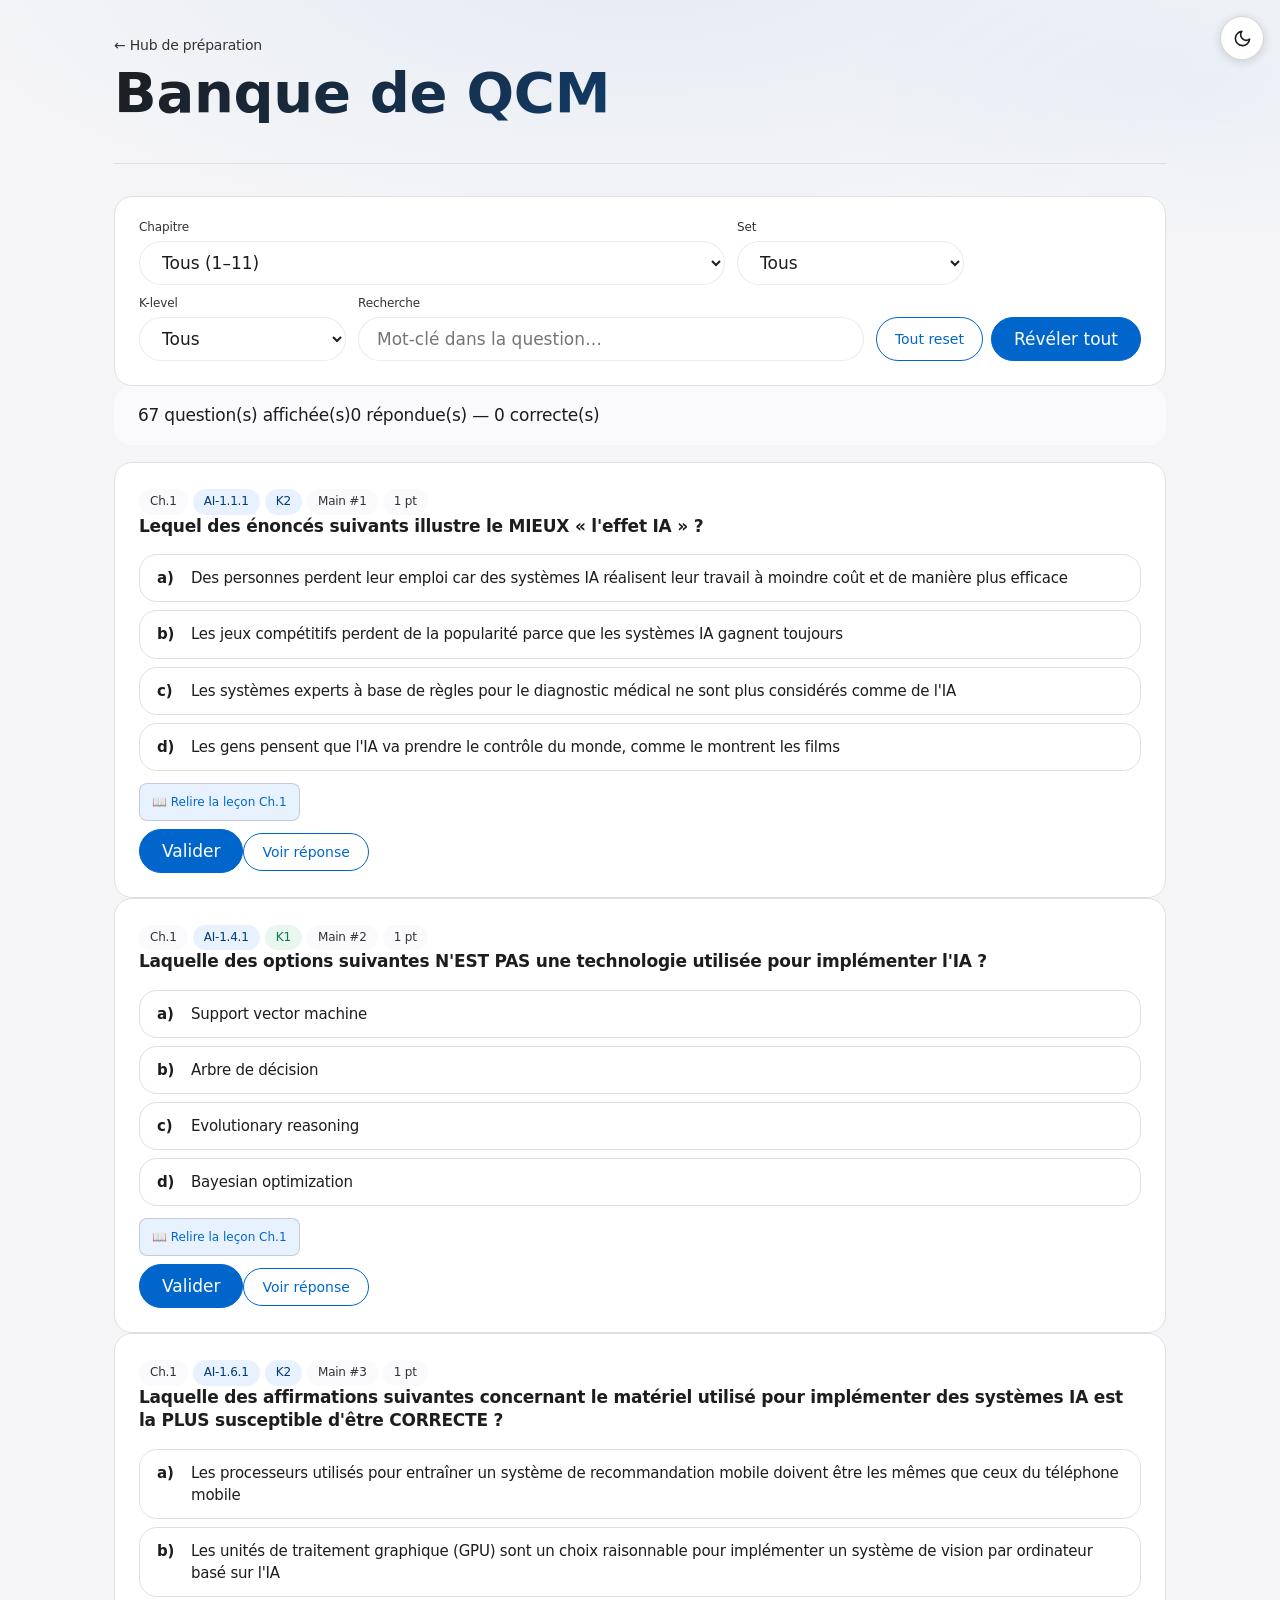
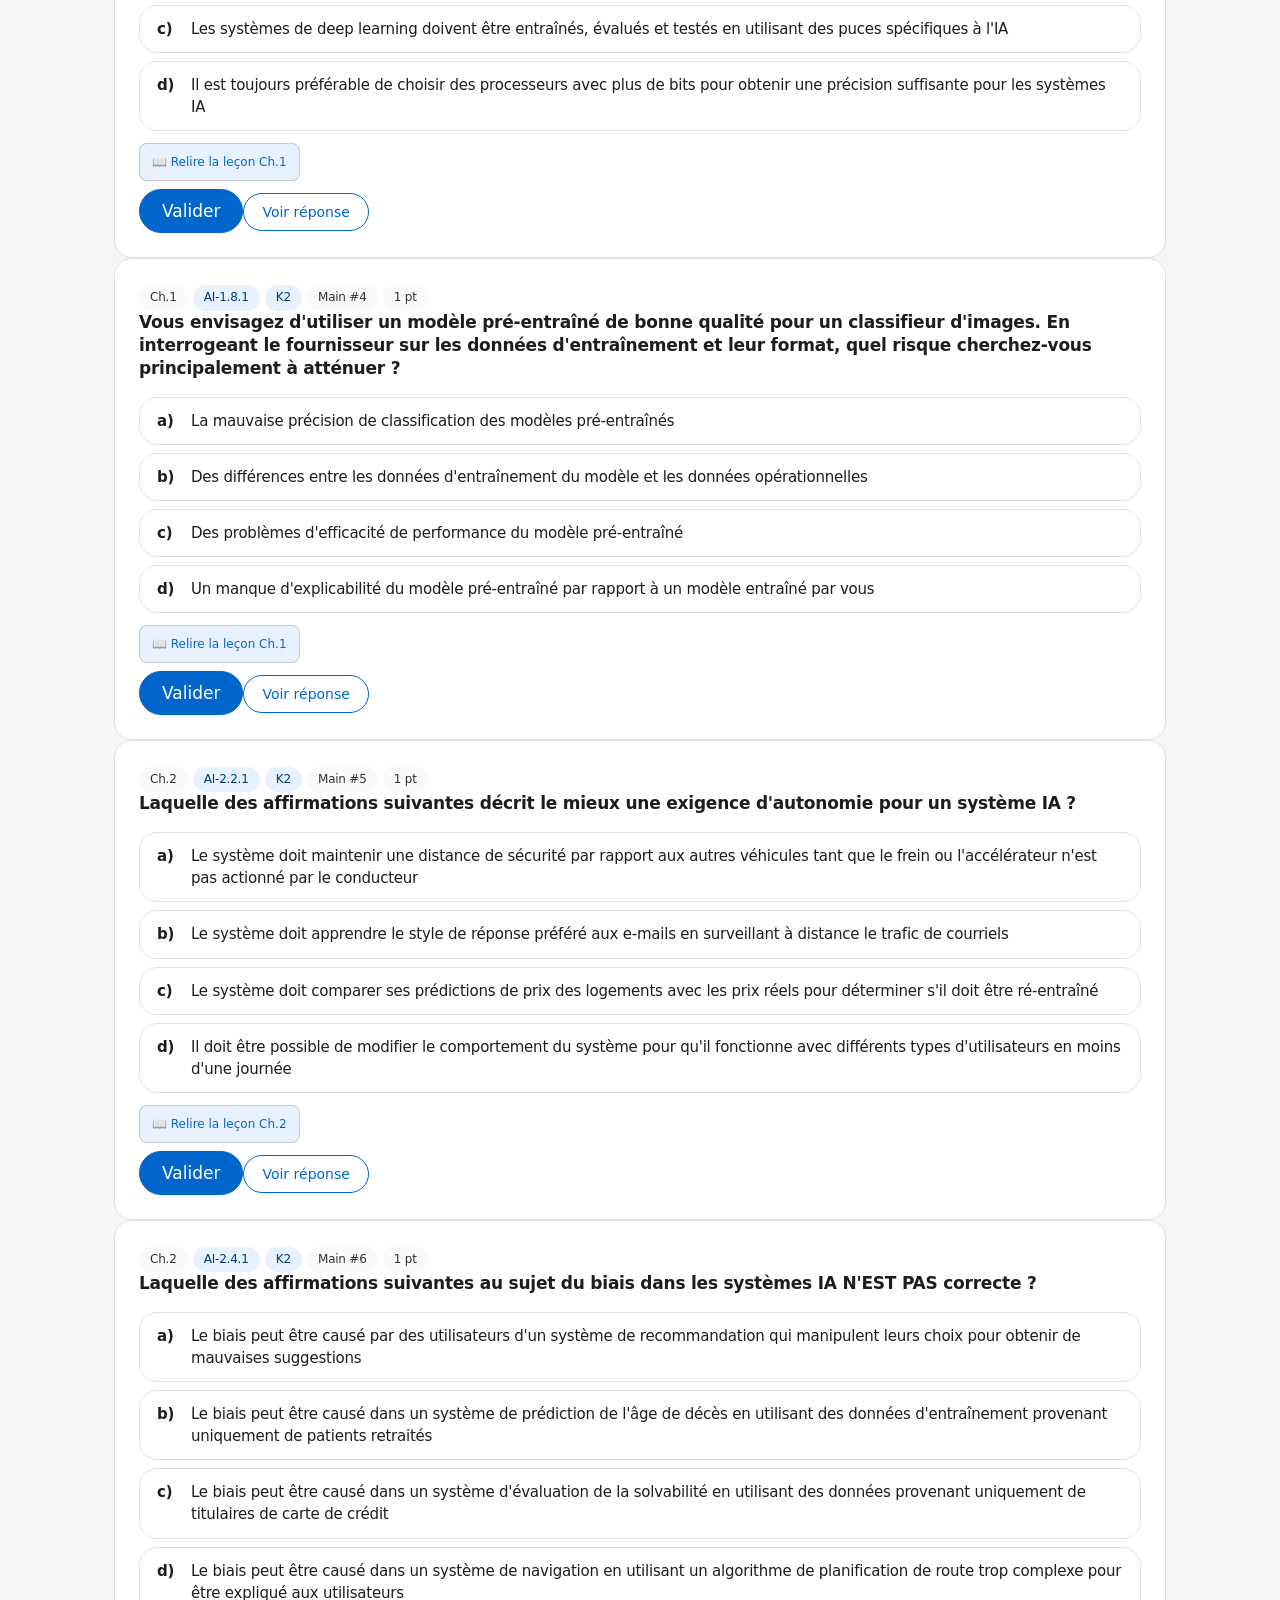
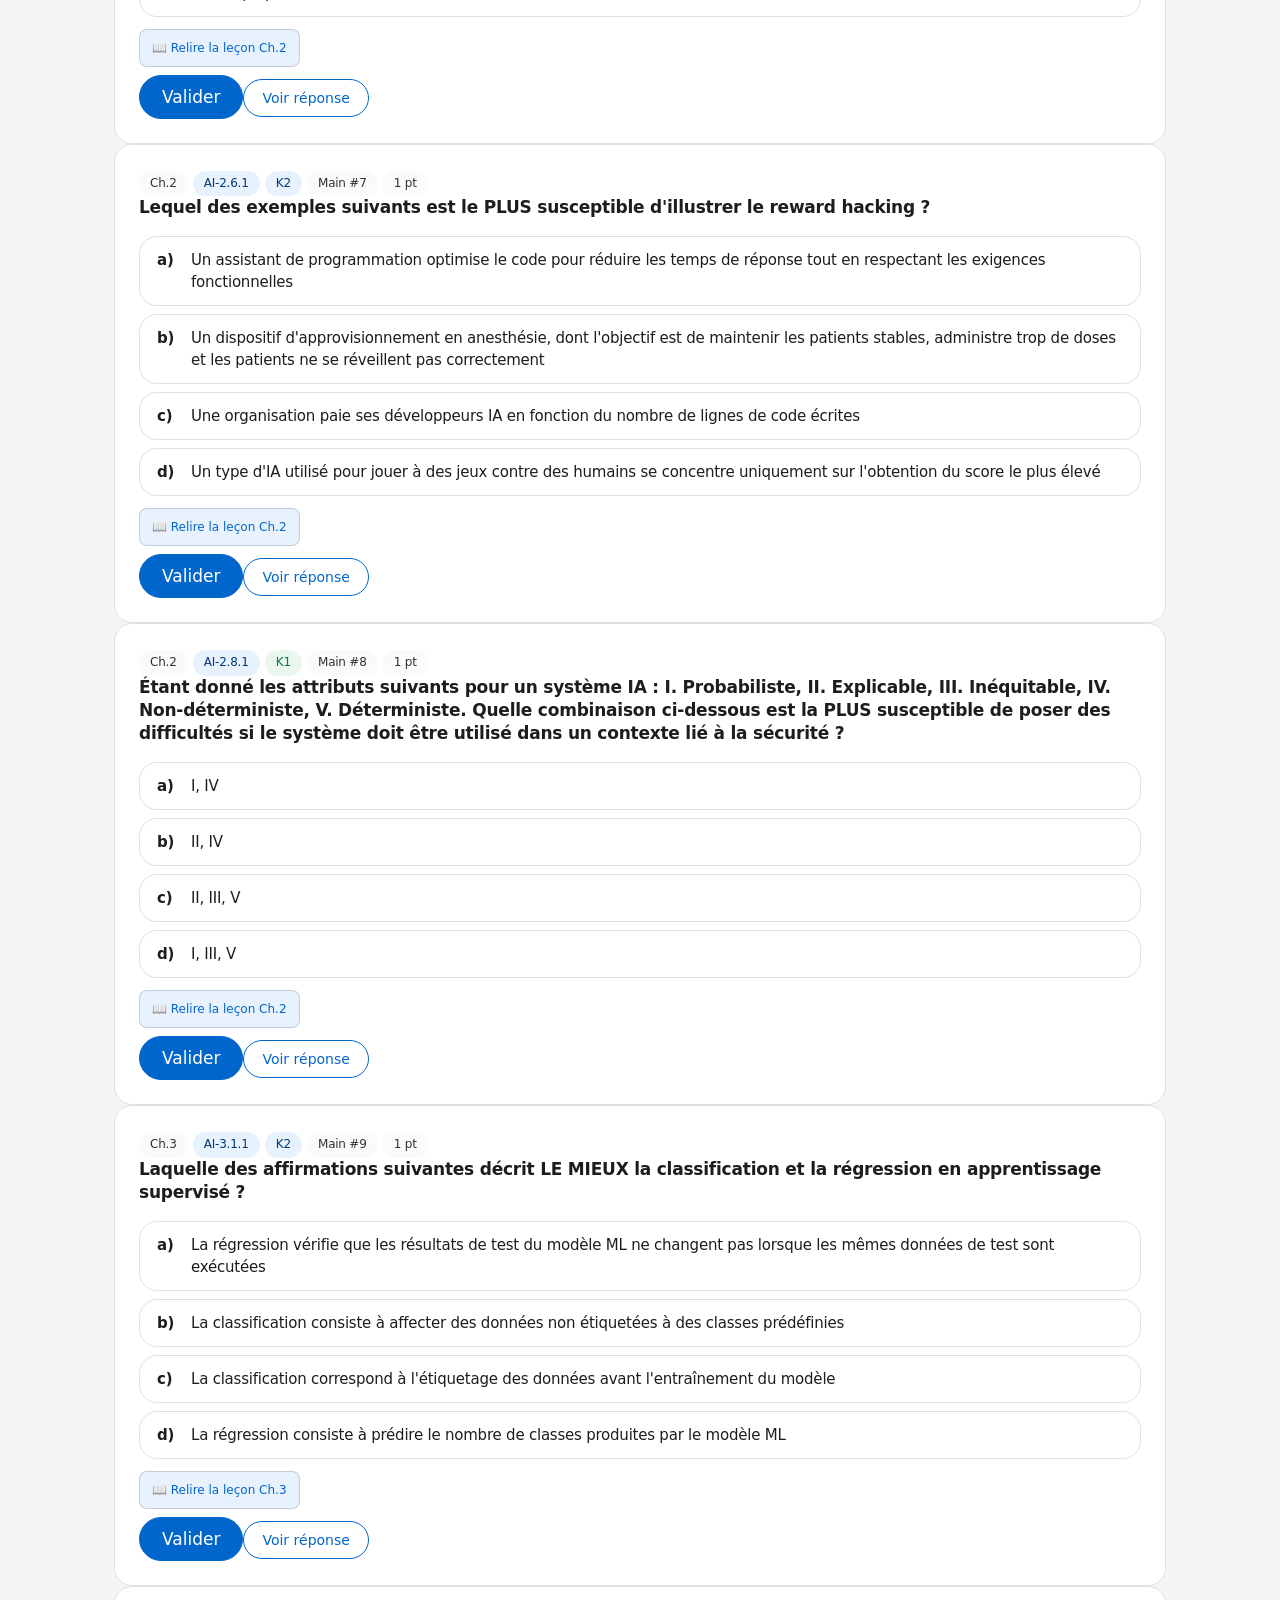
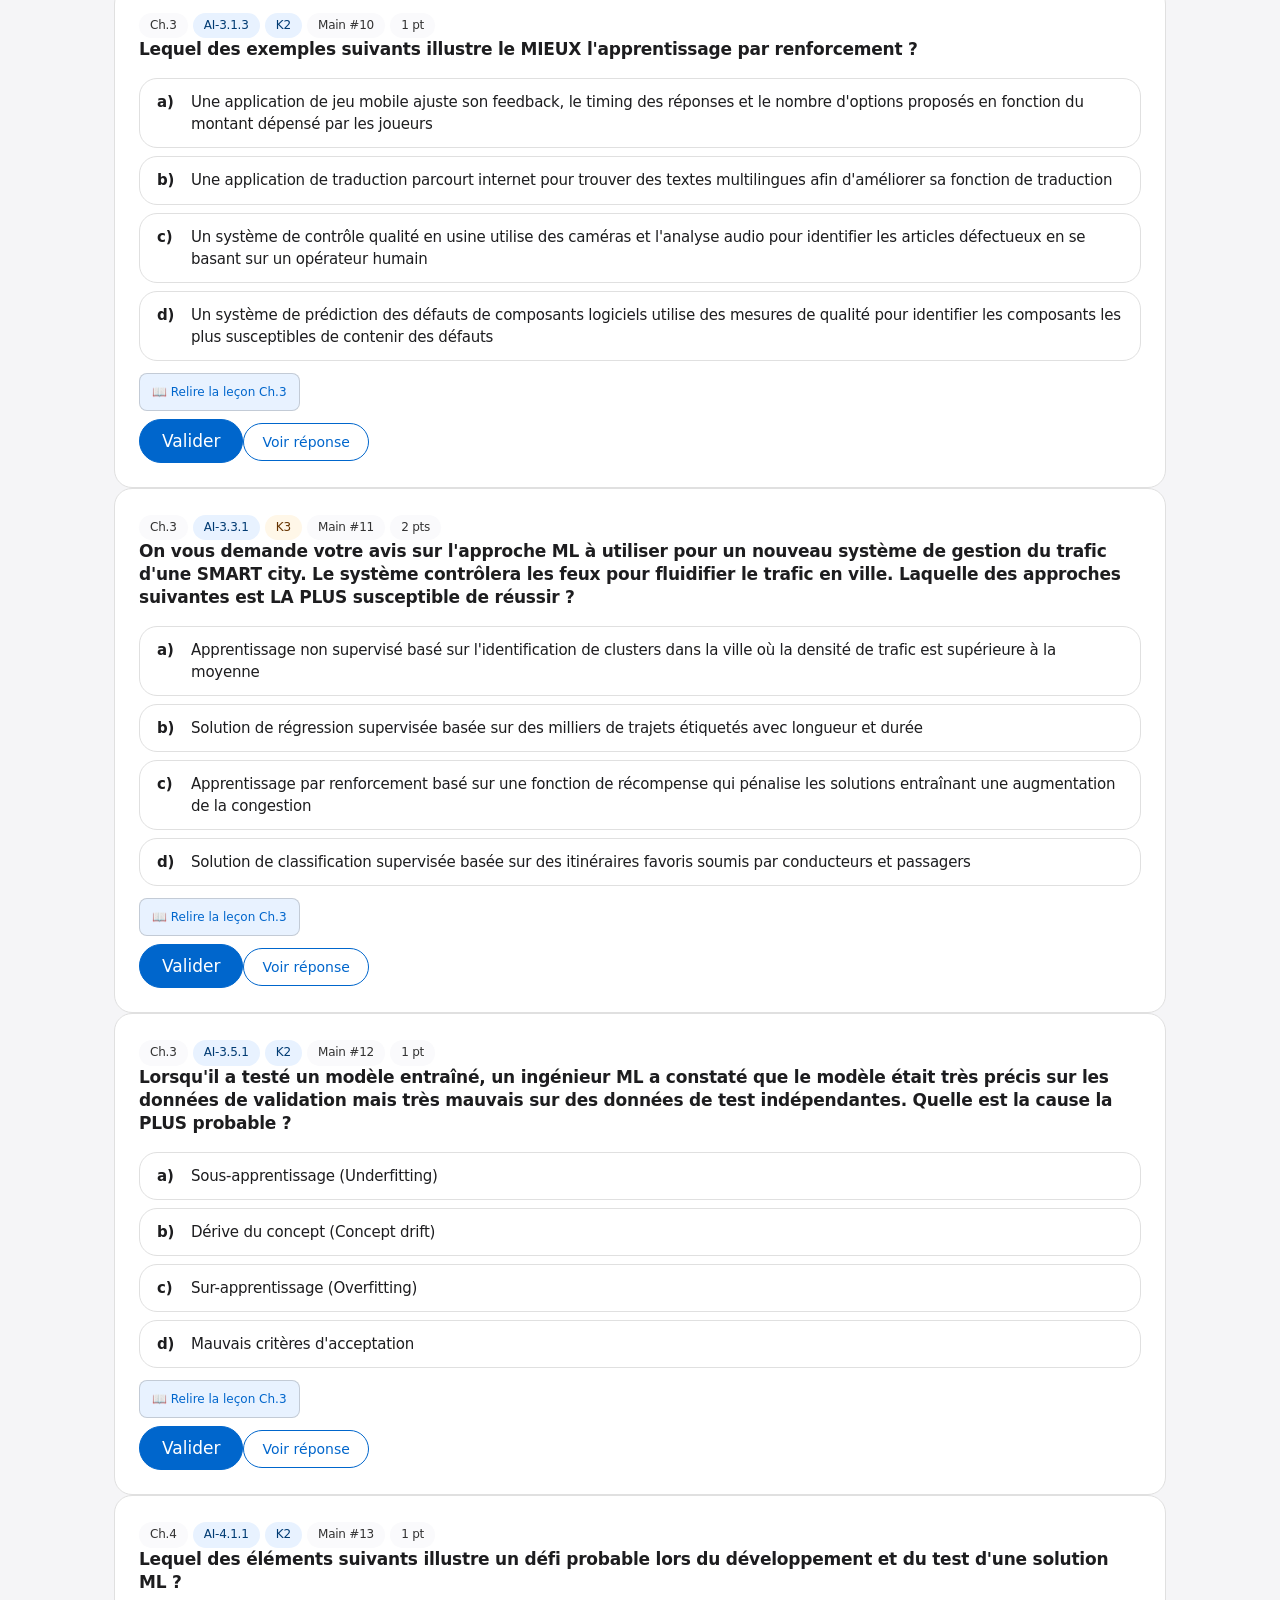
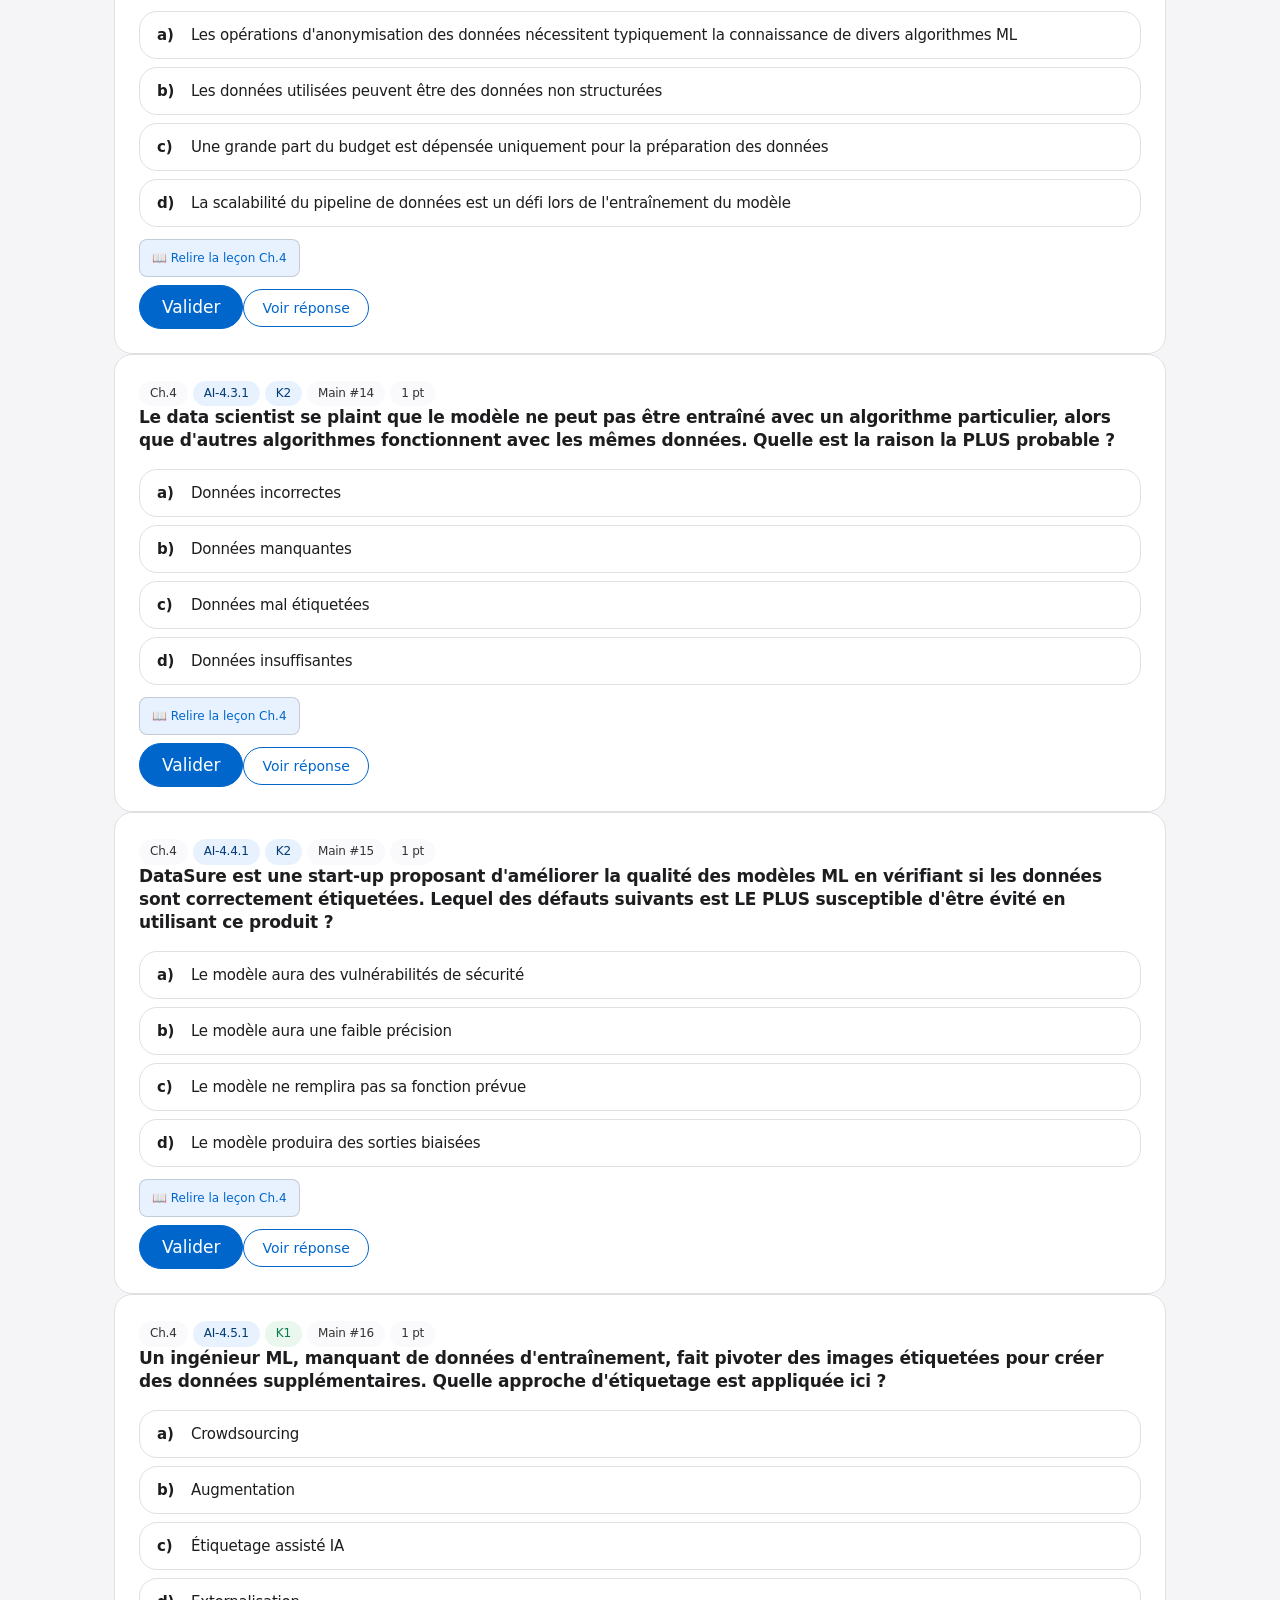
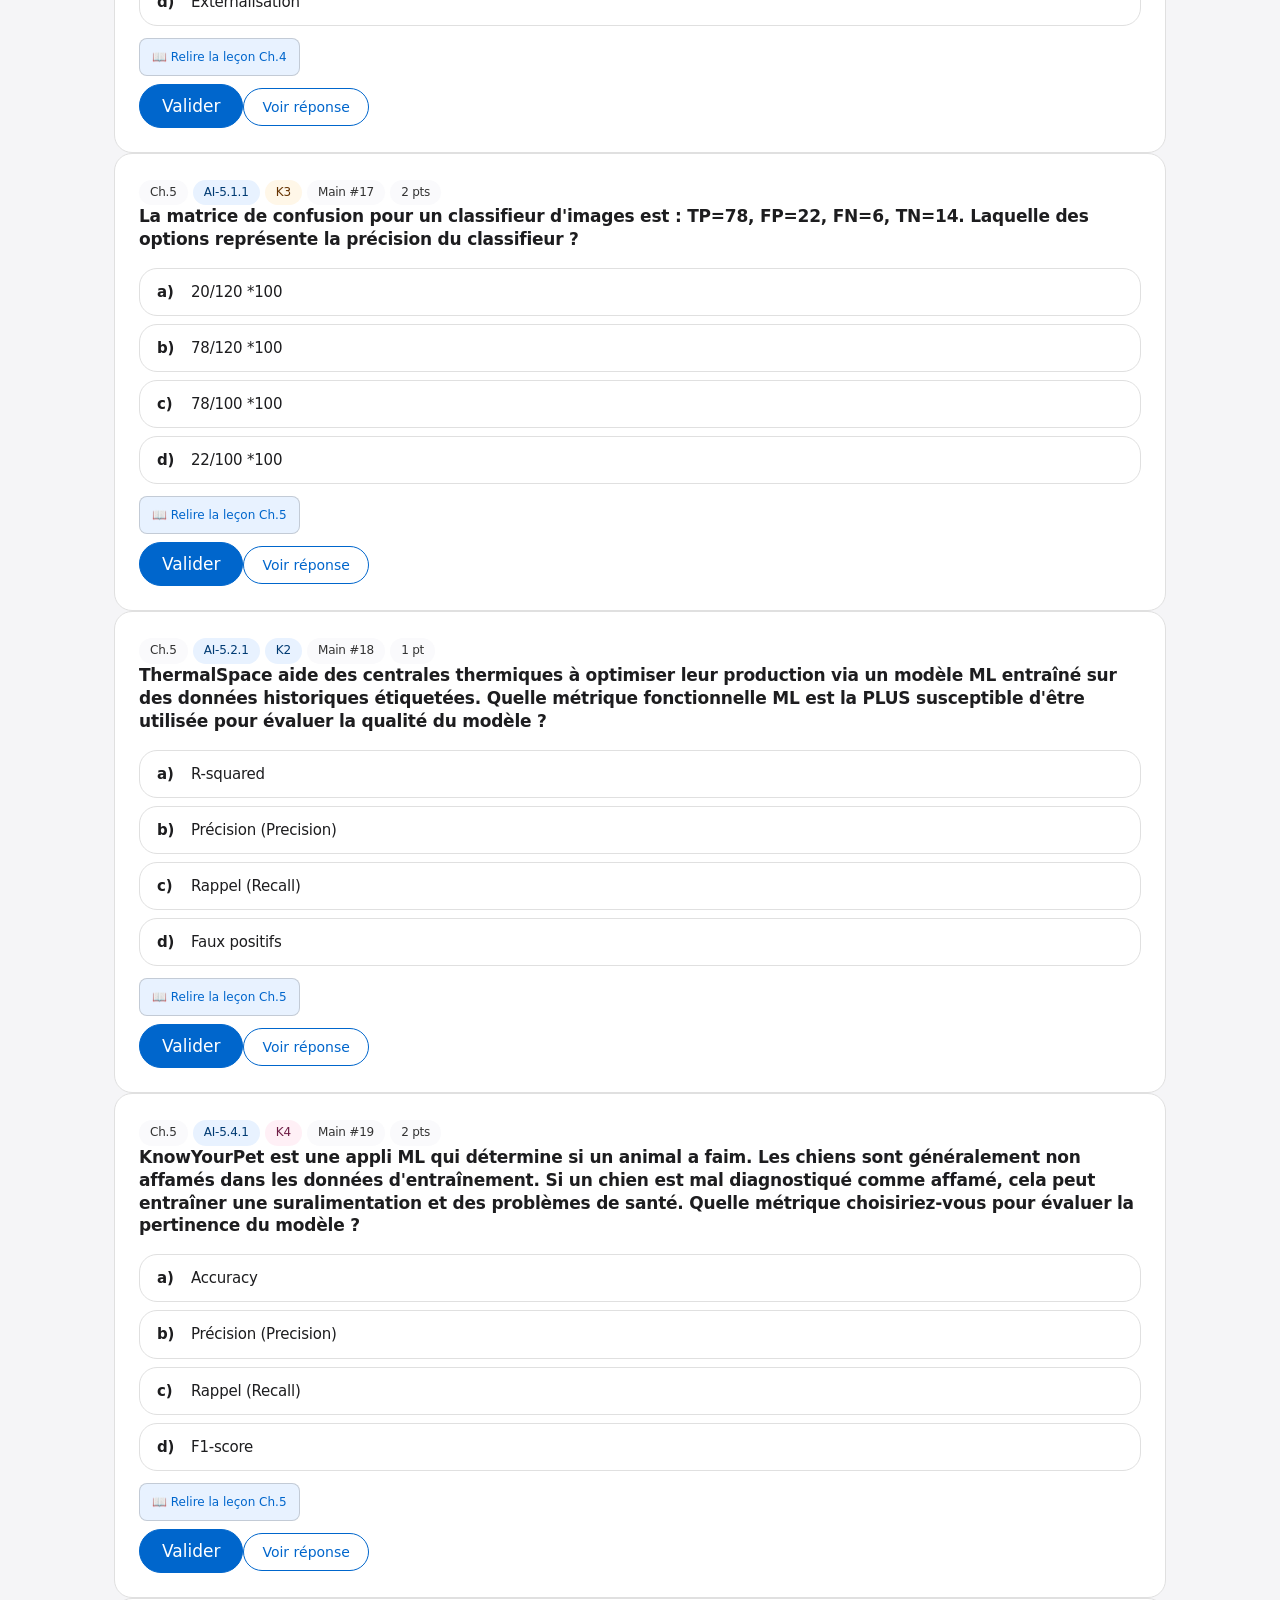
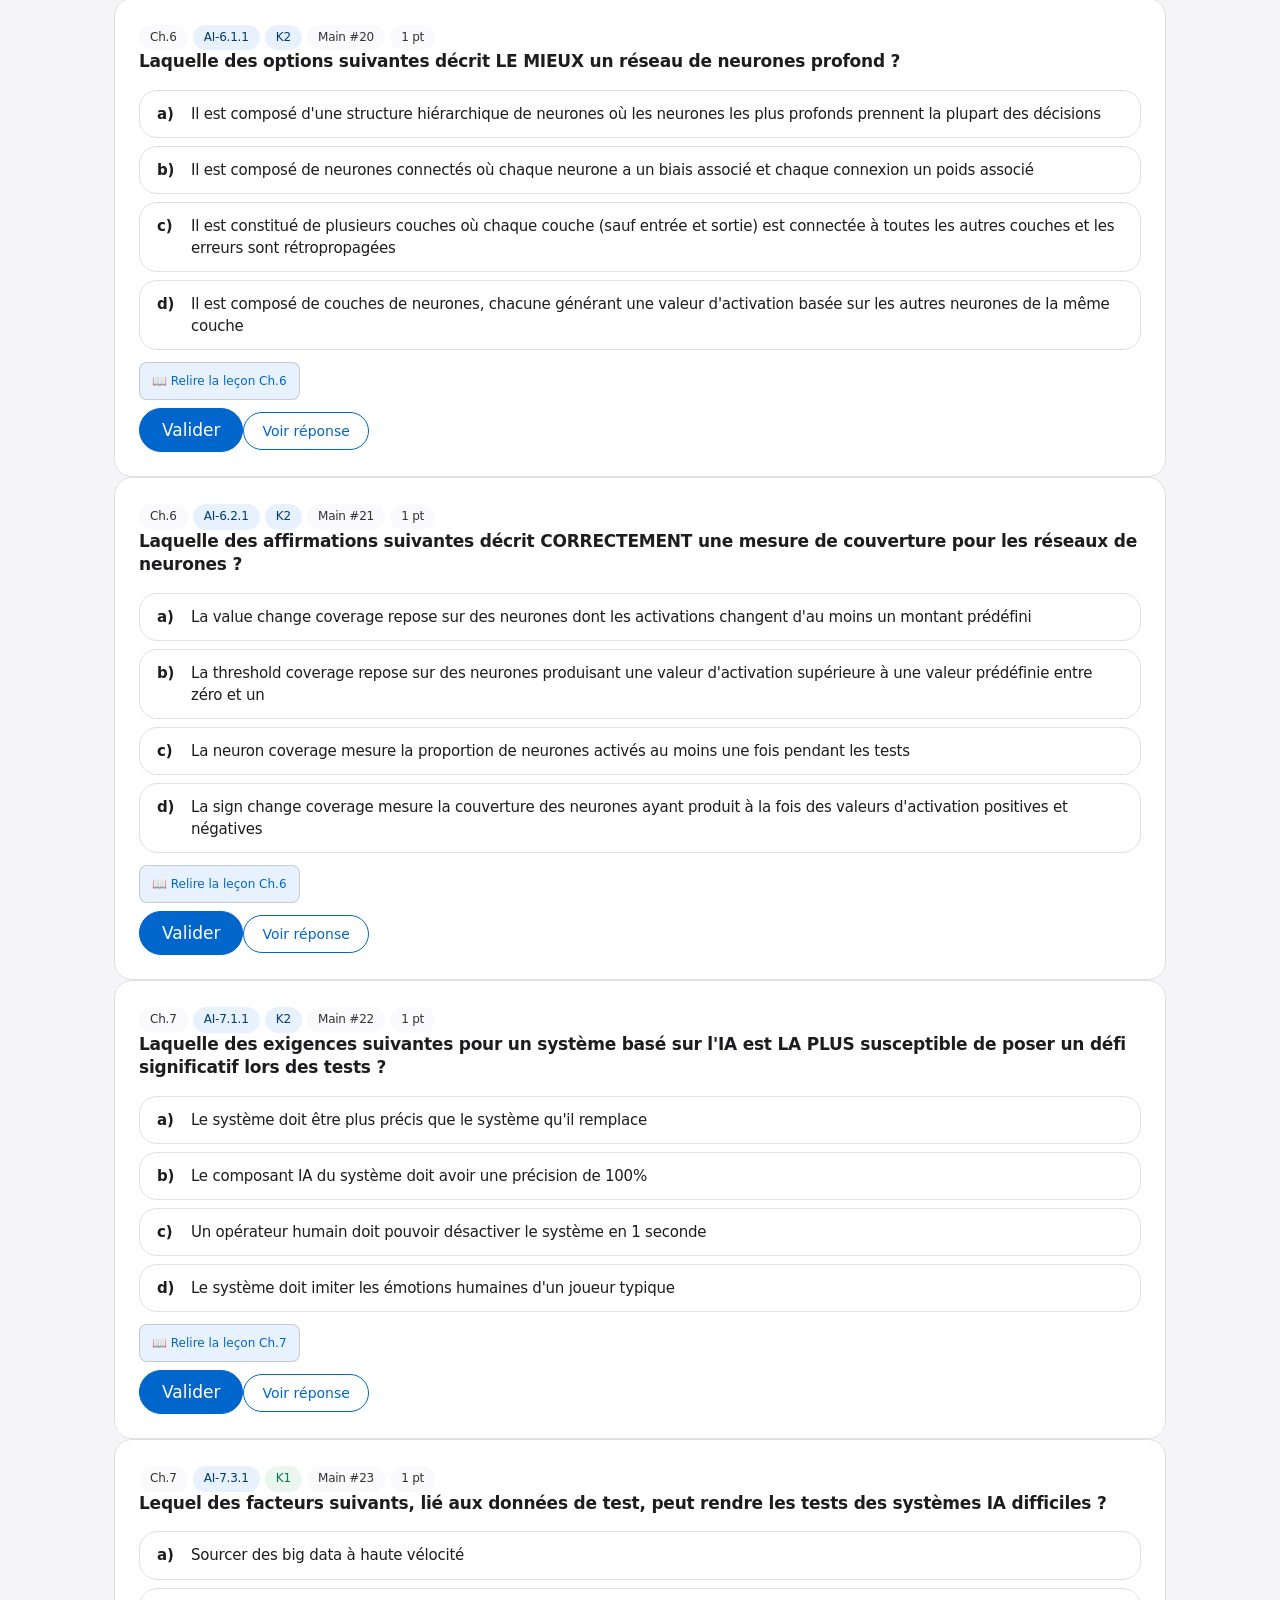
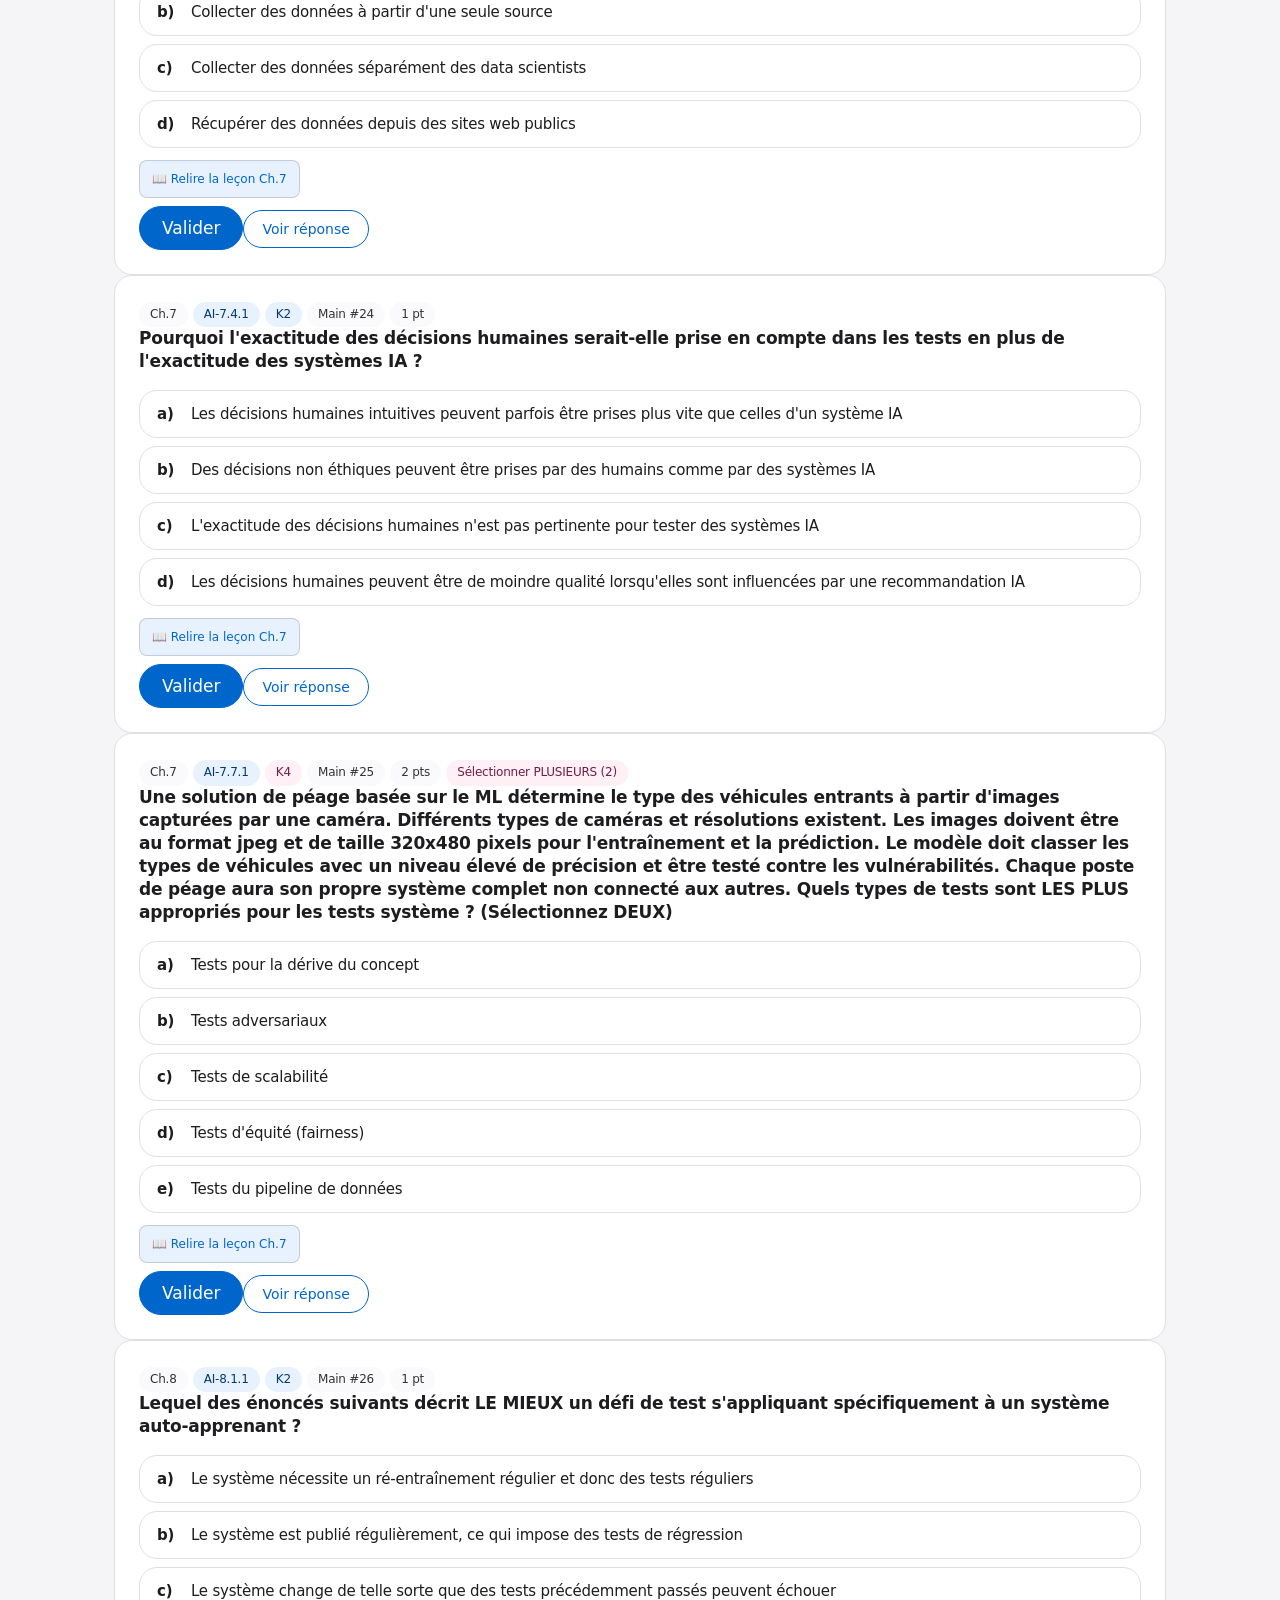
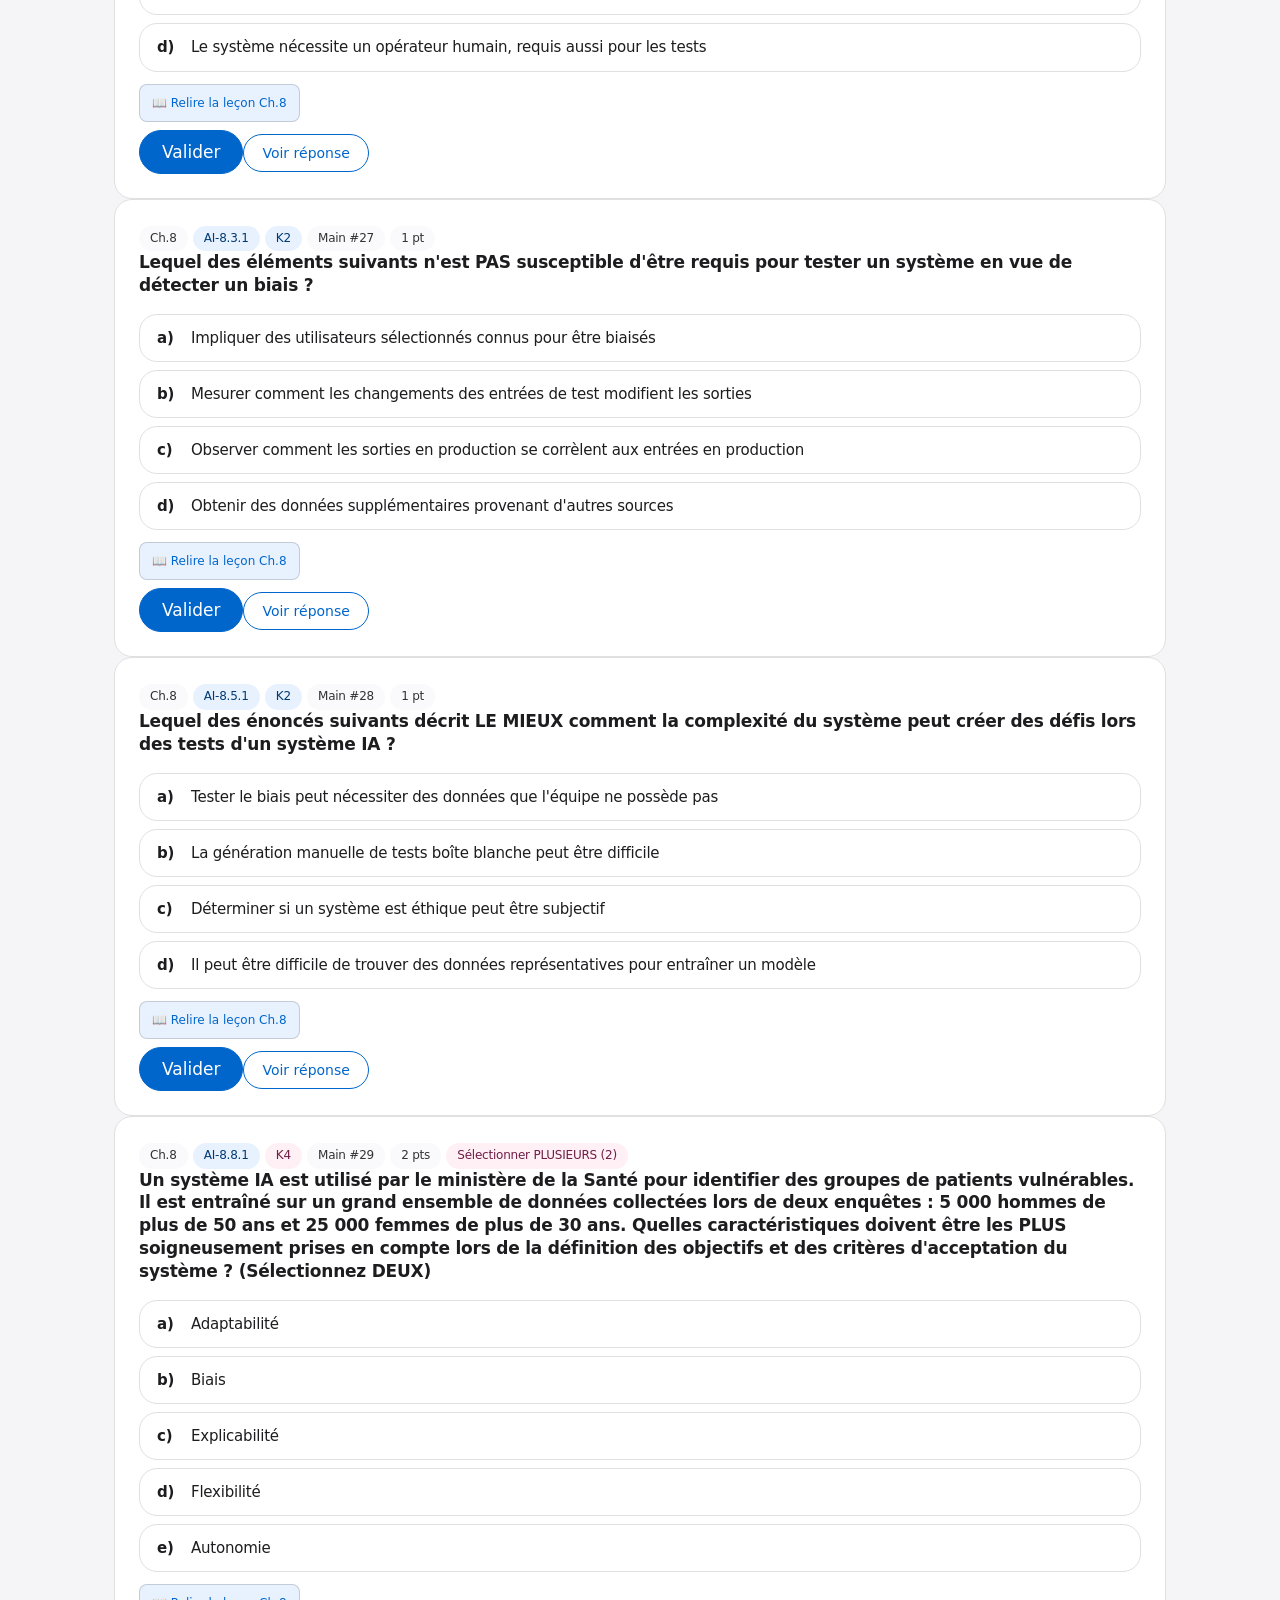
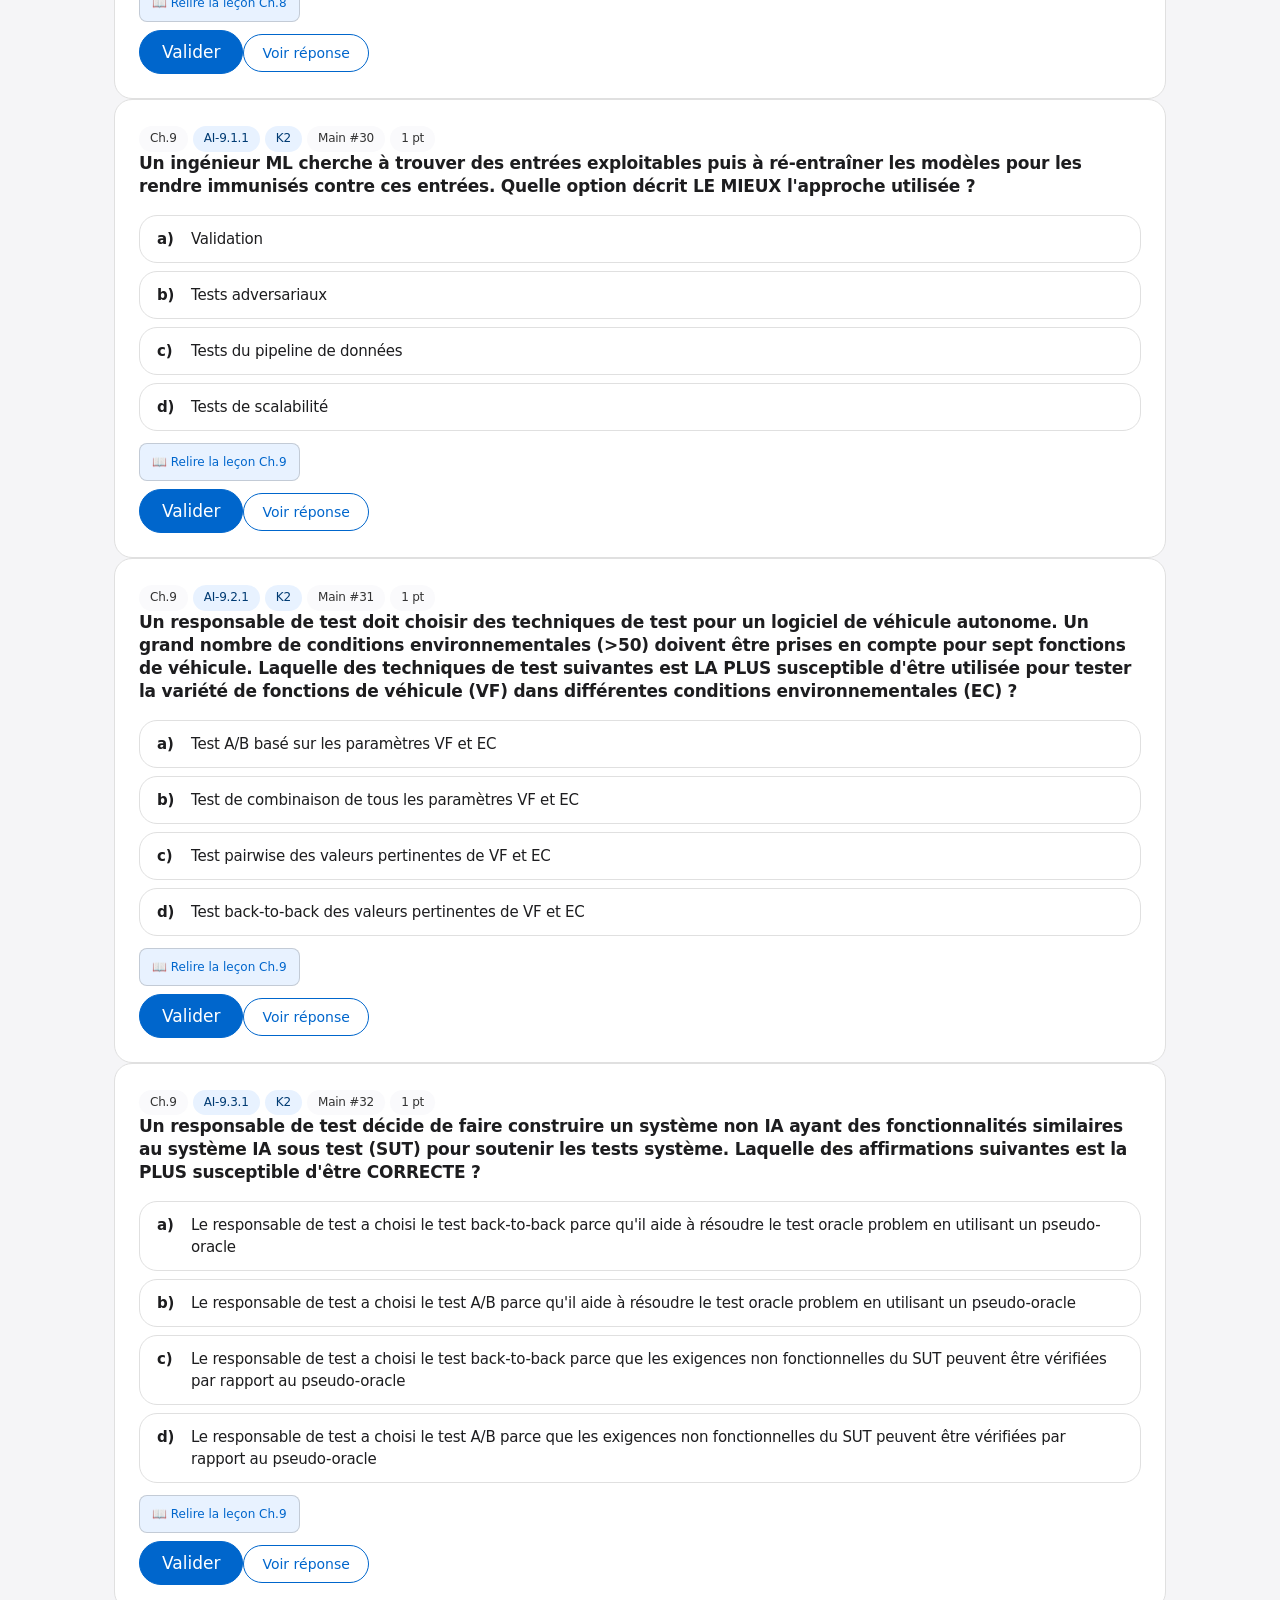
<file: questions.html>
﻿<!DOCTYPE html>
<html lang="fr">
<head>
<meta charset="UTF-8">
<meta name="viewport" content="width=device-width, initial-scale=1.0">
<title>CT-AI — Banque de QCM</title>
<link rel="stylesheet" href="style.css">
<link rel="stylesheet" href="lesson-modal.css">
<script src="theme.js"></script>
</head>
<body>
<div class="container">

<header>
  <div>
    <a href="index.html" class="back-link">← Hub de préparation</a>
    <h1 style="margin-top: 6px;">Banque de QCM</h1>
  </div>
</header>

<div class="filters">
  <div class="filter-group">
    <label>Chapitre</label>
    <select id="filterChapter">
      <option value="">Tous (1–11)</option>
    </select>
  </div>
  <div class="filter-group">
    <label>Set</label>
    <select id="filterSet">
      <option value="">Tous</option>
      <option value="main">Set principal (40)</option>
      <option value="additional">Set additionnel (27)</option>
    </select>
  </div>
  <div class="filter-group">
    <label>K-level</label>
    <select id="filterK">
      <option value="">Tous</option>
      <option value="K1">K1 — Remember</option>
      <option value="K2">K2 — Understand</option>
      <option value="K3">K3 — Apply</option>
      <option value="K4">K4 — Analyze</option>
    </select>
  </div>
  <div class="filter-group" style="flex: 1; min-width: 180px;">
    <label>Recherche</label>
    <input type="text" id="searchInput" placeholder="Mot-clé dans la question…">
  </div>
  <div style="display: flex; gap: 8px; align-self: flex-end;">
    <button class="ghost" onclick="resetAll()">Tout reset</button>
    <button class="primary" onclick="revealAll()">Révéler tout</button>
  </div>
</div>

<div class="stats-bar" id="statsBar">Chargement…</div>

<div id="qList"></div>

</div>

<script src="data.js"></script>
<script src="lesson-modal.js"></script>
<script>
  const STORAGE_KEY = 'ctai_practice_v1';

  // Populate chapter filter
  const chSel = document.getElementById('filterChapter');
  CTAI_DATA.chapters.forEach(c => {
    const opt = document.createElement('option');
    opt.value = c.num;
    opt.textContent = `Ch.${c.num} — ${c.title}`;
    chSel.appendChild(opt);
  });

  // State of selections per question (session-level only)
  let answers = JSON.parse(localStorage.getItem(STORAGE_KEY) || '{}');
  const letters = ['a','b','c','d','e'];

  function saveState() {
    localStorage.setItem(STORAGE_KEY, JSON.stringify(answers));
  }

  function getFilteredQuestions() {
    const ch = document.getElementById('filterChapter').value;
    const set = document.getElementById('filterSet').value;
    const kl = document.getElementById('filterK').value;
    const search = document.getElementById('searchInput').value.toLowerCase().trim();
    return CTAI_DATA.questions.filter(q => {
      if (ch && q.chapter != ch) return false;
      if (set && q.set !== set) return false;
      if (kl && q.kLevel !== kl) return false;
      if (search && !q.stem.toLowerCase().includes(search) && !q.options.some(o => o.toLowerCase().includes(search))) return false;
      return true;
    });
  }

  function renderQuestions() {
    const qs = getFilteredQuestions();
    const list = document.getElementById('qList');
    list.innerHTML = '';

    // Update stats
    const answered = qs.filter(q => answers[q.id] && answers[q.id].submitted).length;
    const correct = qs.filter(q => {
      const a = answers[q.id];
      if (!a || !a.submitted) return false;
      const sel = (a.selected || []).slice().sort().join(',');
      const ok = q.correct.slice().sort().join(',');
      return sel === ok;
    }).length;
    const sb = document.getElementById('statsBar');
    sb.innerHTML = `<span>${qs.length} question(s) affichée(s)</span><span>${answered} répondue(s) — ${correct} correcte(s) ${answered ? '('+Math.round(correct/answered*100)+'%)' : ''}</span>`;

    if (qs.length === 0) {
      list.innerHTML = '<div class="empty-state">Aucune question avec ces filtres.</div>';
      return;
    }

    qs.forEach(q => {
      const card = document.createElement('div');
      card.className = 'question-card';
      card.id = 'q-' + q.id;

      const a = answers[q.id] || { selected: [], submitted: false };
      const submitted = a.submitted;

      const optsHTML = q.options.map((opt, i) => {
        const letter = letters[i];
        const selected = (a.selected || []).includes(letter);
        const isCorrect = q.correct.includes(letter);
        let cls = '';
        if (submitted) {
          if (isCorrect) cls = 'correct';
          else if (selected) cls = 'wrong';
        } else if (selected) {
          cls = 'selected';
        }
        return `<li class="${cls}" onclick="toggleOption(${q.id}, '${letter}')"><span class="opt-letter">${letter})</span><span>${opt}</span></li>`;
      }).join('');

      const justHTML = q.justifications.map((j, i) => {
        const letter = letters[i];
        const isCorrect = q.correct.includes(letter);
        return `<div class="just-item ${isCorrect ? 'correct' : 'incorrect'}"><strong>${letter})</strong> ${j}</div>`;
      }).join('');

      const setLabel = q.set === 'main' ? 'Main' : 'Add.';
      const setNum = q.set === 'main' ? q.id : q.id - 40;
      const ptsLabel = q.points > 1 ? `${q.points} pts` : '1 pt';
      const multiBadge = q.multi ? `<span class="badge multi">Sélectionner PLUSIEURS (${q.correct.length})</span>` : '';

      card.innerHTML = `
        <div class="q-header">
          <span class="badge">Ch.${q.chapter}</span>
          <span class="badge lo">${q.lo}</span>
          <span class="badge ${q.kLevel.toLowerCase()}">${q.kLevel}</span>
          <span class="badge">${setLabel} #${setNum}</span>
          <span class="badge">${ptsLabel}</span>
          ${multiBadge}
        </div>
        <div class="q-stem">${q.stem}</div>
        <ul class="q-options">${optsHTML}</ul>
        <div class="q-lesson-link" style="margin-bottom:8px;">
          <button class="lm-trigger" style="font-size:12px;" onclick="LessonModal.open(${q.chapter})">📖 Relire la leçon Ch.${q.chapter}</button>
        </div>
        <div class="q-actions">
          ${!submitted ? `<button class="primary" onclick="submitQ(${q.id})">Valider</button><button class="ghost" onclick="showAnswer(${q.id})">Voir réponse</button>` : `<button class="ghost" onclick="resetQ(${q.id})">Recommencer</button>`}
        </div>
        <div class="q-justifications ${submitted ? 'visible' : ''}">${justHTML}</div>
      `;
      list.appendChild(card);
    });
  }

  function toggleOption(qid, letter) {
    const q = CTAI_DATA.questions.find(x => x.id === qid);
    const a = answers[qid] || { selected: [], submitted: false };
    if (a.submitted) return;
    if (q.multi) {
      if (a.selected.includes(letter)) {
        a.selected = a.selected.filter(x => x !== letter);
      } else {
        a.selected.push(letter);
      }
    } else {
      a.selected = [letter];
    }
    answers[qid] = a;
    saveState();
    renderQuestions();
  }

  function submitQ(qid) {
    answers[qid] = answers[qid] || { selected: [], submitted: false };
    answers[qid].submitted = true;
    saveState();
    renderQuestions();
  }

  function showAnswer(qid) {
    answers[qid] = answers[qid] || { selected: [], submitted: false };
    answers[qid].submitted = true;
    saveState();
    renderQuestions();
  }

  function resetQ(qid) {
    delete answers[qid];
    saveState();
    renderQuestions();
  }

  function revealAll() {
    getFilteredQuestions().forEach(q => {
      answers[q.id] = answers[q.id] || { selected: [], submitted: false };
      answers[q.id].submitted = true;
    });
    saveState();
    renderQuestions();
  }

  function resetAll() {
    if (confirm('Effacer toutes les réponses ?')) {
      answers = {};
      saveState();
      renderQuestions();
    }
  }

  ['filterChapter','filterSet','filterK','searchInput'].forEach(id => {
    document.getElementById(id).addEventListener('input', renderQuestions);
  });

  renderQuestions();
</script>
<script type="module" src="motion-animations.js"></script>
</body>
</html>
</file>
<file: style.css>
/* Shared Apple-inspired design system from DESIGN.md */
:root {
  --color-primary: #0066cc;
  --color-primary-focus: #0071e3;
  --color-primary-on-dark: #2997ff;
  --color-ink: #1d1d1f;
  --color-body: #1d1d1f;
  --color-body-on-dark: #ffffff;
  --color-body-muted: #cccccc;
  --color-ink-muted-80: #333333;
  --color-ink-muted-48: #7a7a7a;
  --color-divider-soft: #f0f0f0;
  --color-hairline: #e0e0e0;
  --color-canvas: #ffffff;
  --color-canvas-parchment: #f5f5f7;
  --color-surface-pearl: #fafafc;
  --color-surface-tile-1: #272729;
  --color-surface-tile-2: #2a2a2c;
  --color-surface-tile-3: #252527;
  --color-surface-black: #000000;
  --color-surface-chip-translucent: #d2d2d7;
  --color-on-primary: #ffffff;
  --color-on-dark: #ffffff;

  --radius-none: 0px;
  --radius-xs: 5px;
  --radius-sm: 8px;
  --radius-md: 11px;
  --radius-lg-design: 18px;
  --radius-pill: 9999px;

  --space-xxs: 4px;
  --space-xs: 8px;
  --space-sm: 12px;
  --space-md: 17px;
  --space-lg: 24px;
  --space-xl: 32px;
  --space-xxl: 48px;
  --space-section: 80px;

  --font-display: "SF Pro Display", system-ui, -apple-system, BlinkMacSystemFont, sans-serif;
  --font-text: "SF Pro Text", system-ui, -apple-system, BlinkMacSystemFont, sans-serif;

  --bg: var(--color-canvas-parchment);
  --bg-card: var(--color-canvas);
  --bg-secondary: var(--color-surface-pearl);
  --text-primary: var(--color-ink);
  --text-secondary: var(--color-ink-muted-80);
  --text-tertiary: var(--color-ink-muted-48);
  --border: var(--color-hairline);
  --border-strong: rgba(0, 0, 0, 0.16);
  --accent: var(--color-primary);
  --accent-bg: var(--color-surface-pearl);
  --accent-text: var(--color-ink);
  --success: #0a7a4b;
  --success-bg: #e9f7ef;
  --success-border: #6ec69a;
  --success-darker: #07442d;
  --danger: #b42318;
  --danger-bg: #fff1f0;
  --danger-border: #f2a8a1;
  --warning: #b75d00;
  --warning-bg: #fff7e8;
  --warning-text: #663300;
  --teal: #0a7a4b;
  --teal-bg: #e9f7ef;
  --teal-darker: #07442d;
  --coral-bg: #fff3ee;
  --coral-text: #5c2414;
  --pink-bg: #fff0f6;
  --pink-text: #6f1d45;
  --blue: var(--color-primary);
  --blue-bg: #e8f2ff;
  --blue-darker: #003b73;
  --radius: var(--radius-sm);
  --radius-lg: var(--radius-lg-design);
  --font: var(--font-text);

  /* Elevation shadows */
  --shadow-xs: 0 1px 2px rgba(0,0,0,0.04);
  --shadow-sm: 0 1px 3px rgba(0,0,0,0.06), 0 1px 2px rgba(0,0,0,0.03);
  --shadow-md: 0 4px 8px rgba(0,0,0,0.07), 0 2px 4px rgba(0,0,0,0.03);
  --shadow-lg: 0 12px 28px rgba(0,0,0,0.09), 0 4px 8px rgba(0,0,0,0.04);
  --shadow-xl: 0 24px 48px rgba(0,0,0,0.11), 0 8px 16px rgba(0,0,0,0.05);
  --shadow-colored: 0 8px 24px rgba(0, 102, 204, 0.18);

  /* Premium easing curves */
  --ease-spring: cubic-bezier(0.34, 1.56, 0.64, 1);
  --ease-smooth: cubic-bezier(0.22, 1, 0.36, 1);
  --ease-material: cubic-bezier(0.4, 0, 0.2, 1);
  --ease-decelerate: cubic-bezier(0, 0, 0.2, 1);
}

* { box-sizing: border-box; }

html { scroll-behavior: smooth; }

body {
  margin: 0;
  background: var(--bg);
  background-image:
    radial-gradient(ellipse 90% 50% at 50% -5%, rgba(0, 102, 204, 0.065) 0%, transparent 65%),
    radial-gradient(ellipse 50% 30% at 95% 10%, rgba(0, 113, 227, 0.04) 0%, transparent 60%);
  background-attachment: fixed;
  color: var(--text-primary);
  font: 400 17px/1.47 var(--font-text);
  letter-spacing: -0.224px;
}

a { color: var(--color-primary); }

h1,
h2,
h3,
h4,
h5 {
  color: var(--text-primary);
  font-family: var(--font-display);
  font-weight: 600;
}

h1 {
  margin: 6px 0 8px;
  font-size: clamp(34px, 5vw, 56px);
  line-height: 1.07;
  letter-spacing: -0.28px;
}

h2 { margin: 0 0 12px; font-size: 40px; line-height: 1.1; letter-spacing: 0; }
h3 { margin: 24px 0 8px; font-size: 21px; line-height: 1.19; letter-spacing: 0.231px; }
h4 { margin: 16px 0 6px; font-size: 14px; line-height: 1.29; letter-spacing: -0.224px; }

button,
select,
input {
  font-family: var(--font-text);
}

button {
  min-height: 38px;
  transition: background 0.15s ease, border-color 0.15s ease, color 0.15s ease, transform 0.15s ease;
}

button:active,
.tool-card:active,
.opt-card:active,
.q-options li:active { transform: scale(0.98); }

button:focus-visible,
a:focus-visible,
select:focus-visible,
input:focus-visible,
.q-options li:focus-visible {
  outline: 2px solid var(--color-primary-focus);
  outline-offset: 2px;
}

.container {
  width: min(100%, 1100px);
  margin: 0 auto;
  padding: var(--space-xl) var(--space-lg) var(--space-section);
}

header {
  margin-bottom: var(--space-xl);
  padding-bottom: var(--space-xl);
  border-bottom: 1px solid var(--border);
}

h1 {
  background: linear-gradient(135deg, var(--text-primary) 0%, var(--color-primary) 120%);
  -webkit-background-clip: text;
  -webkit-text-fill-color: transparent;
  background-clip: text;
}

.subtitle {
  max-width: 760px;
  margin: 0;
  color: var(--text-secondary);
  font-size: 17px;
  line-height: 1.47;
}

.back-link {
  display: inline-flex;
  align-items: center;
  color: var(--text-secondary);
  text-decoration: none;
  font-size: 14px;
  letter-spacing: -0.224px;
}

.back-link:hover { color: var(--color-primary); }

.button-primary,
.start-btn,
button.primary,
.nav-btn.primary {
  border: 1px solid var(--color-primary);
  border-radius: var(--radius-pill);
  background: var(--color-primary);
  color: var(--color-on-primary);
  padding: 11px 22px;
  font-size: 17px;
  font-weight: 400;
  cursor: pointer;
}

.button-primary:hover,
.start-btn:hover,
button.primary:hover,
.nav-btn.primary:hover {
  background: var(--color-primary-focus);
  border-color: var(--color-primary-focus);
}

.button-secondary,
.nav-btn,
.flag-btn,
.reset-btn,
button.ghost,
.review-btn {
  border: 1px solid var(--color-primary);
  border-radius: var(--radius-pill);
  background: transparent;
  color: var(--color-primary);
  padding: 10px 18px;
  font-size: 14px;
  font-weight: 400;
  cursor: pointer;
}

.button-secondary:hover,
.nav-btn:hover,
.flag-btn:hover,
.reset-btn:hover,
button.ghost:hover,
.review-btn:hover {
  background: var(--bg-secondary);
}

.start-btn:disabled,
.nav-btn:disabled {
  opacity: 0.45;
  cursor: not-allowed;
}

select,
.filters input,
.cm-cell input {
  min-height: 44px;
  border: 1px solid rgba(0, 0, 0, 0.08);
  border-radius: var(--radius-pill);
  background: var(--bg-card);
  color: var(--text-primary);
  padding: 10px 18px;
  font-size: 17px;
}

.hero-stats,
.stats-grid,
.nav-tools,
.options-grid,
.cm-results,
.technique-deck {
  display: grid;
  gap: var(--space-lg);
}

.hero-stats { grid-template-columns: repeat(auto-fit, minmax(180px, 1fr)); margin-top: var(--space-xl); }
.nav-tools { grid-template-columns: repeat(auto-fit, minmax(220px, 1fr)); margin-top: var(--space-lg); }
.options-grid { grid-template-columns: repeat(auto-fit, minmax(220px, 1fr)); margin: var(--space-lg) 0; }
.stats-grid { grid-template-columns: repeat(auto-fit, minmax(140px, 1fr)); margin-top: var(--space-lg); }
.cm-results { grid-template-columns: repeat(auto-fit, minmax(140px, 1fr)); margin-top: var(--space-sm); }
.technique-deck { grid-template-columns: repeat(auto-fit, minmax(220px, 1fr)); margin: var(--space-md) 0; }

.stat,
.stat-mini,
.tool-card,
.day-card,
.start-screen,
.filters,
.question-card,
.result-hero,
.chapter-row,
.review-q,
.fiche,
.col-card,
.tech-card,
.cm-metric,
.empty-state,
.opt-card,
.card-face {
  background: var(--bg-card);
  border: 1px solid var(--color-hairline);
  border-radius: var(--radius-lg);
}

.stat,
.stat-mini,
.tool-card,
.start-screen,
.filters,
.question-card,
.result-hero,
.fiche,
.card-face { padding: var(--space-lg); }

.tool-card {
  display: block;
  color: inherit;
  text-decoration: none;
  cursor: pointer;
  box-shadow: var(--shadow-sm);
  transition:
    transform 0.25s var(--ease-spring),
    box-shadow 0.25s var(--ease-material),
    border-color 0.18s ease;
  will-change: transform;
}

.tool-card:hover {
  border-color: var(--color-primary);
  transform: translateY(-4px);
  box-shadow: var(--shadow-lg), 0 0 0 1px rgba(0, 102, 204, 0.08);
}

.tool-card:active { transform: translateY(-1px); box-shadow: var(--shadow-md); }

.opt-card:hover,
.q-options li:hover,
.toc-list a:hover {
  border-color: var(--color-primary);
}

.tool-icon {
  width: 48px;
  height: 48px;
  margin-bottom: var(--space-md);
  display: flex;
  align-items: center;
  justify-content: center;
  border-radius: 14px;
  background: linear-gradient(135deg, rgba(0, 102, 204, 0.12) 0%, rgba(0, 113, 227, 0.06) 100%);
  border: 1px solid rgba(0, 102, 204, 0.1);
  transition: transform 0.28s var(--ease-spring), background 0.2s ease;
}

.tool-card:hover .tool-icon {
  transform: scale(1.1) rotate(-3deg);
  background: linear-gradient(135deg, rgba(0, 102, 204, 0.2) 0%, rgba(0, 113, 227, 0.1) 100%);
}

.tool-icon svg {
  width: 22px;
  height: 22px;
  stroke: var(--color-primary);
  fill: none;
  stroke-width: 1.75;
}

.tool-card h3,
.opt-card h4 {
  margin: 0 0 4px;
  font-family: var(--font-text);
  font-size: 17px;
  line-height: 1.24;
  letter-spacing: -0.374px;
}

.tool-card p,
.opt-card p,
.stat-label,
.stat-mini-label,
.day-meta,
.progress-info,
.fiche-meta,
.flip-hint,
.legend,
.schema-caption,
.cm-metric-label,
.cm-formula,
.tech-card .ex,
.col-card .ex {
  color: var(--text-secondary);
  font-size: 14px;
  line-height: 1.43;
}

.stat { box-shadow: var(--shadow-xs); }
.stat-mini { box-shadow: var(--shadow-xs); }

.stat-value,
.stat-mini-value {
  color: var(--text-primary);
  font-size: 32px;
  font-weight: 600;
  line-height: 1.1;
  letter-spacing: -0.5px;
  font-variant-numeric: tabular-nums;
}

.progress-bar,
.chapter-bar {
  height: 6px;
  overflow: hidden;
  border-radius: var(--radius-pill);
  background: var(--color-hairline);
}

.progress-bar { margin-top: var(--space-md); }

.progress-bar > div,
.chapter-bar > div {
  height: 100%;
  background: linear-gradient(90deg,
    var(--color-primary) 0%,
    var(--color-primary-focus) 50%,
    var(--color-primary) 100%);
  background-size: 200% 100%;
  animation: progressShimmer 2.5s ease-in-out infinite;
  transition: width 0.7s var(--ease-decelerate);
  border-radius: inherit;
}

.chapter-bar > div { animation: none; }
.chapter-bar > div.good { background: var(--success); }
.chapter-bar > div.poor { background: var(--danger); }

@keyframes progressShimmer {
  0%   { background-position: 100% 0; }
  100% { background-position: -100% 0; }
}

.progress-meta,
.actions-row,
.nav-row,
.review-buttons,
.controls,
.filters,
.exam-bar {
  display: flex;
  flex-wrap: wrap;
  gap: var(--space-sm);
  align-items: center;
}

.progress-meta,
.actions-row,
.nav-row,
.exam-bar {
  justify-content: space-between;
}

.progress-meta { margin-top: var(--space-sm); color: var(--text-secondary); font-size: 14px; }

.section-title,
.session-title,
.filter-group label,
.control-group label,
.card-recto-label,
.card-verso-label,
.comp-table th {
  color: var(--text-secondary);
  font-size: 12px;
  font-weight: 400;
  line-height: 1;
  letter-spacing: -0.12px;
  text-transform: none;
}

.section-title {
  margin: var(--space-xxl) 0 var(--space-md);
  display: flex;
  align-items: center;
  gap: 10px;
  font-size: 11px;
  font-weight: 600;
  letter-spacing: 0.09em;
  text-transform: uppercase;
  color: var(--text-tertiary);
}

.section-title::before {
  content: '';
  display: inline-block;
  width: 20px;
  height: 2px;
  background: linear-gradient(90deg, var(--color-primary), var(--color-primary-focus));
  border-radius: 1px;
  flex-shrink: 0;
}

.day-grid { display: grid; gap: 10px; margin-top: var(--space-xl); }

.day-card {
  overflow: hidden;
  box-shadow: var(--shadow-xs);
  transition: box-shadow 0.2s ease, border-color 0.2s ease;
}

.day-card:hover { box-shadow: var(--shadow-sm); }
.day-card.completed { border-color: var(--success-border); background: linear-gradient(to right, rgba(10, 122, 75, 0.025), transparent 50%); }

.day-header {
  display: flex;
  align-items: center;
  gap: var(--space-md);
  padding: var(--space-md) var(--space-lg);
  cursor: pointer;
  user-select: none;
  transition: background 0.15s ease;
}

.day-header:hover { background: var(--bg-secondary); }
.day-num {
  width: 36px;
  height: 36px;
  display: flex;
  flex: 0 0 auto;
  align-items: center;
  justify-content: center;
  border-radius: var(--radius-pill);
  background: var(--bg-secondary);
  color: var(--text-primary);
  font-weight: 600;
  font-size: 14px;
  transition: background 0.2s ease, color 0.2s ease, transform 0.28s var(--ease-spring);
}

.day-header:hover .day-num { transform: scale(1.1); }
.day-card.completed .day-num { background: var(--success-bg); color: var(--success); }
.day-card.completed .day-num::after { content: " ✓"; }
.day-info { flex: 1; min-width: 0; }
.day-info h3 { margin: 0 0 2px; font-family: var(--font-text); font-size: 17px; line-height: 1.24; letter-spacing: -0.374px; }
.day-toggle {
  color: var(--text-tertiary);
  transition: transform 0.38s var(--ease-spring), color 0.15s ease;
  font-size: 13px;
  line-height: 1;
}

.day-header:hover .day-toggle { color: var(--color-primary); }
.day-card.expanded .day-toggle { transform: rotate(90deg); }

/* Smooth accordion — max-height animation replaces display:none */
.day-body {
  display: block;
  max-height: 0;
  overflow: hidden;
  opacity: 0;
  transform: translateY(-6px);
  margin-top: 4px;
  padding: var(--space-md) var(--space-lg) var(--space-lg);
  border-top: 1px solid var(--border);
  transition:
    max-height 0.55s var(--ease-material),
    opacity 0.3s ease,
    transform 0.38s var(--ease-spring);
}

.day-card.expanded .day-body {
  max-height: 6000px;
  opacity: 1;
  transform: translateY(0);
  transition:
    max-height 0.7s var(--ease-material),
    opacity 0.38s ease 0.06s,
    transform 0.42s var(--ease-spring) 0.04s;
}
.session { margin-bottom: var(--space-md); }
.task-list { list-style: none; margin: 0; padding: 0; }
.task-list li { display: flex; gap: 10px; align-items: flex-start; padding: 8px 0; border-bottom: 1px solid var(--border); font-size: 15px; }
.task-list li:last-child { border-bottom: none; }
.task-list input[type="checkbox"] { width: 16px; height: 16px; margin-top: 4px; accent-color: var(--color-primary); cursor: pointer; }
.task-list label { flex: 1; cursor: pointer; }
.task-list label.done { color: var(--text-tertiary); text-decoration: line-through; }

.takeaways,
.rules,
.stats-bar,
.callout {
  background: var(--bg-secondary);
  color: var(--text-primary);
  border-radius: var(--radius-lg);
  padding: var(--space-md) var(--space-lg);
}

.takeaways { margin-top: var(--space-sm); }
.takeaways h4 { margin: 0 0 8px; color: var(--text-primary); }
.takeaways ul,
.rules ul { margin: 8px 0 0; padding-left: 20px; }
.takeaways li,
.rules li { margin-bottom: 4px; }
.stats-bar { justify-content: space-between; margin-bottom: var(--space-md); }

.callout {
  margin: var(--space-sm) 0;
  border-left: 3px solid var(--color-primary);
  font-size: 15px;
}
.callout.warn { background: var(--warning-bg); color: var(--warning-text); border-left-color: var(--warning); }
.callout.success { background: var(--success-bg); color: var(--success-darker); border-left-color: var(--success); }

.filter-group,
.control-group {
  display: flex;
  flex-direction: column;
  gap: var(--space-xs);
  min-width: 140px;
}

.badge,
.legend-pill,
.card-chapter,
.verdict-badge,
.fiche-num,
.toc-list a {
  display: inline-flex;
  align-items: center;
  border-radius: var(--radius-pill);
  background: var(--bg-secondary);
  color: var(--text-secondary);
  padding: 4px 11px;
  font-size: 12px;
  font-weight: 400;
}

.badge.lo,
.badge.k2,
.pill-ai { background: var(--blue-bg); color: var(--blue-darker); }
.badge.k1,
.verdict-badge.pass,
.pill-testing { background: var(--success-bg); color: var(--success); }
.badge.k3,
.badge.flagged,
.q-jump.flagged { background: var(--warning-bg); color: var(--warning-text); }
.badge.k4,
.badge.multi { background: var(--pink-bg); color: var(--pink-text); }
.verdict-badge.fail { background: var(--danger-bg); color: var(--danger); }

.q-stem,
.review-stem {
  margin-bottom: var(--space-md);
  font-size: 17px;
  font-weight: 600;
  line-height: 1.35;
}

.q-options {
  list-style: none;
  margin: 0 0 var(--space-sm);
  padding: 0;
}

.q-options li {
  display: flex;
  gap: 10px;
  align-items: flex-start;
  margin-bottom: var(--space-xs);
  padding: var(--space-sm) var(--space-md);
  border: 1px solid var(--border);
  border-radius: var(--radius-lg);
  background: var(--bg-card);
  cursor: pointer;
  font-size: 15px;
}

.q-options li.selected,
.opt-card.selected {
  border: 2px solid var(--color-primary-focus);
  background: var(--bg-secondary);
}

.q-justifications {
  max-height: 0;
  opacity: 0;
  overflow: hidden;
  transition: max-height 0.34s ease, opacity 0.25s ease;
  margin-top: 0;
  pointer-events: none;
}

.q-justifications.visible {
  max-height: 2000px;
  opacity: 1;
  margin-top: 16px;
  pointer-events: auto;
}

.q-options li.correct,
.just-item.correct {
  border-color: var(--success-border);
  background: var(--success-bg);
  color: var(--success);
}

.q-options li.wrong {
  border-color: var(--danger-border);
  background: var(--danger-bg);
  color: var(--danger);
}

.opt-letter { width: 24px; flex: 0 0 auto; font-weight: 600; }

.q-grid {
  display: grid;
  grid-template-columns: repeat(10, minmax(0, 1fr));
  gap: 6px;
  margin-top: var(--space-md);
}

.q-jump {
  aspect-ratio: 1;
  border: 1px solid var(--border);
  border-radius: var(--radius-pill);
  background: var(--bg-card);
  color: var(--text-primary);
  cursor: pointer;
  font-size: 12px;
}

.q-jump.answered { background: var(--blue-bg); border-color: var(--color-primary); color: var(--color-primary); }
.q-jump.current { outline: 2px solid var(--color-primary-focus); outline-offset: 2px; }

.exam-bar,
.toc {
  position: sticky;
  top: 0;
  z-index: 10;
  margin-bottom: var(--space-md);
  padding: var(--space-sm) 0;
  border-bottom: 1px solid var(--border);
  background: rgba(245, 245, 247, 0.82);
  backdrop-filter: blur(18px);
}

.timer {
  font-size: 28px;
  font-weight: 400;
  font-variant-numeric: tabular-nums;
}
.timer.warning { color: var(--warning); }
.timer.danger { color: var(--danger); }

.result-score {
  margin: 12px 0 4px;
  font-size: 56px;
  font-weight: 600;
  line-height: 1.07;
  font-variant-numeric: tabular-nums;
}
.result-score.pass { color: var(--success); }
.result-score.fail { color: var(--danger); }
.result-pct { color: var(--text-secondary); font-size: 21px; }

.chapter-row {
  display: flex;
  align-items: center;
  gap: var(--space-md);
  margin-bottom: var(--space-xs);
  padding: var(--space-sm) var(--space-md);
}
.chapter-name { flex: 1; min-width: 0; }
.chapter-score { font-variant-numeric: tabular-nums; font-weight: 600; }
.chapter-bar { width: 120px; }

.review-q { margin-bottom: var(--space-sm); padding: var(--space-md); }
.review-q.correct { border-left: 3px solid var(--success); }
.review-q.wrong { border-left: 3px solid var(--danger); }
.review-q.skipped { border-left: 3px solid var(--text-tertiary); }
.review-row { margin-bottom: 4px; font-size: 14px; }
.review-row .lbl { display: inline-block; min-width: 80px; color: var(--text-secondary); }
.correct-text { color: var(--success); }
.wrong-text { color: var(--danger); }
details { margin-top: var(--space-xs); }
details summary { color: var(--color-primary); cursor: pointer; font-size: 14px; }
.just-list { list-style: none; margin: 0; padding: var(--space-sm) 0 0; font-size: 14px; }
.just-list li { padding: 6px 0; border-bottom: 1px solid var(--border); color: var(--text-secondary); }
.just-list li:last-child { border-bottom: none; }
.just-list li.is-correct { color: var(--success); }

.card-stage {
  max-width: 720px;
  margin: var(--space-xl) auto;
  perspective: 1500px;
}
.card {
  position: relative;
  width: 100%;
  min-height: 320px;
  cursor: pointer;
  transform-style: preserve-3d;
  transition: transform 0.5s cubic-bezier(0.4, 0, 0.2, 1);
}
.card.flipped { transform: rotateY(180deg); }
.card-face {
  position: absolute;
  inset: 0;
  display: flex;
  flex-direction: column;
  align-items: center;
  justify-content: center;
  text-align: center;
  backface-visibility: hidden;
  -webkit-backface-visibility: hidden;
}
.card-face.back {
  align-items: flex-start;
  justify-content: flex-start;
  transform: rotateY(180deg);
  text-align: left;
}
.card-term {
  margin-bottom: var(--space-sm);
  color: var(--text-primary);
  font-size: 40px;
  font-weight: 600;
  line-height: 1.1;
}
.card-back-term { margin-bottom: var(--space-sm); font-size: 21px; font-weight: 600; }
.card-back-def { color: var(--text-primary); font-size: 17px; line-height: 1.47; }
.nav-info { font-size: 14px; font-variant-numeric: tabular-nums; font-weight: 600; }
.review-btn.know { border-color: var(--success); color: var(--success); }
.review-btn.know:hover { background: var(--success-bg); }
.review-btn.dont-know { border-color: var(--danger); color: var(--danger); }
.review-btn.dont-know:hover { background: var(--danger-bg); }
.review-btn.skip { color: var(--text-secondary); border-color: var(--border-strong); }

.toc {
  margin: var(--space-md) 0 var(--space-lg);
}
.toc-list {
  display: flex;
  flex-wrap: wrap;
  gap: 6px;
  margin: 0;
  padding: 0;
  list-style: none;
}
.toc-list a {
  text-decoration: none;
  border: 1px solid var(--border);
}

.fiche {
  margin-bottom: var(--space-lg);
  scroll-margin-top: 86px;
}
.fiche-header {
  display: flex;
  align-items: baseline;
  justify-content: space-between;
  flex-wrap: wrap;
  gap: var(--space-sm);
  margin-bottom: var(--space-md);
  padding-bottom: var(--space-sm);
  border-bottom: 1px solid var(--border);
}
.fiche-title { display: inline; margin: 0; font-size: 28px; line-height: 1.14; }
.fiche p { margin: 0 0 var(--space-sm); font-size: 16px; }
.fiche ul,
.fiche ol { margin: 0 0 var(--space-sm); padding-left: 22px; font-size: 16px; }
.fiche li { margin-bottom: 6px; }
.fiche strong { color: var(--text-primary); font-weight: 600; }
code,
.code-inline {
  border-radius: var(--radius-xs);
  background: var(--bg-secondary);
  padding: 1px 6px;
  font-family: "SF Mono", Menlo, Consolas, monospace;
  font-size: 90%;
}

.comp-table {
  width: 100%;
  margin: var(--space-sm) 0;
  overflow: hidden;
  border: 1px solid var(--border);
  border-radius: var(--radius-lg);
  border-collapse: separate;
  border-spacing: 0;
  font-size: 15px;
}
.comp-table th,
.comp-table td {
  padding: 10px 12px;
  border-bottom: 1px solid var(--border);
  text-align: left;
  vertical-align: top;
}
.comp-table th { background: var(--bg-secondary); }
.comp-table tr:last-child td { border-bottom: none; }

.schema,
.cm-interactive {
  margin: var(--space-md) 0;
  padding: var(--space-md);
  overflow-x: auto;
  border-radius: var(--radius-lg);
  background: var(--bg-secondary);
}
.schema svg { display: block; max-width: 100%; height: auto; }
.legend-row {
  display: flex;
  flex-wrap: wrap;
  justify-content: center;
  gap: 14px;
  margin-top: var(--space-xs);
  color: var(--text-secondary);
  font-size: 13px;
}
.legend-row span { display: inline-flex; align-items: center; gap: 6px; }
.legend-dot { display: inline-block; width: 12px; height: 12px; border-radius: 3px; }

.cm-grid {
  display: grid;
  grid-template-columns: 80px 1fr 1fr;
  gap: 4px;
  max-width: 480px;
  margin-bottom: var(--space-md);
}
.cm-cell {
  padding: var(--space-sm);
  border-radius: var(--radius-sm);
  text-align: center;
  font-size: 14px;
  font-weight: 600;
}
.cm-cell.label { background: transparent; color: var(--text-secondary); font-size: 12px; padding: 8px 4px; }
.cm-cell.tp,
.cm-cell.tn { background: var(--success-bg); color: var(--success-darker); }
.cm-cell.fp,
.cm-cell.fn { background: var(--danger-bg); color: var(--danger); }
.cm-cell input {
  width: 70px;
  border-radius: var(--radius-sm);
  padding: 4px;
  text-align: center;
  font-size: 14px;
  font-weight: 600;
}
.cm-metric { padding: 10px 14px; }
.cm-metric-value { font-size: 21px; font-weight: 600; font-variant-numeric: tabular-nums; }
.cm-formula { margin-top: 2px; font-family: "SF Mono", Menlo, Consolas, monospace; font-size: 11px; }

.three-col {
  display: grid;
  grid-template-columns: repeat(3, 1fr);
  gap: var(--space-sm);
  margin: var(--space-md) 0;
}
.col-card,
.tech-card { padding: var(--space-md); }
.col-card.transp { border-top: 3px solid var(--blue); }
.col-card.interp { border-top: 3px solid var(--color-primary); }
.col-card.explain { border-top: 3px solid var(--teal); }
.col-card h4,
.tech-card h5 {
  margin: 0 0 var(--space-xs);
  color: var(--text-primary);
  font-size: 15px;
  text-transform: none;
  letter-spacing: 0;
}
.col-card p,
.tech-card { font-size: 14px; }
.tech-card .when { margin-top: 4px; color: var(--color-primary); font-size: 13px; }

.empty-state {
  padding: 60px 20px;
  text-align: center;
  color: var(--text-secondary);
}
.empty-state .big { margin-bottom: var(--space-xs); font-size: 32px; }

.lm-trigger-row { display: flex; flex-wrap: wrap; gap: var(--space-xs); margin: var(--space-sm) 0; }
.lm-trigger {
  border: 1px solid rgba(0, 102, 204, 0.28);
  border-radius: var(--radius-pill);
  background: linear-gradient(135deg, rgba(0, 102, 204, 0.07), rgba(0, 113, 227, 0.03));
  color: var(--color-primary);
  padding: 8px 16px;
  cursor: pointer;
  font-weight: 500;
  transition: background 0.18s ease, border-color 0.18s ease, transform 0.2s var(--ease-spring), box-shadow 0.2s ease;
}

.lm-trigger:hover {
  background: linear-gradient(135deg, rgba(0, 102, 204, 0.14), rgba(0, 113, 227, 0.07));
  border-color: rgba(0, 102, 204, 0.45);
  transform: translateY(-1px);
  box-shadow: 0 4px 12px rgba(0, 102, 204, 0.15);
}

/* ── Dark mode ─────────────────────────────────────────────── */
[data-theme="dark"] {
  --bg: #000000;
  --bg-card: #1c1c1e;
  --bg-secondary: #2c2c2e;
  --text-primary: #f5f5f7;
  --text-secondary: #aaabb0;
  --text-tertiary: #6e6e73;
  --border: rgba(255, 255, 255, 0.1);
  --border-strong: rgba(255, 255, 255, 0.2);
  --color-primary: #2997ff;
  --color-primary-focus: #409cff;
  --accent: #2997ff;
  --accent-bg: #1c2f47;
  --accent-text: #2997ff;
  --color-hairline: rgba(255, 255, 255, 0.1);
  --color-ink: #f5f5f7;
  --color-ink-muted-80: #aaabb0;
  --color-ink-muted-48: #6e6e73;
  --color-canvas: #1c1c1e;
  --color-canvas-parchment: #000000;
  --color-surface-pearl: #2c2c2e;
  --success: #30d158;
  --success-bg: #0d2818;
  --success-border: #1a5c35;
  --success-darker: #25a244;
  --danger: #ff453a;
  --danger-bg: #2e0e0a;
  --danger-border: rgba(255, 70, 60, 0.35);
  --warning: #ff9f0a;
  --warning-bg: #261d00;
  --warning-text: #ff9f0a;
  --teal: #30d158;
  --teal-bg: #0d2818;
  --teal-darker: #25a244;
  --blue: #2997ff;
  --blue-bg: #1c2f47;
  --blue-darker: #6ab3ff;
  --coral-bg: #2e0e0a;
  --coral-text: #ff6b57;
  /* Dark mode shadows — heavier to preserve depth on black */
  --shadow-xs: 0 1px 2px rgba(0,0,0,0.30);
  --shadow-sm: 0 2px 4px rgba(0,0,0,0.35), 0 1px 2px rgba(0,0,0,0.20);
  --shadow-md: 0 4px 10px rgba(0,0,0,0.40), 0 2px 4px rgba(0,0,0,0.20);
  --shadow-lg: 0 12px 30px rgba(0,0,0,0.50), 0 4px 10px rgba(0,0,0,0.25);
  --shadow-xl: 0 24px 56px rgba(0,0,0,0.60), 0 8px 18px rgba(0,0,0,0.30);
  --shadow-colored: 0 8px 24px rgba(41, 151, 255, 0.20);
  --pink-bg: #2e0a1a;
  --pink-text: #ff6b9b;
}

[data-theme="dark"] body {
  color-scheme: dark;
  background-image:
    radial-gradient(ellipse 90% 50% at 50% -5%, rgba(41, 151, 255, 0.06) 0%, transparent 65%),
    radial-gradient(ellipse 50% 30% at 95% 10%, rgba(64, 156, 255, 0.04) 0%, transparent 60%);
}

[data-theme="dark"] select,
[data-theme="dark"] .filters input,
[data-theme="dark"] .cm-cell input {
  border-color: rgba(255, 255, 255, 0.12);
  background: var(--bg-card);
  color: var(--text-primary);
}

[data-theme="dark"] .tool-icon {
  background: linear-gradient(135deg, rgba(41, 151, 255, 0.14), rgba(64, 156, 255, 0.06));
  border-color: rgba(41, 151, 255, 0.14);
}
[data-theme="dark"] .tool-icon svg { stroke: var(--color-primary); }

[data-theme="dark"] .tool-card:hover {
  box-shadow: var(--shadow-lg), 0 0 0 1px rgba(41, 151, 255, 0.12);
}

[data-theme="dark"] .lm-trigger {
  border-color: rgba(41, 151, 255, 0.28);
  background: linear-gradient(135deg, rgba(41, 151, 255, 0.08), rgba(64, 156, 255, 0.03));
}

[data-theme="dark"] .lm-trigger:hover {
  background: linear-gradient(135deg, rgba(41, 151, 255, 0.16), rgba(64, 156, 255, 0.08));
  border-color: rgba(41, 151, 255, 0.45);
  box-shadow: 0 4px 12px rgba(41, 151, 255, 0.18);
}

[data-theme="dark"] h1 {
  background: linear-gradient(135deg, #f5f5f7 0%, #409cff 130%);
  -webkit-background-clip: text;
  -webkit-text-fill-color: transparent;
  background-clip: text;
}

/* Smooth transition applied only during theme change */
.theme-transitioning,
.theme-transitioning *,
.theme-transitioning *::before,
.theme-transitioning *::after {
  transition:
    background-color 0.3s ease,
    border-color 0.3s ease,
    color 0.3s ease,
    box-shadow 0.3s ease !important;
}

/* ── Theme toggle button ─────────────────────────────────── */
.theme-toggle {
  position: fixed;
  top: 16px;
  right: 16px;
  z-index: 9999;
  width: 44px;
  height: 44px;
  min-height: 44px;
  padding: 0;
  border-radius: 50%;
  border: 1px solid var(--border-strong);
  background: var(--bg-card);
  box-shadow: 0 2px 10px rgba(0, 0, 0, 0.14);
  cursor: pointer;
  display: flex;
  align-items: center;
  justify-content: center;
  overflow: hidden;
  transition: transform 0.15s ease, box-shadow 0.15s ease, background 0.3s ease, border-color 0.3s ease;
}

.theme-toggle:hover {
  transform: scale(1.08);
  box-shadow: 0 4px 16px rgba(0, 0, 0, 0.22);
}
.theme-toggle:active { transform: scale(0.94); }

.theme-icon {
  position: absolute;
  width: 19px;
  height: 19px;
  color: var(--text-primary);
  transition: opacity 0.25s ease, transform 0.35s ease;
}

/* Light mode → show moon (click to go dark) */
.theme-icon--sun  { opacity: 0; transform: rotate(-60deg) scale(0.6); }
.theme-icon--moon { opacity: 1; transform: rotate(0deg) scale(1); }

/* Dark mode → show sun (click to go light) */
[data-theme="dark"] .theme-icon--sun  { opacity: 1; transform: rotate(0deg) scale(1); }
[data-theme="dark"] .theme-icon--moon { opacity: 0; transform: rotate(60deg) scale(0.6); }

@media (max-width: 760px) {
  .container { padding: var(--space-lg) var(--space-md) var(--space-xxl); }
  h1 { font-size: 38px; }
  h2 { font-size: 30px; }
  .q-grid { grid-template-columns: repeat(5, minmax(0, 1fr)); }
  .three-col { grid-template-columns: 1fr; }
  .cm-grid { max-width: 100%; }
  .chapter-row { align-items: flex-start; flex-direction: column; }
  .chapter-bar { width: 100%; }
}
</file>
<file: lesson-modal.css>
/* ─── Lesson Modal — Apple Design System ─────────────────────────────────── */

.lm-overlay {
  position: fixed;
  inset: 0;
  background: rgba(0, 0, 0, 0.40);
  backdrop-filter: blur(6px);
  -webkit-backdrop-filter: blur(6px);
  display: flex;
  align-items: center;
  justify-content: center;
  z-index: 9000;
  padding: 16px;
  opacity: 0;
  transition: opacity 0.22s ease;
  pointer-events: none;
}
.lm-overlay.lm-visible {
  opacity: 1;
  pointer-events: auto;
}

.lm-modal {
  background: var(--bg-card);
  border: 1px solid var(--border);
  border-radius: 20px;
  box-shadow:
    0 2px 4px rgba(0, 0, 0, 0.06),
    0 8px 24px rgba(0, 0, 0, 0.12),
    0 32px 64px rgba(0, 0, 0, 0.18);
  width: 100%;
  max-width: 860px;
  max-height: 88vh;
  display: flex;
  flex-direction: column;
  overflow: hidden;
  transform: scale(0.96) translateY(8px);
  transition: transform 0.22s cubic-bezier(0.34, 1.20, 0.64, 1);
  font-family: var(--font-text);
}
.lm-overlay.lm-visible .lm-modal {
  transform: scale(1) translateY(0);
}

/* Header */
.lm-header {
  display: flex;
  align-items: flex-start;
  gap: 16px;
  padding: 24px 24px 0;
  flex-shrink: 0;
}
.lm-chapter-badge {
  background: var(--color-primary);
  color: #fff;
  font-size: 11px;
  font-weight: 600;
  letter-spacing: 0.04em;
  text-transform: uppercase;
  padding: 4px 10px;
  border-radius: 100px;
  white-space: nowrap;
  margin-top: 3px;
  flex-shrink: 0;
}
.lm-title-block { flex: 1; min-width: 0; }
.lm-title {
  font-size: 20px;
  font-weight: 600;
  color: var(--text-primary);
  margin: 0 0 6px;
  line-height: 1.3;
  letter-spacing: -0.01em;
}
.lm-los { display: flex; flex-wrap: wrap; gap: 6px; margin: 0; }
.lm-lo-tag {
  background: var(--bg-secondary);
  color: var(--text-secondary);
  font-size: 11px;
  font-weight: 500;
  padding: 3px 8px;
  border-radius: 6px;
  font-family: 'SF Mono', 'Menlo', monospace;
}
.lm-close {
  background: var(--bg-secondary);
  border: none;
  border-radius: 50%;
  width: 32px;
  height: 32px;
  min-height: 32px;
  font-size: 18px;
  line-height: 1;
  cursor: pointer;
  display: flex;
  align-items: center;
  justify-content: center;
  color: var(--text-tertiary);
  flex-shrink: 0;
  transition: background 0.15s, color 0.15s;
  margin-top: -2px;
}
.lm-close:hover { background: var(--border); color: var(--text-primary); }

/* Tab bar */
.lm-tabs {
  display: flex;
  gap: 4px;
  padding: 16px 24px 0;
  flex-shrink: 0;
  border-bottom: 1px solid var(--border);
}
.lm-tab {
  background: none;
  border: none;
  padding: 8px 14px 10px;
  font-size: 14px;
  font-weight: 500;
  color: var(--text-tertiary);
  cursor: pointer;
  border-radius: 8px 8px 0 0;
  position: relative;
  transition: color 0.15s;
  font-family: inherit;
  white-space: nowrap;
}
.lm-tab:hover { color: var(--text-primary); }
.lm-tab.lm-tab-active { color: var(--color-primary); }
.lm-tab.lm-tab-active::after {
  content: '';
  position: absolute;
  bottom: -1px;
  left: 0;
  right: 0;
  height: 2px;
  background: var(--color-primary);
  border-radius: 2px 2px 0 0;
}

/* Content area */
.lm-content {
  flex: 1;
  overflow-y: auto;
  padding: 24px;
  -webkit-overflow-scrolling: touch;
}
.lm-panel { display: none; }
.lm-panel.lm-panel-active { display: block; }

/* ─── Markdown Rendering ─────────────────────────────────────────────────── */

.lm-content h2 {
  font-size: 18px;
  font-weight: 600;
  color: var(--text-primary);
  margin: 28px 0 12px;
  padding-bottom: 8px;
  border-bottom: 1px solid var(--border);
  letter-spacing: -0.01em;
}
.lm-content h2:first-child { margin-top: 0; }

.lm-content h3 {
  font-size: 15px;
  font-weight: 600;
  color: var(--text-primary);
  margin: 20px 0 8px;
}

.lm-content h4 {
  font-size: 14px;
  font-weight: 600;
  color: var(--text-secondary);
  margin: 14px 0 6px;
}

.lm-content p {
  font-size: 15px;
  line-height: 1.7;
  color: var(--text-primary);
  margin: 0 0 12px;
}

.lm-content ul, .lm-content ol {
  padding-left: 20px;
  margin: 0 0 12px;
}
.lm-content li {
  font-size: 15px;
  line-height: 1.65;
  color: var(--text-primary);
  margin-bottom: 4px;
}

/* Info boxes */
.lm-box {
  border-radius: 10px;
  padding: 12px 16px;
  margin: 12px 0;
  font-size: 14px;
  line-height: 1.6;
}
.lm-box-definition {
  background: var(--blue-bg);
  border-left: 3px solid var(--color-primary);
  color: var(--blue-darker);
}
.lm-box-tip {
  background: var(--teal-bg);
  border-left: 3px solid var(--teal);
  color: var(--teal-darker);
}
.lm-box-warning {
  background: var(--warning-bg);
  border-left: 3px solid var(--warning);
  color: var(--warning-text);
}
.lm-box-example {
  background: var(--pink-bg);
  border-left: 3px solid #af52de;
  color: var(--pink-text);
}
.lm-box-label {
  font-weight: 700;
  font-size: 11px;
  text-transform: uppercase;
  letter-spacing: 0.06em;
  display: block;
  margin-bottom: 4px;
  opacity: 0.75;
}

/* Tables */
.lm-table-wrap {
  overflow-x: auto;
  margin: 12px 0;
  border-radius: 10px;
  border: 1px solid var(--border);
}
.lm-table {
  border-collapse: collapse;
  width: 100%;
  font-size: 14px;
}
.lm-table th {
  background: var(--bg-secondary);
  font-weight: 600;
  padding: 10px 14px;
  text-align: left;
  color: var(--text-primary);
  border-bottom: 1px solid var(--border);
  white-space: nowrap;
}
.lm-table td {
  padding: 9px 14px;
  border-bottom: 1px solid var(--border);
  color: var(--text-secondary);
  vertical-align: top;
}
.lm-table tr:last-child td { border-bottom: none; }
.lm-table tr:nth-child(even) td { background: var(--bg-secondary); }

/* Code blocks */
.lm-pre {
  background: var(--bg-secondary);
  color: var(--text-primary);
  border: 1px solid var(--border);
  font-family: 'SF Mono', 'Menlo', 'Monaco', monospace;
  font-size: 12.5px;
  line-height: 1.55;
  padding: 16px;
  border-radius: 10px;
  overflow-x: auto;
  margin: 12px 0;
  white-space: pre;
}

[data-theme="dark"] .lm-pre {
  background: #111113;
  color: #e5e5ea;
  border-color: transparent;
}

/* Inline code */
.lm-code {
  background: var(--bg-secondary);
  color: var(--danger);
  font-family: 'SF Mono', 'Menlo', monospace;
  font-size: 13px;
  padding: 1px 5px;
  border-radius: 4px;
}

/* Separator */
.lm-hr {
  border: none;
  border-top: 1px solid var(--border);
  margin: 20px 0;
}

.lm-panel[data-tab="visual"] .lm-pre {
  font-size: 13px;
  max-height: none;
}

/* Empty state */
.lm-empty {
  text-align: center;
  padding: 40px 20px;
  color: var(--text-tertiary);
  font-size: 15px;
}

/* Footer */
.lm-footer {
  flex-shrink: 0;
  padding: 12px 24px 16px;
  border-top: 1px solid var(--border);
  display: flex;
  align-items: center;
  justify-content: space-between;
  gap: 12px;
}
.lm-nav-btn {
  background: var(--bg-secondary);
  border: none;
  border-radius: 10px;
  padding: 8px 16px;
  font-size: 14px;
  font-weight: 500;
  color: var(--color-primary);
  cursor: pointer;
  transition: background 0.15s;
  font-family: inherit;
}
.lm-nav-btn:hover { background: var(--border); }
.lm-nav-btn:disabled { color: var(--text-tertiary); cursor: default; }
.lm-chapter-counter { font-size: 13px; color: var(--text-tertiary); }

/* ─── Trigger button (Hub cards) ─────────────────────────────────────────── */

.lm-trigger {
  display: inline-flex;
  align-items: center;
  gap: 6px;
  background: var(--blue-bg);
  color: var(--color-primary);
  border: 1px solid var(--border-strong);
  border-radius: 8px;
  padding: 6px 12px;
  font-size: 13px;
  font-weight: 500;
  cursor: pointer;
  font-family: var(--font-text);
  transition: background 0.15s, border-color 0.15s;
  text-decoration: none;
}
.lm-trigger:hover { background: var(--accent-bg); }
.lm-trigger-row {
  display: flex;
  flex-wrap: wrap;
  gap: 8px;
  padding: 12px 0 4px;
}

/* ─── Responsive ─────────────────────────────────────────────────────────── */
@media (max-width: 600px) {
  .lm-overlay { padding: 0; align-items: flex-end; }
  .lm-modal { border-radius: 20px 20px 0 0; max-height: 92vh; }
  .lm-tabs { overflow-x: auto; padding-bottom: 0; }
  .lm-tab { font-size: 13px; padding: 8px 10px 10px; }
  .lm-header { padding: 20px 16px 0; }
  .lm-content { padding: 16px; }
  .lm-footer { padding: 10px 16px 12px; }
  .lm-title { font-size: 17px; }
}
</file>
